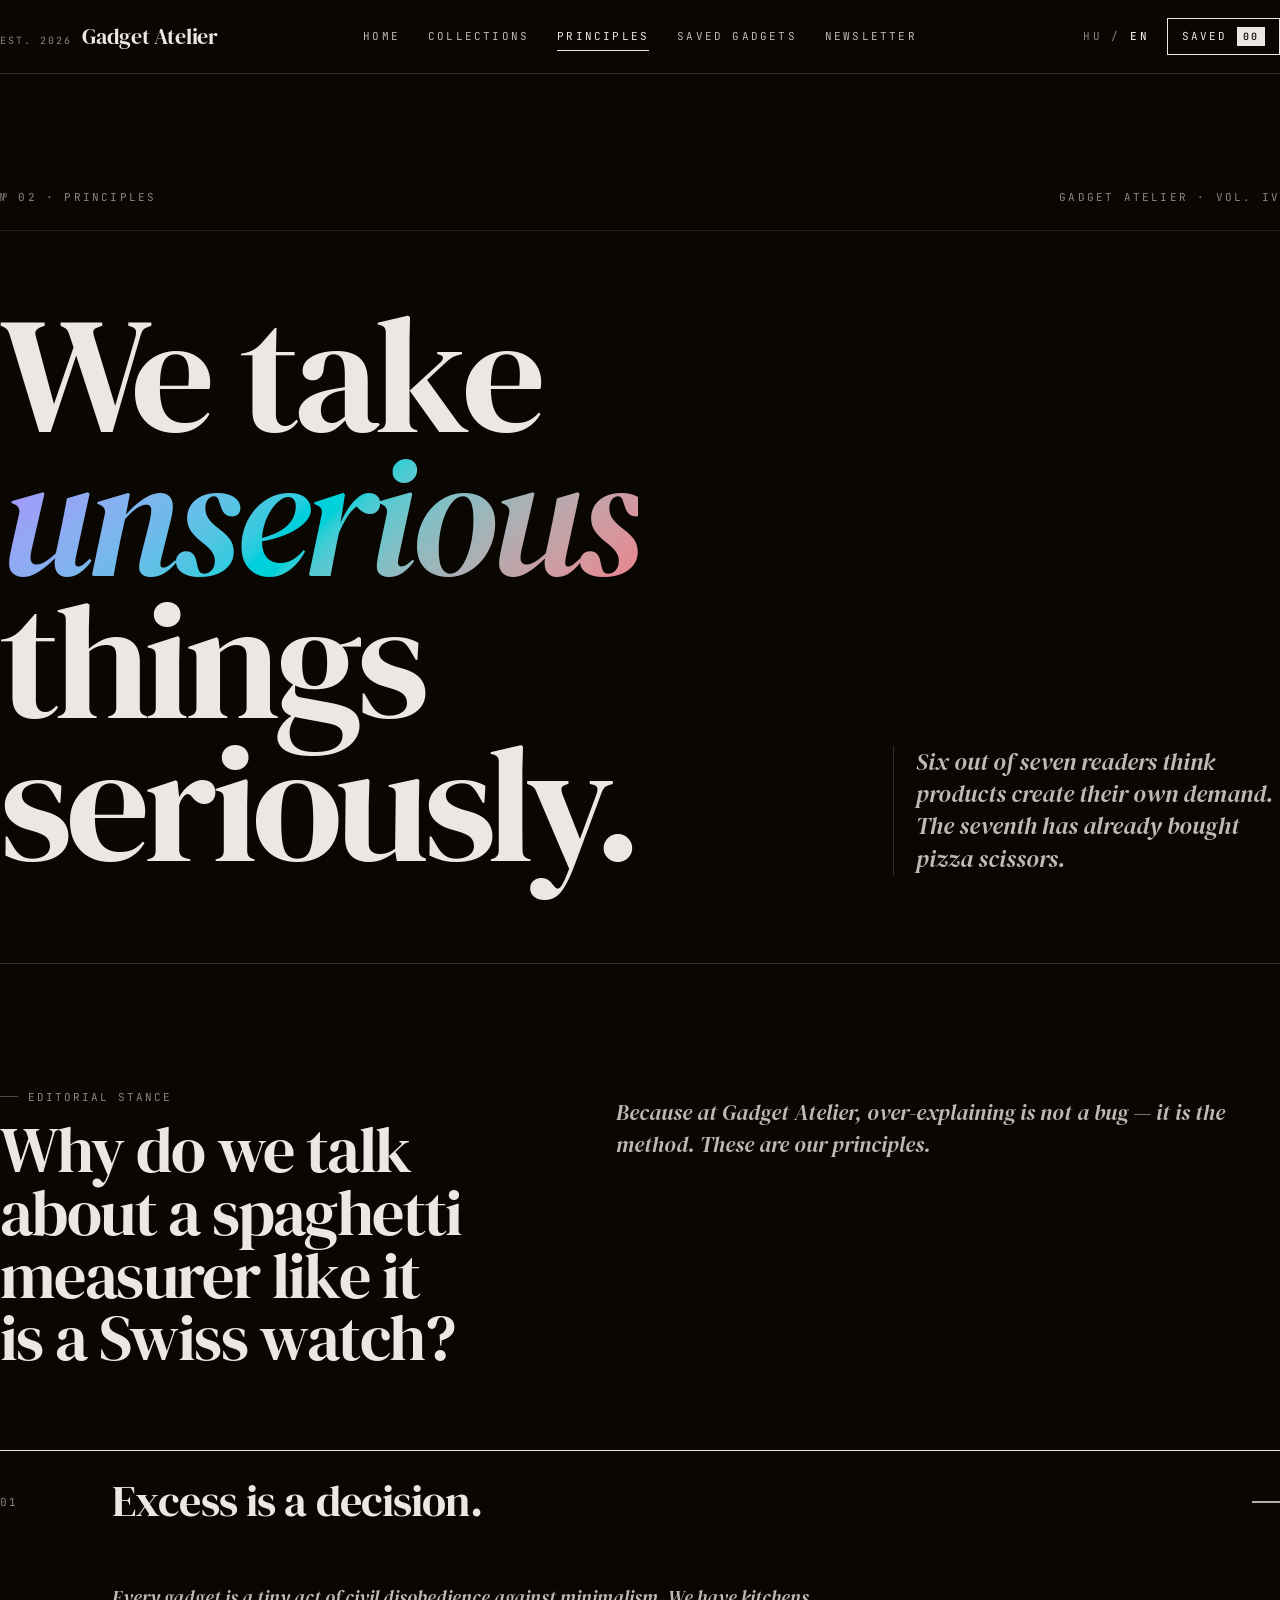
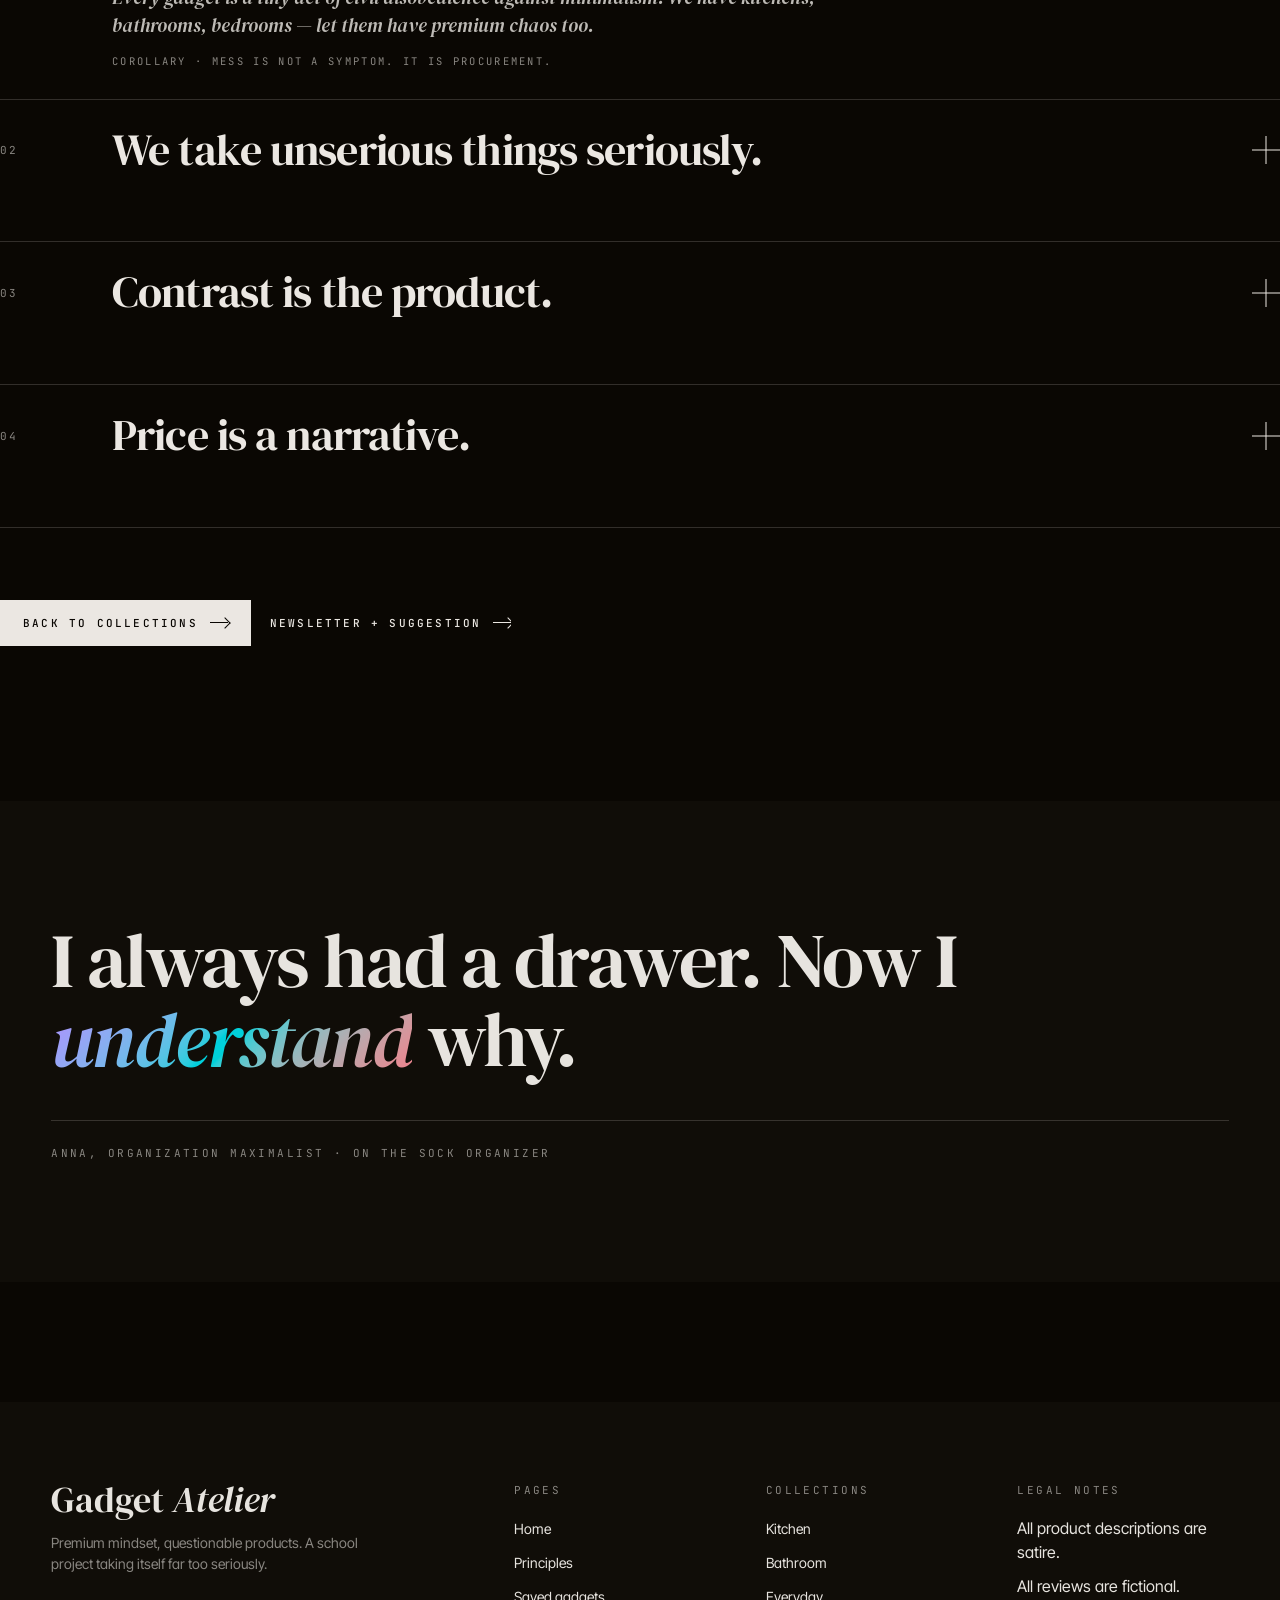
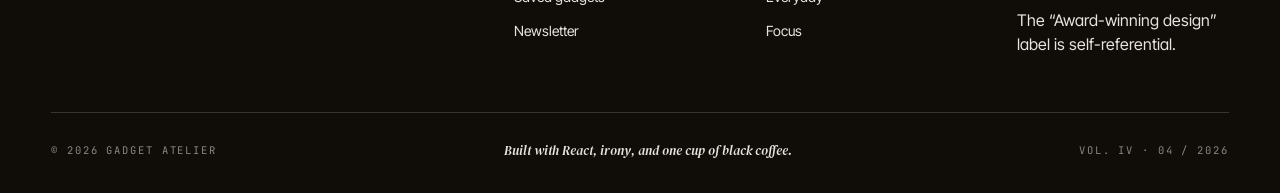
<file: alapelveink-en.html>
<!doctype html>
<html lang="en">
<head>
<meta charset="utf-8" />
<meta name="viewport" content="width=device-width, initial-scale=1" />
<title>Gadget Atelier — Principles</title>
<link rel="stylesheet" href="assets/system.css" />
<link rel="icon" href="data:image/svg+xml,%3Csvg xmlns='http://www.w3.org/2000/svg' viewBox='0 0 100 100'%3E%3Ctext y='78' font-size='80' font-family='serif'%3EK%3C/text%3E%3C/svg%3E" />
<style>
body {
  --paper: oklch(0.13 0.012 80);
  --paper-2: oklch(0.19 0.012 80);
  --ink: oklch(0.93 0.008 80);
  --ink-soft: oklch(0.79 0.008 80);
  --ink-mute: oklch(0.62 0.008 80);
  --rule: oklch(0.92 0.008 80 / 0.18);
  --rule-soft: oklch(0.92 0.008 80 / 0.10);
}

.principles-hero {
  padding: clamp(56px, 9vw, 116px) 0 clamp(48px, 7vw, 88px);
  border-bottom: 1px solid var(--rule);
}
.principles-hero__meta {
  display: flex;
  justify-content: space-between;
  align-items: baseline;
  gap: 20px;
  flex-wrap: wrap;
  padding-bottom: 24px;
  border-bottom: 1px solid var(--rule-soft);
  font-family: var(--mono);
  font-size: 11px;
  letter-spacing: 0.2em;
  text-transform: uppercase;
  color: var(--ink-mute);
}
.principles-hero__grid {
  display: grid;
  grid-template-columns: minmax(0, 1.35fr) minmax(280px, 0.65fr);
  gap: clamp(36px, 7vw, 88px);
  align-items: end;
  padding-top: clamp(36px, 6vw, 72px);
}
.principles-hero h1 {
  font-family: var(--serif);
  font-weight: 400;
  font-size: clamp(58px, 13vw, 172px);
  line-height: 0.86;
  letter-spacing: -0.035em;
  margin: 0;
  text-wrap: balance;
}
.principles-hero h1 em {
  font-style: italic;
  background: linear-gradient(135deg, var(--grad-a), var(--grad-b), var(--grad-c));
  -webkit-background-clip: text;
  background-clip: text;
  color: transparent;
}
.principles-hero__lead {
  margin: 0;
  max-width: 480px;
  font-family: var(--serif);
  font-size: clamp(18px, 2.4vw, 24px);
  line-height: 1.35;
  font-style: italic;
  color: var(--ink-soft);
  padding-left: 22px;
  border-left: 1px solid var(--rule);
}
.manifesto {
  padding: clamp(72px, 9vw, 128px) 0 40px;
}
.manifesto__intro {
  display: grid;
  grid-template-columns: minmax(260px, 0.9fr) minmax(0, 1.1fr);
  gap: clamp(32px, 6vw, 72px);
  align-items: start;
  margin-bottom: clamp(48px, 7vw, 80px);
}
.manifesto__intro h2 {
  font-family: var(--serif);
  font-weight: 400;
  font-size: clamp(34px, 5vw, 74px);
  line-height: 0.98;
  letter-spacing: -0.025em;
  margin: 14px 0 0;
  text-wrap: balance;
}
.manifesto__intro h2 em {
  font-style: italic;
  background: linear-gradient(135deg, var(--grad-a), var(--grad-b), var(--grad-c));
  -webkit-background-clip: text;
  background-clip: text;
  color: transparent;
}
.manifesto__intro p {
  font-family: var(--serif);
  font-style: italic;
  font-size: clamp(18px, 2vw, 22px);
  line-height: 1.45;
  color: var(--ink-soft);
  margin: 0;
  padding-top: 18px;
}
.manifesto__list {
  border-top: 1px solid var(--ink);
}
.principle {
  border-bottom: 1px solid var(--rule);
  padding: 28px 0;
  display: grid;
  grid-template-columns: 72px minmax(0, 1fr) 28px;
  gap: clamp(18px, 4vw, 40px);
  align-items: center;
  cursor: pointer;
}
.principle:hover .principle__title {
  color: var(--accent-ink);
}
.principle__num {
  font-family: var(--mono);
  font-size: 11px;
  letter-spacing: 0.2em;
  color: var(--ink-mute);
}
.principle__title {
  font-family: var(--serif);
  font-size: clamp(25px, 3.4vw, 44px);
  line-height: 1.05;
  letter-spacing: -0.02em;
  margin: 0;
  font-weight: 400;
  transition: color 180ms ease;
}
.principle__plus {
  width: 28px;
  height: 28px;
  position: relative;
}
.principle__plus::before,
.principle__plus::after {
  content: '';
  position: absolute;
  background: currentColor;
  transition: transform 240ms ease;
}
.principle__plus::before {
  left: 0;
  right: 0;
  top: 50%;
  height: 1px;
  transform: translateY(-50%);
}
.principle__plus::after {
  top: 0;
  bottom: 0;
  left: 50%;
  width: 1px;
  transform: translateX(-50%);
}
.principle.open .principle__plus::after {
  transform: translateX(-50%) rotate(90deg);
}
.principle__body {
  grid-column: 2 / 3;
  max-height: 0;
  overflow: hidden;
  opacity: 0;
  transition: max-height 320ms ease, opacity 220ms ease, padding 320ms ease;
}
.principle.open .principle__body {
  max-height: 340px;
  opacity: 1;
  padding-top: 18px;
}
.principle__body p {
  font-family: var(--serif);
  font-style: italic;
  font-size: 19px;
  line-height: 1.5;
  color: var(--ink-soft);
  max-width: 720px;
  margin: 0;
}
.principle__body .pull {
  font-family: var(--mono);
  font-size: 10.5px;
  letter-spacing: 0.22em;
  text-transform: uppercase;
  color: var(--ink-mute);
  margin-top: 14px;
  display: inline-block;
}
.principles-quote {
  background: var(--noir);
  color: var(--noir-text);
  margin-top: clamp(64px, 9vw, 116px);
  padding: clamp(72px, 10vw, 120px) 0;
}
.principles-quote h2 {
  font-family: var(--serif);
  font-weight: 400;
  font-size: clamp(34px, 6vw, 82px);
  line-height: 1.02;
  letter-spacing: -0.025em;
  max-width: 1040px;
  margin: 0;
}
.principles-quote h2 em {
  font-style: italic;
  background: linear-gradient(135deg, var(--grad-a), var(--grad-b), var(--grad-c));
  -webkit-background-clip: text;
  background-clip: text;
  color: transparent;
}
.principles-quote__cite {
  margin-top: 42px;
  padding-top: 24px;
  border-top: 1px solid var(--noir-rule);
  font-family: var(--mono);
  font-size: 11px;
  letter-spacing: 0.22em;
  text-transform: uppercase;
  color: var(--noir-mute);
}
.principles-actions {
  display: flex;
  flex-wrap: wrap;
  gap: 18px;
  padding-top: clamp(44px, 6vw, 72px);
}

.principles-hero__grid > * {
  animation: fade-up 620ms cubic-bezier(.2,.7,.2,1) both;
}
.principles-hero__grid > *:nth-child(2) { animation-delay: 90ms; }
.manifesto__intro {
  animation: fade-up 620ms cubic-bezier(.2,.7,.2,1) both;
  animation-delay: 120ms;
}
.manifesto__list .principle { animation: fade-up 620ms cubic-bezier(.2,.7,.2,1) both; }
.manifesto__list .principle:nth-child(2) { animation-delay: 80ms; }
.manifesto__list .principle:nth-child(3) { animation-delay: 140ms; }
.manifesto__list .principle:nth-child(4) { animation-delay: 200ms; }
.principles-quote__cite {
  animation: fade-up 620ms cubic-bezier(.2,.7,.2,1) both;
  animation-delay: 120ms;
}

@keyframes fade-up {
  from { opacity: 0; transform: translateY(22px); }
  to { opacity: 1; transform: translateY(0); }
}

@media (max-width: 840px) {
  .principles-hero__grid,
  .manifesto__intro {
    grid-template-columns: 1fr;
  }
  .principles-hero__lead {
    max-width: none;
  }
}
@media (max-width: 560px) {
  .principle {
    grid-template-columns: 48px minmax(0, 1fr) 24px;
    padding: 24px 0;
  }
  .principle__body {
    grid-column: 1 / -1;
  }
}
</style>
</head>
<body data-screen-label="02 Principles">

<header class="nav">
  <div class="shell nav__inner">
    <div class="nav__brand">
      <span class="nav__brand-mark">Est. 2026</span>
      <span>Gadget Atelier</span>
    </div>
    <nav class="nav__center" aria-label="Main menu">
      <a href="index-en.html">Home</a>
      <a href="index-en.html#kollekciok">Collections</a>
      <a href="alapelveink-en.html" aria-current="page">Principles</a>
      <a href="mentett-en.html">Saved gadgets</a>
      <a href="hirlevel-en.html">Newsletter</a>
    </nav>
    <div class="nav__right">
      <span class="nav__lang"><a href="alapelveink.html" class="nav__lang-link" lang="hu">HU</a> / <strong><a href="alapelveink-en.html" class="nav__lang-link is-active" aria-current="true" lang="en">EN</a></strong></span>
      <a href="mentett-en.html" class="nav__saved">
        Saved
        <span class="nav__saved-count" data-saved-count>00</span>
      </a>
      <button class="nav__burger" aria-label="Menu"></button>
    </div>
  </div>
</header>

<main>
  <section class="principles-hero shell">
    <div class="principles-hero__meta">
      <span>№ 02 · Principles</span>
      <span>Gadget Atelier · Vol. IV</span>
    </div>
    <div class="principles-hero__grid">
      <h1>We take <em>unserious</em> things seriously.</h1>
      <p class="principles-hero__lead">Six out of seven readers think products create their own demand. The seventh has already bought pizza scissors.</p>
    </div>
  </section>

  <section class="manifesto shell" id="alapelveink">
    <div class="manifesto__intro">
      <div>
        <span class="kicker">Editorial stance</span>
        <h2>Why do we talk about a spaghetti measurer like it is a Swiss watch?</h2>
      </div>
      <p>Because at Gadget Atelier, over-explaining is not a bug — it is the method. These are our principles.</p>
    </div>

    <div class="manifesto__list" role="list">
      <article class="principle open" role="button" tabindex="0" aria-expanded="true">
        <span class="principle__num">01</span>
        <h3 class="principle__title">Excess is a decision.</h3>
        <span class="principle__plus" aria-hidden="true"></span>
        <div class="principle__body">
          <p>Every gadget is a tiny act of civil disobedience against minimalism. We have kitchens, bathrooms, bedrooms — let them have premium chaos too.</p>
          <span class="pull">Corollary · Mess is not a symptom. It is procurement.</span>
        </div>
      </article>

      <article class="principle" role="button" tabindex="0" aria-expanded="false">
        <span class="principle__num">02</span>
        <h3 class="principle__title">We take unserious things seriously.</h3>
        <span class="principle__plus" aria-hidden="true"></span>
        <div class="principle__body">
          <p>Pizza scissors alone are ridiculous. On marble, in soft lighting, in 48pt typography, they become a body of work. Context is expensive.</p>
          <span class="pull">Corollary · Form does not follow function. It precedes it.</span>
        </div>
      </article>

      <article class="principle" role="button" tabindex="0" aria-expanded="false">
        <span class="principle__num">03</span>
        <h3 class="principle__title">Contrast is the product.</h3>
        <span class="principle__plus" aria-hidden="true"></span>
        <div class="principle__body">
          <p>We do not sell the gadget. We sell the feeling that you understood something others missed. Overdesign changes not the object, but your relationship to it.</p>
          <span class="pull">Corollary · The customer is the product. The product is the recipe.</span>
        </div>
      </article>

      <article class="principle" role="button" tabindex="0" aria-expanded="false">
        <span class="principle__num">04</span>
        <h3 class="principle__title">Price is a narrative.</h3>
        <span class="principle__plus" aria-hidden="true"></span>
        <div class="principle__body">
          <p>14,990 HUF. 24,990 HUF. The trailing nine is not math. It is mood and story. Price says in one line what the product cannot.</p>
          <span class="pull">Corollary · Expensive is what earns its story.</span>
        </div>
      </article>
    </div>

    <div class="principles-actions">
      <a href="index-en.html#kollekciok" class="btn btn--solid">Back to collections<span class="arrow"></span></a>
      <a href="hirlevel-en.html" class="btn btn--ghost">Newsletter + suggestion<span class="arrow"></span></a>
    </div>
  </section>

  <section class="principles-quote">
    <div class="shell">
      <h2 class="reveal">I always had a drawer. Now I <em>understand</em> why.</h2>
      <div class="principles-quote__cite">Anna, organization maximalist · on the sock organizer</div>
    </div>
  </section>
</main>

<footer class="foot">
  <div class="shell">
    <div class="foot__grid">
      <div class="foot__col foot__brand">
        <p class="foot__brand-name">Gadget <em>Atelier</em></p>
        <p class="foot__tag">Premium mindset, questionable products. A school project taking itself far too seriously.</p>
      </div>
      <div class="foot__col">
        <h4>Pages</h4>
        <ul>
          <li><a href="index-en.html">Home</a></li>
          <li><a href="alapelveink-en.html">Principles</a></li>
          <li><a href="mentett-en.html">Saved gadgets</a></li>
          <li><a href="hirlevel-en.html">Newsletter</a></li>
        </ul>
      </div>
      <div class="foot__col">
        <h4>Collections</h4>
        <ul>
          <li><a href="index-en.html#konyhai">Kitchen</a></li>
          <li><a href="index-en.html#furdoszobai">Bathroom</a></li>
          <li><a href="index-en.html#eletmento">Everyday</a></li>
          <li><a href="index-en.html#iroda">Focus</a></li>
        </ul>
      </div>
      <div class="foot__col">
        <h4>Legal notes</h4>
        <ul>
          <li>All product descriptions are satire.</li>
          <li>All reviews are fictional.</li>
          <li>The “Award-winning design” label is self-referential.</li>
        </ul>
      </div>
    </div>
    <div class="foot__bottom">
      <span>© 2026 Gadget Atelier</span>
      <em>Built with React, irony, and one cup of black coffee.</em>
      <span>Vol. IV · 04 / 2026</span>
    </div>
  </div>
</footer>

<script src="assets/app.js"></script>
<script>
document.querySelectorAll('.principle').forEach(item => {
  function toggle() {
    const open = !item.classList.contains('open');
    item.classList.toggle('open', open);
    item.setAttribute('aria-expanded', open ? 'true' : 'false');
  }
  item.addEventListener('click', toggle);
  item.addEventListener('keydown', (event) => {
    if (event.key !== 'Enter' && event.key !== ' ') return;
    event.preventDefault();
    toggle();
  });
});
</script>
</body>
</html>
</file>
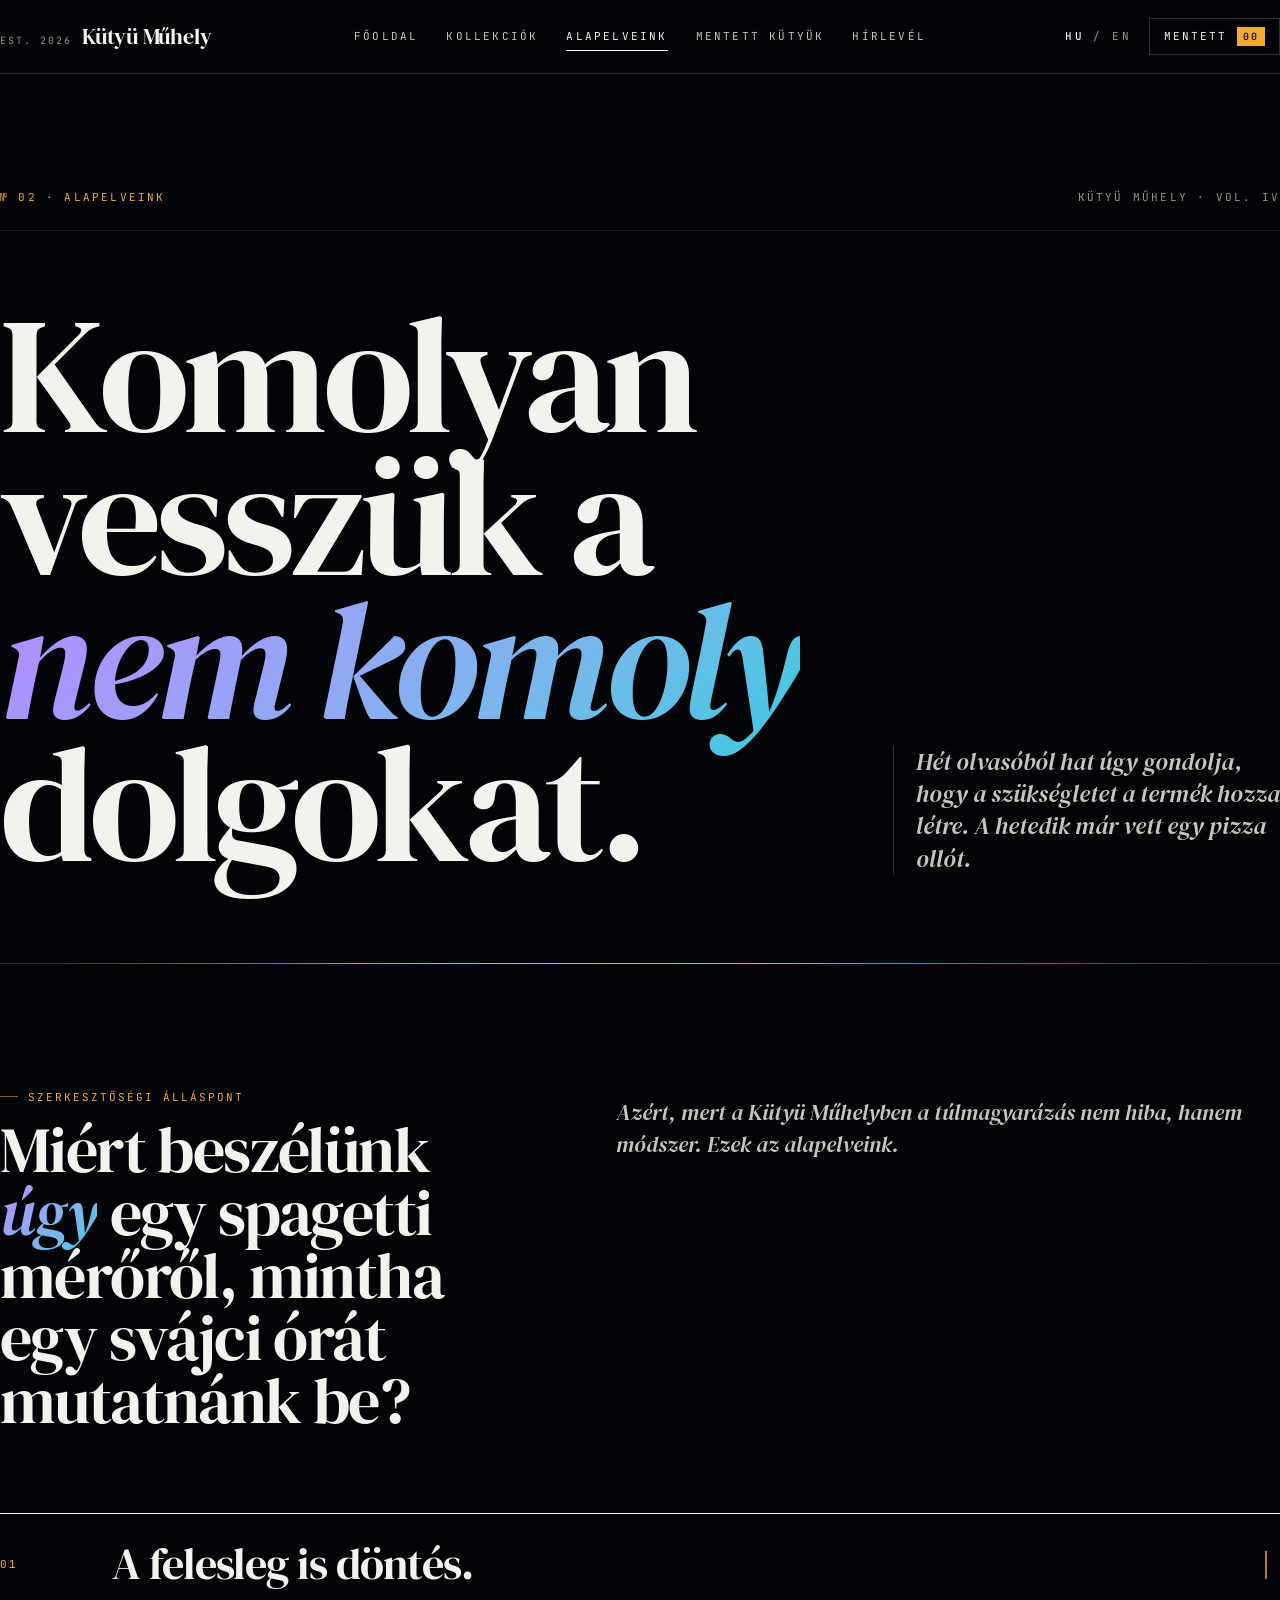
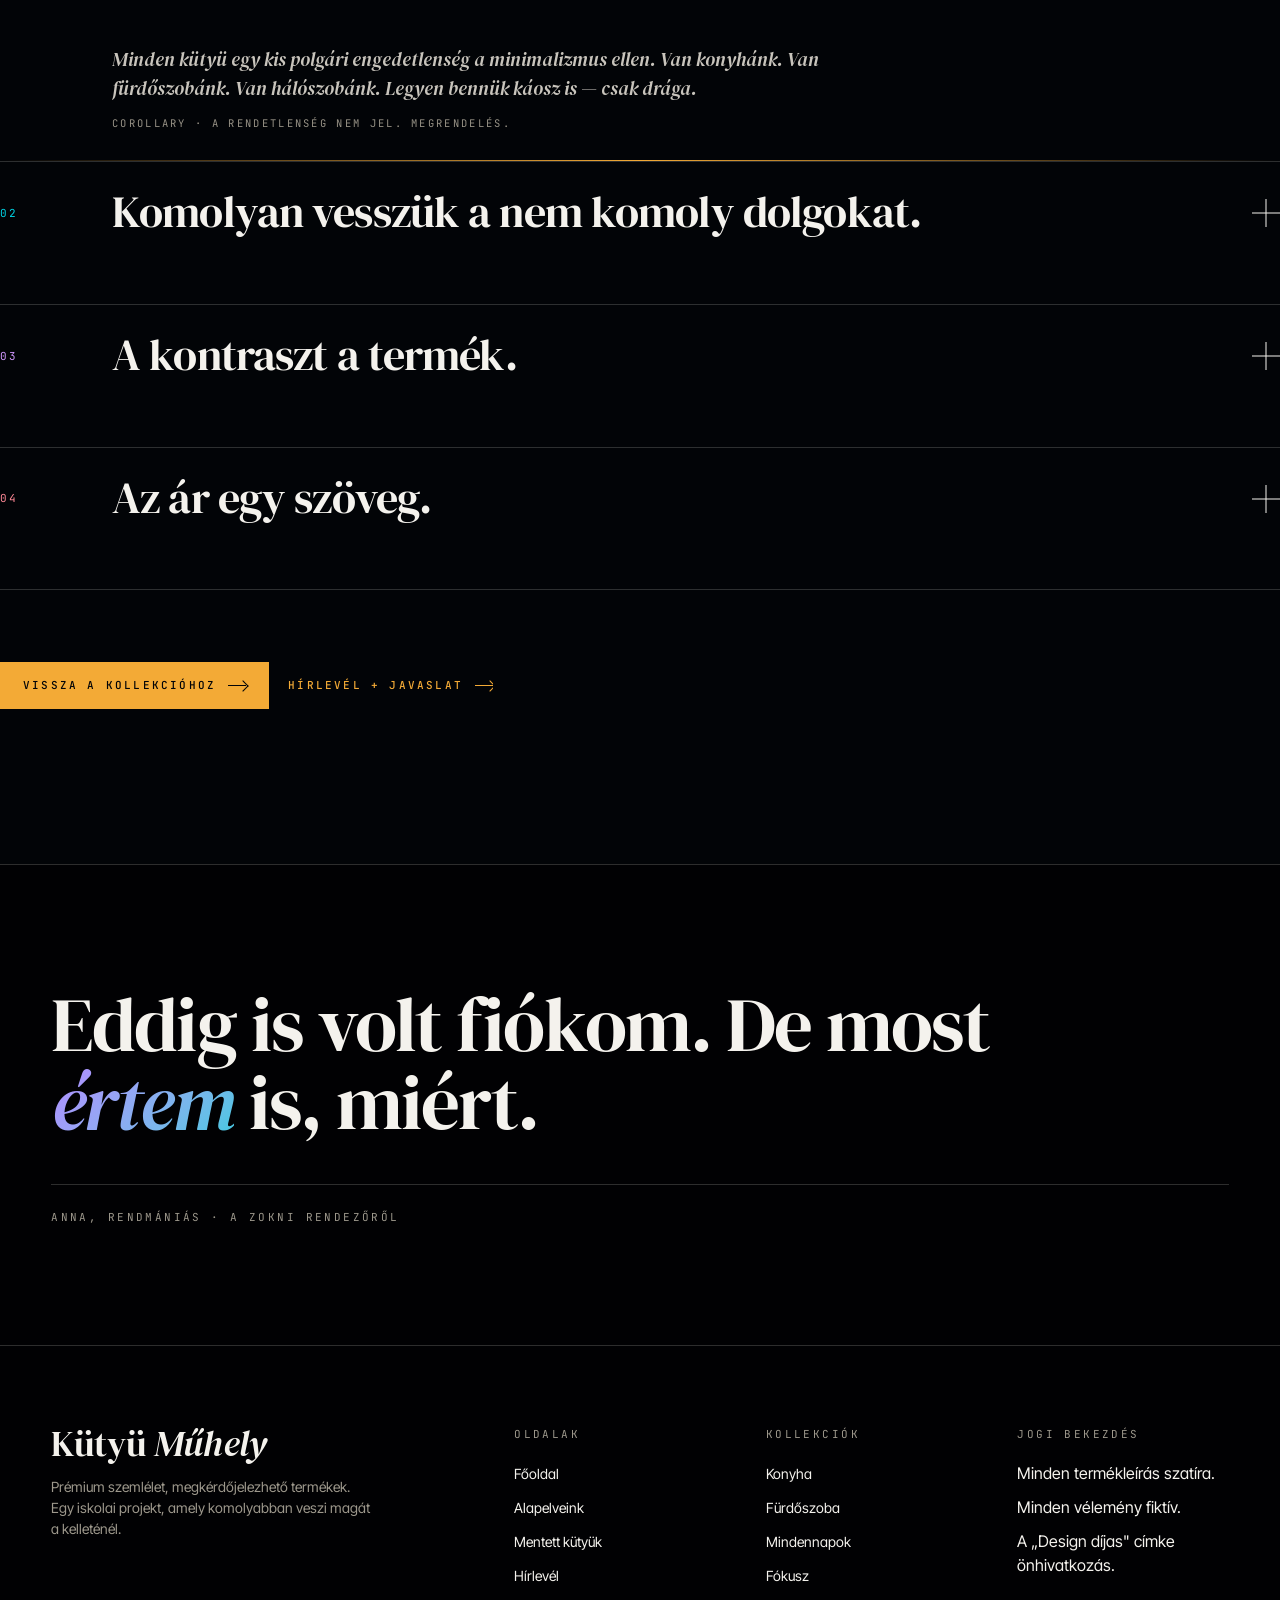
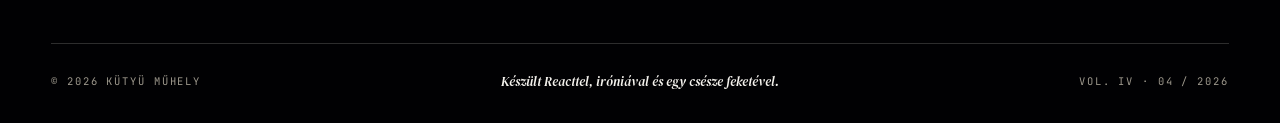
<file: alapelveink.html>
<!doctype html>
<html lang="hu">
<head>
<meta charset="utf-8" />
<meta name="viewport" content="width=device-width, initial-scale=1" />
<title>Kütyü Műhely — Alapelveink</title>
<link rel="stylesheet" href="assets/system.css" />
<link rel="icon" href="data:image/svg+xml,%3Csvg xmlns='http://www.w3.org/2000/svg' viewBox='0 0 100 100'%3E%3Ctext y='78' font-size='80' font-family='serif'%3EK%3C/text%3E%3C/svg%3E" />
<style>
.principles-hero {
  padding: clamp(56px, 9vw, 116px) 0 clamp(48px, 7vw, 88px);
  border-bottom: 1px solid var(--rule);
}
.principles-hero__meta {
  display: flex;
  justify-content: space-between;
  align-items: baseline;
  gap: 20px;
  flex-wrap: wrap;
  padding-bottom: 24px;
  border-bottom: 1px solid var(--rule-soft);
  font-family: var(--mono);
  font-size: 11px;
  letter-spacing: 0.2em;
  text-transform: uppercase;
  color: var(--ink-mute);
}
.principles-hero__grid {
  display: grid;
  grid-template-columns: minmax(0, 1.35fr) minmax(280px, 0.65fr);
  gap: clamp(36px, 7vw, 88px);
  align-items: end;
  padding-top: clamp(36px, 6vw, 72px);
}
.principles-hero h1 {
  font-family: var(--serif);
  font-weight: 400;
  font-size: clamp(58px, 13vw, 172px);
  line-height: 0.86;
  letter-spacing: -0.035em;
  margin: 0;
  text-wrap: balance;
}
.principles-hero h1 em {
  font-style: italic;
  background: linear-gradient(135deg, var(--grad-a), var(--grad-b), var(--grad-c));
  -webkit-background-clip: text;
  background-clip: text;
  color: transparent;
}
.principles-hero__lead {
  margin: 0;
  max-width: 480px;
  font-family: var(--serif);
  font-size: clamp(18px, 2.4vw, 24px);
  line-height: 1.35;
  font-style: italic;
  color: var(--ink-soft);
  padding-left: 22px;
  border-left: 1px solid var(--rule);
}
.manifesto {
  padding: clamp(72px, 9vw, 128px) 0 40px;
}
.manifesto__intro {
  display: grid;
  grid-template-columns: minmax(260px, 0.9fr) minmax(0, 1.1fr);
  gap: clamp(32px, 6vw, 72px);
  align-items: start;
  margin-bottom: clamp(48px, 7vw, 80px);
}
.manifesto__intro h2 {
  font-family: var(--serif);
  font-weight: 400;
  font-size: clamp(34px, 5vw, 74px);
  line-height: 0.98;
  letter-spacing: -0.025em;
  margin: 14px 0 0;
  text-wrap: balance;
}
.manifesto__intro h2 em {
  font-style: italic;
  background: linear-gradient(135deg, var(--grad-a), var(--grad-b), var(--grad-c));
  -webkit-background-clip: text;
  background-clip: text;
  color: transparent;
}
.manifesto__intro p {
  font-family: var(--serif);
  font-style: italic;
  font-size: clamp(18px, 2vw, 22px);
  line-height: 1.45;
  color: var(--ink-soft);
  margin: 0;
  padding-top: 18px;
}
.manifesto__list {
  border-top: 1px solid var(--ink);
}
.principle {
  border-bottom: 1px solid var(--rule);
  padding: 28px 0;
  display: grid;
  grid-template-columns: 72px minmax(0, 1fr) 28px;
  gap: clamp(18px, 4vw, 40px);
  align-items: center;
  cursor: pointer;
}
.principle:hover .principle__title {
  color: var(--accent-ink);
}
.principle__num {
  font-family: var(--mono);
  font-size: 11px;
  letter-spacing: 0.2em;
  color: var(--ink-mute);
}
.principle__title {
  font-family: var(--serif);
  font-size: clamp(25px, 3.4vw, 44px);
  line-height: 1.05;
  letter-spacing: -0.02em;
  margin: 0;
  font-weight: 400;
  transition: color 180ms ease;
}
.principle__plus {
  width: 28px;
  height: 28px;
  position: relative;
}
.principle__plus::before,
.principle__plus::after {
  content: '';
  position: absolute;
  background: currentColor;
  transition: transform 240ms ease;
}
.principle__plus::before {
  left: 0;
  right: 0;
  top: 50%;
  height: 1px;
  transform: translateY(-50%);
}
.principle__plus::after {
  top: 0;
  bottom: 0;
  left: 50%;
  width: 1px;
  transform: translateX(-50%);
}
.principle.open .principle__plus::after {
  transform: translateX(-50%) rotate(90deg);
}
.principle__body {
  grid-column: 2 / 3;
  max-height: 0;
  overflow: hidden;
  opacity: 0;
  transition: max-height 320ms ease, opacity 220ms ease, padding 320ms ease;
}
.principle.open .principle__body {
  max-height: 340px;
  opacity: 1;
  padding-top: 18px;
}
.principle__body p {
  font-family: var(--serif);
  font-style: italic;
  font-size: 19px;
  line-height: 1.5;
  color: var(--ink-soft);
  max-width: 720px;
  margin: 0;
}
.principle__body .pull {
  font-family: var(--mono);
  font-size: 10.5px;
  letter-spacing: 0.22em;
  text-transform: uppercase;
  color: var(--ink-mute);
  margin-top: 14px;
  display: inline-block;
}
.principles-quote {
  background: var(--noir);
  color: var(--noir-text);
  margin-top: clamp(64px, 9vw, 116px);
  padding: clamp(72px, 10vw, 120px) 0;
}
.principles-quote h2 {
  font-family: var(--serif);
  font-weight: 400;
  font-size: clamp(34px, 6vw, 82px);
  line-height: 1.02;
  letter-spacing: -0.025em;
  max-width: 1040px;
  margin: 0;
}
.principles-quote h2 em {
  font-style: italic;
  background: linear-gradient(135deg, var(--grad-a), var(--grad-b), var(--grad-c));
  -webkit-background-clip: text;
  background-clip: text;
  color: transparent;
}
.principles-quote__cite {
  margin-top: 42px;
  padding-top: 24px;
  border-top: 1px solid var(--noir-rule);
  font-family: var(--mono);
  font-size: 11px;
  letter-spacing: 0.22em;
  text-transform: uppercase;
  color: var(--noir-mute);
}
.principles-actions {
  display: flex;
  flex-wrap: wrap;
  gap: 18px;
  padding-top: clamp(44px, 6vw, 72px);
}
@media (max-width: 840px) {
  .principles-hero__grid,
  .manifesto__intro {
    grid-template-columns: 1fr;
  }
  .principles-hero__lead {
    max-width: none;
  }
}
@media (max-width: 560px) {
  .principle {
    grid-template-columns: 48px minmax(0, 1fr) 24px;
    padding: 24px 0;
  }
  .principle__body {
    grid-column: 1 / -1;
  }
}
</style>
</head>
<body data-screen-label="02 Alapelveink">

<header class="nav">
  <div class="shell nav__inner">
    <div class="nav__brand">
      <span class="nav__brand-mark">Est. 2026</span>
      <span>Kütyü Műhely</span>
    </div>
    <nav class="nav__center" aria-label="Főmenü">
      <a href="index.html">Főoldal</a>
      <a href="index.html#kollekciok">Kollekciók</a>
      <a href="alapelveink.html" aria-current="page">Alapelveink</a>
      <a href="mentett.html">Mentett kütyük</a>
      <a href="hirlevel.html">Hírlevél</a>
    </nav>
    <div class="nav__right">
      <span class="nav__lang"><strong>HU</strong> / EN</span>
      <a href="mentett.html" class="nav__saved">
        Mentett
        <span class="nav__saved-count" data-saved-count>00</span>
      </a>
      <button class="nav__burger" aria-label="Menü"></button>
    </div>
  </div>
</header>

<main>
  <section class="principles-hero shell">
    <div class="principles-hero__meta">
      <span>№ 02 · Alapelveink</span>
      <span>Kütyü Műhely · Vol. IV</span>
    </div>
    <div class="principles-hero__grid">
      <h1>Komolyan vesszük a <em>nem komoly</em> dolgokat.</h1>
      <p class="principles-hero__lead">Hét olvasóból hat úgy gondolja, hogy a szükségletet a termék hozza létre. A hetedik már vett egy pizza ollót.</p>
    </div>
  </section>

  <section class="manifesto shell" id="alapelveink">
    <div class="manifesto__intro">
      <div>
        <span class="kicker">Szerkesztőségi álláspont</span>
        <h2>Miért beszélünk <em>úgy</em> egy spagetti mérőről, mintha egy svájci órát mutatnánk be?</h2>
      </div>
      <p>Azért, mert a Kütyü Műhelyben a túlmagyarázás nem hiba, hanem módszer. Ezek az alapelveink.</p>
    </div>

    <div class="manifesto__list" role="list">
      <article class="principle open" role="button" tabindex="0" aria-expanded="true">
        <span class="principle__num">01</span>
        <h3 class="principle__title">A felesleg is döntés.</h3>
        <span class="principle__plus" aria-hidden="true"></span>
        <div class="principle__body">
          <p>Minden kütyü egy kis polgári engedetlenség a minimalizmus ellen. Van konyhánk. Van fürdőszobánk. Van hálószobánk. Legyen bennük káosz is — csak drága.</p>
          <span class="pull">Corollary · A rendetlenség nem jel. Megrendelés.</span>
        </div>
      </article>

      <article class="principle" role="button" tabindex="0" aria-expanded="false">
        <span class="principle__num">02</span>
        <h3 class="principle__title">Komolyan vesszük a nem komoly dolgokat.</h3>
        <span class="principle__plus" aria-hidden="true"></span>
        <div class="principle__body">
          <p>A pizza olló önmagában nevetséges. Márványpulton, tompa világításban, 48 pontos tipográfiával viszont már egy életmű. A kontextus nem olcsó.</p>
          <span class="pull">Corollary · A forma nem követi a funkciót. Megelőzi.</span>
        </div>
      </article>

      <article class="principle" role="button" tabindex="0" aria-expanded="false">
        <span class="principle__num">03</span>
        <h3 class="principle__title">A kontraszt a termék.</h3>
        <span class="principle__plus" aria-hidden="true"></span>
        <div class="principle__body">
          <p>Nem a kütyüt adjuk el. Azt az érzést adjuk el, hogy te most valami olyat értettél meg, amit más nem. Ez a túldizájn lényege: nem a tárgy változik meg, hanem a viszonyod hozzá.</p>
          <span class="pull">Corollary · A vásárló a termék. A termék csak a recept.</span>
        </div>
      </article>

      <article class="principle" role="button" tabindex="0" aria-expanded="false">
        <span class="principle__num">04</span>
        <h3 class="principle__title">Az ár egy szöveg.</h3>
        <span class="principle__plus" aria-hidden="true"></span>
        <div class="principle__body">
          <p>14 990 forint. 24 990 forint. A kilences nem matematika. Hangulat. Történet. Az ár olyan üzenet, amit a termék nem tudna ilyen tömören elmondani.</p>
          <span class="pull">Corollary · Drága az, aminek a története megéri.</span>
        </div>
      </article>
    </div>

    <div class="principles-actions">
      <a href="index.html#kollekciok" class="btn btn--solid">Vissza a kollekcióhoz<span class="arrow"></span></a>
      <a href="hirlevel.html" class="btn btn--ghost">Hírlevél + javaslat<span class="arrow"></span></a>
    </div>
  </section>

  <section class="principles-quote">
    <div class="shell">
      <h2 class="reveal">Eddig is volt fiókom. De most <em>értem</em> is, miért.</h2>
      <div class="principles-quote__cite">Anna, rendmániás · a Zokni rendezőről</div>
    </div>
  </section>
</main>

<footer class="foot">
  <div class="shell">
    <div class="foot__grid">
      <div class="foot__col foot__brand">
        <p class="foot__brand-name">Kütyü <em>Műhely</em></p>
        <p class="foot__tag">Prémium szemlélet, megkérdőjelezhető termékek. Egy iskolai projekt, amely komolyabban veszi magát a kelleténél.</p>
      </div>
      <div class="foot__col">
        <h4>Oldalak</h4>
        <ul>
          <li><a href="index.html">Főoldal</a></li>
          <li><a href="alapelveink.html">Alapelveink</a></li>
          <li><a href="mentett.html">Mentett kütyük</a></li>
          <li><a href="hirlevel.html">Hírlevél</a></li>
        </ul>
      </div>
      <div class="foot__col">
        <h4>Kollekciók</h4>
        <ul>
          <li><a href="index.html#konyhai">Konyha</a></li>
          <li><a href="index.html#furdoszobai">Fürdőszoba</a></li>
          <li><a href="index.html#eletmento">Mindennapok</a></li>
          <li><a href="index.html#iroda">Fókusz</a></li>
        </ul>
      </div>
      <div class="foot__col">
        <h4>Jogi bekezdés</h4>
        <ul>
          <li>Minden termékleírás szatíra.</li>
          <li>Minden vélemény fiktív.</li>
          <li>A „Design díjas" címke önhivatkozás.</li>
        </ul>
      </div>
    </div>
    <div class="foot__bottom">
      <span>© 2026 Kütyü Műhely</span>
      <em>Készült Reacttel, iróniával és egy csésze feketével.</em>
      <span>Vol. IV · 04 / 2026</span>
    </div>
  </div>
</footer>

<script src="assets/app.js"></script>
<script>
document.querySelectorAll('.principle').forEach(item => {
  function toggle() {
    const open = !item.classList.contains('open');
    item.classList.toggle('open', open);
    item.setAttribute('aria-expanded', open ? 'true' : 'false');
  }
  item.addEventListener('click', toggle);
  item.addEventListener('keydown', (event) => {
    if (event.key !== 'Enter' && event.key !== ' ') return;
    event.preventDefault();
    toggle();
  });
});
</script>
</body>
</html>
</file>
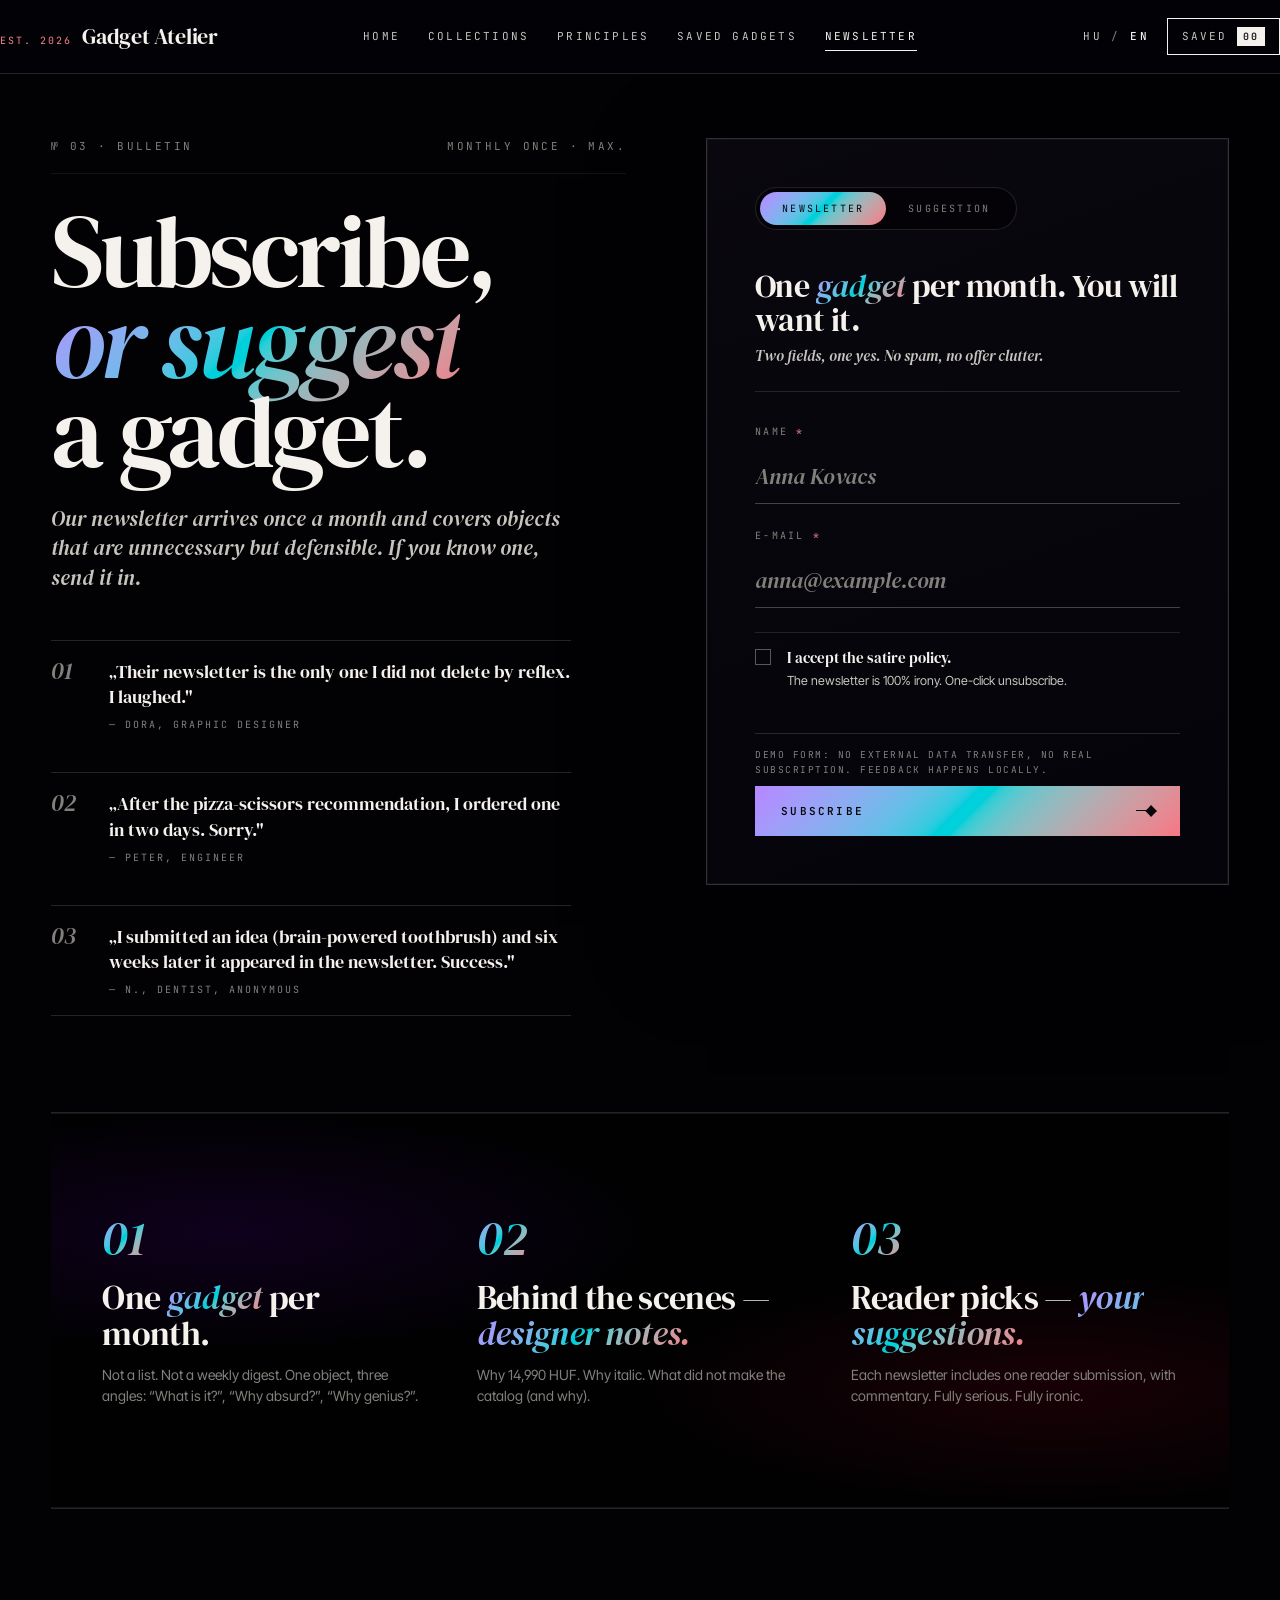
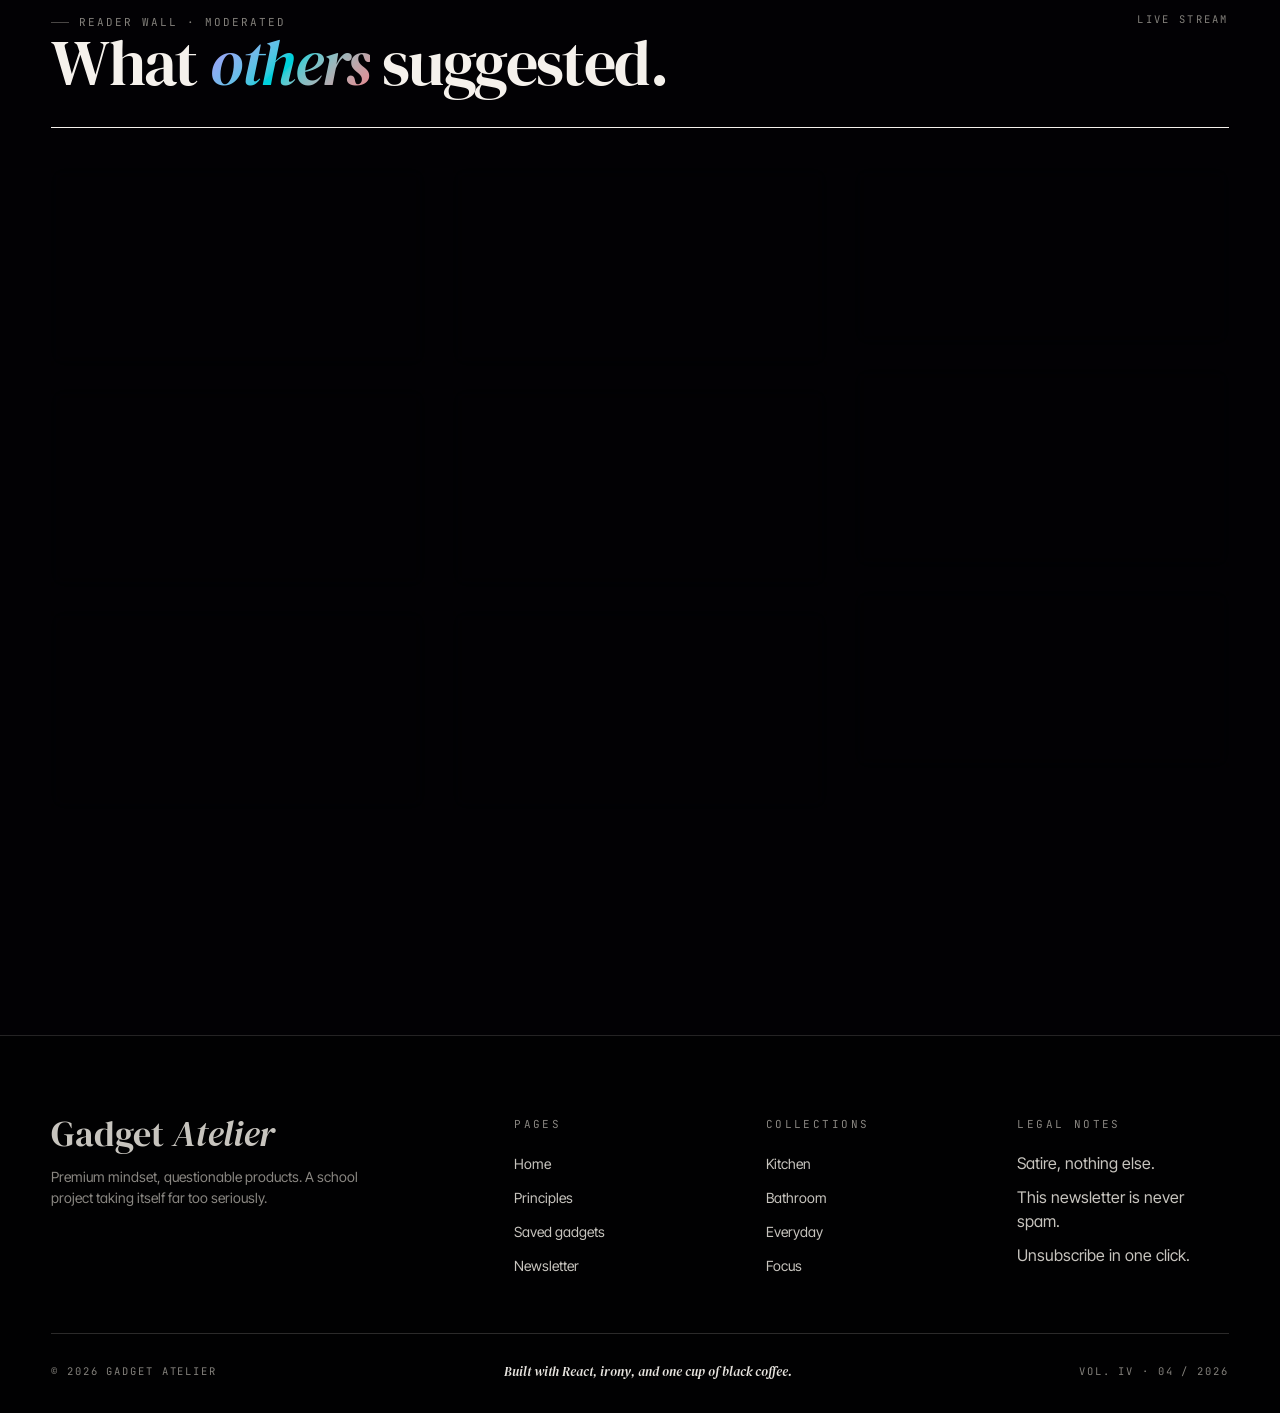
<file: hirlevel-en.html>
<!doctype html>
<html lang="en">
<head>
<meta charset="utf-8" />
<meta name="viewport" content="width=device-width, initial-scale=1" />
<title>Gadget Atelier — Newsletter & Suggestion</title>
<link rel="stylesheet" href="assets/system.css" />
<link rel="icon" href="data:image/svg+xml,%3Csvg xmlns='http://www.w3.org/2000/svg' viewBox='0 0 100 100'%3E%3Ctext y='78' font-size='80' font-family='serif'%3EK%3C/text%3E%3C/svg%3E" />
<style>
/* ========= NOIR PREMIUM THEME OVERRIDE ========= */
:root {
  --paper:   oklch(0.12 0.015 285);
  --paper-2: oklch(0.16 0.018 285);
  --paper-3: oklch(0.20 0.020 285);
  --ink:     oklch(0.96 0.008 80);
  --ink-soft: oklch(0.82 0.008 80);
  --ink-mute: oklch(0.60 0.008 80);
  --rule:      oklch(0.96 0.008 80 / 0.14);
  --rule-soft: oklch(0.96 0.008 80 / 0.07);
  --accent: oklch(0.74 0.14 15);
  --accent-ink: oklch(0.82 0.14 15);
}
html, body { background: oklch(0.08 0.015 285); color: var(--ink); }
body::before {
  content: ''; position: fixed; inset: 0; z-index: -1; pointer-events: none;
  background:
    radial-gradient(ellipse 80% 60% at 85% 0%,   oklch(0.30 0.14 15  / 0.40) 0%, transparent 60%),
    radial-gradient(ellipse 70% 50% at 0% 100%,  oklch(0.28 0.12 300 / 0.40) 0%, transparent 55%),
    radial-gradient(ellipse 60% 50% at 50% 50%,  oklch(0.22 0.08 200 / 0.20) 0%, transparent 70%),
    linear-gradient(180deg, oklch(0.08 0.015 285) 0%, oklch(0.10 0.020 300) 50%, oklch(0.08 0.018 285) 100%);
}
body::after {
  content: ''; position: fixed; inset: 0; z-index: -1; pointer-events: none;
  background-image:
    radial-gradient(circle at 25% 25%, oklch(0.96 0.008 80 / 0.03) 1px, transparent 1px);
  background-size: 3px 3px;
  opacity: 0.4;
}
.nav { background: oklch(0.10 0.018 285 / 0.85); backdrop-filter: blur(14px); -webkit-backdrop-filter: blur(14px); border-bottom-color: var(--rule); }
.nav__brand-mark { color: var(--accent); }
.nav a { color: var(--ink-soft); }
.nav a:hover { color: var(--ink); }
.btn { border-color: var(--ink); color: var(--ink); }
.btn--solid { background: var(--ink); color: oklch(0.12 0.015 285); }
.btn--ghost { background: transparent; color: var(--ink-soft); border-color: var(--rule); }
.btn--ghost:hover { border-color: var(--ink); color: var(--ink); }
.ph {
  background:
    repeating-linear-gradient(135deg, oklch(0.96 0.008 80 / 0.05) 0 6px, transparent 6px 12px),
    linear-gradient(135deg, oklch(0.20 0.04 300) 0%, oklch(0.18 0.04 15) 100%);
  border: 1px solid oklch(0.96 0.008 80 / 0.12);
}
.ph__label { color: oklch(0.80 0.008 80 / 0.7); }
.foot { background: oklch(0.06 0.015 285); border-top: 1px solid var(--rule); color: var(--ink-soft); }
.foot a { color: var(--ink-soft); }
.foot a:hover { color: var(--ink); }
.foot__bottom { border-top-color: var(--rule); color: var(--ink-mute); }
.toast { background: oklch(0.18 0.02 285); color: var(--ink); border: 1px solid var(--rule); }

/* Split masthead: left copy / right form */
.split {
  display: grid;
  grid-template-columns: 1.1fr 1fr;
  gap: 80px;
  padding: 64px 0 96px;
  align-items: start;
  border-bottom: 1px solid var(--rule);
}
.split__meta {
  display: flex; justify-content: space-between;
  padding-bottom: 18px; border-bottom: 1px solid var(--rule-soft);
  font-family: var(--mono); font-size: 11px; letter-spacing: 0.22em;
  text-transform: uppercase; color: var(--ink-mute);
}
.split__title {
  font-family: var(--serif); font-weight: 400;
  font-size: clamp(52px, 8vw, 140px);
  line-height: 0.88; letter-spacing: -0.035em;
  margin: 32px 0 0;
}
.split__title em { font-style: italic; background: linear-gradient(135deg, var(--grad-a), var(--grad-b), var(--grad-c)); -webkit-background-clip: text; background-clip: text; color: transparent; }

.split__lead {
  margin-top: 28px; font-family: var(--serif); font-style: italic;
  font-size: 21px; line-height: 1.4; color: var(--ink-soft); max-width: 520px;
}
.split__quotes {
  margin-top: 48px; display: grid; gap: 22px;
  max-width: 520px;
}
.q-item {
  padding: 18px 0; border-top: 1px solid var(--rule);
  display: grid; grid-template-columns: 40px 1fr; gap: 18px;
}
.q-item:last-child { border-bottom: 1px solid var(--rule); }
.q-item .num {
  font-family: var(--serif); font-style: italic; font-size: 24px;
  color: var(--ink-mute); line-height: 1;
}
.q-item q {
  font-family: var(--serif); font-size: 18px; line-height: 1.4;
  quotes: '„' '"'; color: var(--ink);
}
.q-item footer {
  font-family: var(--mono); font-size: 10px; letter-spacing: 0.2em;
  text-transform: uppercase; color: var(--ink-mute); margin-top: 8px;
}

@media (max-width: 980px) { .split { grid-template-columns: 1fr; gap: 56px; } }

/* Form card — premium minimal */
.form-card {
  border: 1px solid oklch(0.96 0.008 80 / 0.18);
  background:
    linear-gradient(160deg, oklch(0.18 0.02 300 / 0.5) 0%, oklch(0.12 0.018 285 / 0.8) 100%);
  backdrop-filter: blur(16px);
  -webkit-backdrop-filter: blur(16px);
  padding: 48px;
  position: sticky;
  top: 96px;
  box-shadow:
    0 40px 100px oklch(0.04 0.01 285 / 0.5),
    0 0 0 1px oklch(0.96 0.008 80 / 0.04) inset;
}
.form-card__tabs {
  display: inline-flex;
  gap: 0;
  margin: 0 0 40px;
  padding: 4px;
  background: oklch(0.08 0.015 285 / 0.6);
  border: 1px solid oklch(0.96 0.008 80 / 0.12);
  border-radius: 999px;
}
.form-card__tabs button {
  padding: 10px 22px;
  background: transparent;
  border: none;
  font-family: var(--mono); font-size: 10px; letter-spacing: 0.22em;
  text-transform: uppercase; color: var(--ink-mute); cursor: pointer;
  transition: background 260ms, color 260ms;
  border-radius: 999px;
  text-align: center;
}
.form-card__tabs button.on {
  background: linear-gradient(135deg, var(--grad-a), var(--grad-b), var(--grad-c));
  color: oklch(0.12 0.015 285);
}
.form-card__tabs button .tab-num { display: none; }

.form-panel__intro {
  margin: 0 0 32px;
  padding-bottom: 24px;
  border-bottom: 1px solid oklch(0.96 0.008 80 / 0.12);
}
.form-panel__intro h3 {
  font-family: var(--serif); font-weight: 400; font-size: 32px;
  line-height: 1.05; letter-spacing: -0.02em; margin: 0 0 8px;
}
.form-panel__intro h3 em {
  font-style: italic;
  background: linear-gradient(135deg, var(--grad-a), var(--grad-b), var(--grad-c));
  -webkit-background-clip: text; background-clip: text; color: transparent;
}
.form-panel__intro p {
  font-family: var(--serif); font-style: italic; font-size: 15px;
  color: var(--ink-soft); margin: 0; line-height: 1.45;
}

.field { margin-bottom: 24px; }
.field label {
  font-family: var(--mono); font-size: 10px; letter-spacing: 0.22em;
  text-transform: uppercase; color: var(--ink-mute);
  display: block; margin-bottom: 10px;
}
.field label .req { color: var(--accent); }
.field input, .field textarea, .field select {
  width: 100%;
  background: transparent;
  border: none;
  border-bottom: 1px solid oklch(0.96 0.008 80 / 0.25);
  padding: 12px 0;
  font-family: var(--serif); font-size: 22px; letter-spacing: -0.005em;
  color: var(--ink);
  border-radius: 0;
  outline: none;
  transition: border-color 300ms;
  font-style: normal;
}
.field input::placeholder, .field textarea::placeholder { color: oklch(0.50 0.008 80); font-style: italic; }
.field input:focus, .field textarea:focus, .field select:focus {
  border-color: transparent;
  border-image: linear-gradient(90deg, var(--grad-a), var(--grad-b), var(--grad-c)) 1;
  border-bottom: 1px solid;
}
.field textarea { resize: vertical; min-height: 80px; font-size: 16px; font-family: var(--sans); line-height: 1.5; }
.field input::placeholder, .field textarea::placeholder { color: var(--ink-mute); font-style: italic; }
.field input:focus, .field textarea:focus, .field select:focus { border-color: var(--accent-ink); }
.field textarea { resize: vertical; min-height: 90px; font-size: 17px; font-family: var(--sans); font-weight: 400; }
.field--inline { display: grid; grid-template-columns: 1fr 1fr; gap: 20px; }
.field--hint {
  font-family: var(--mono); font-size: 9.5px; letter-spacing: 0.16em;
  text-transform: uppercase; color: var(--ink-mute); margin-top: 6px; display: block;
}

.checks {
  display: grid;
  padding: 0;
  margin: 20px 0 28px;
}
.check {
  display: grid; grid-template-columns: 18px 1fr; gap: 14px; cursor: pointer;
  font-size: 12.5px; color: var(--ink-soft); line-height: 1.5;
  padding: 14px 0;
  border-top: 1px solid oklch(0.96 0.008 80 / 0.12);
  align-items: start;
}
.check input { opacity: 0; position: absolute; }
.check .box {
  width: 16px; height: 16px;
  border: 1px solid oklch(0.96 0.008 80 / 0.35);
  display: inline-block;
  position: relative;
  margin-top: 2px;
  transition: background 180ms, border-color 180ms;
}
.check input:checked + .box {
  background: linear-gradient(135deg, var(--grad-a), var(--grad-b), var(--grad-c));
  border-color: transparent;
}
.check input:checked + .box::after {
  content: ''; position: absolute;
  left: 4px; top: 1px; width: 5px; height: 9px;
  border-right: 1.5px solid oklch(0.12 0.015 285);
  border-bottom: 1.5px solid oklch(0.12 0.015 285);
  transform: rotate(45deg);
}
.check strong { color: var(--ink); font-family: var(--serif); font-weight: 400; font-size: 15px; display: block; margin-bottom: 3px; }
.checks { margin-bottom: 28px; }

.submit {
  display: flex; gap: 12px; align-items: center;
  margin-top: 8px;
}
.submit button[type=submit] {
  flex: 1;
  justify-content: space-between;
  padding: 18px 26px;
  background: linear-gradient(135deg, var(--grad-a), var(--grad-b), var(--grad-c));
  color: oklch(0.12 0.015 285);
  border: none;
  font-weight: 600;
  transition: transform 260ms, filter 260ms;
}
.submit button[type=submit]:hover { transform: translateY(-2px); filter: brightness(1.08); }
.submit button[type=submit] .arrow { background: oklch(0.12 0.015 285); }
.submit button[type=submit] .arrow::before, .submit button[type=submit] .arrow::after { background: oklch(0.12 0.015 285); }

/* Success state */
.thankyou {
  display: none;
  padding: 40px 0;
  text-align: left;
}
.thankyou.show { display: block; animation: fadeUp 600ms cubic-bezier(.2,.8,.2,1) both; }
.thankyou h3 {
  font-family: var(--serif); font-weight: 400;
  font-size: 42px; line-height: 0.98; letter-spacing: -0.02em;
  margin: 14px 0 20px;
}
.thankyou h3 em { font-style: italic; color: var(--accent-ink); }
.thankyou p {
  font-family: var(--serif); font-style: italic;
  font-size: 18px; color: var(--ink-soft); margin: 0 0 24px; line-height: 1.45;
}
.thankyou__code {
  font-family: var(--mono); font-size: 13px; letter-spacing: 0.18em;
  text-transform: uppercase;
  padding: 18px;
  border: 1px solid oklch(0.96 0.008 80 / 0.18);
  background: oklch(0.08 0.015 285 / 0.5);
  display: flex; justify-content: space-between; gap: 16px;
}
.thankyou__code strong { background: linear-gradient(135deg, var(--grad-a), var(--grad-b), var(--grad-c)); -webkit-background-clip: text; background-clip: text; color: transparent; font-family: var(--serif); font-size: 20px; letter-spacing: 0; text-transform: none; font-weight: 400; }

@keyframes fadeUp {
  from { opacity: 0; transform: translateY(20px); }
  to { opacity: 1; transform: translateY(0); }
}

/* Suggestion-specific fields */
.tag-picker { display: flex; flex-wrap: wrap; gap: 8px; margin-top: 10px; }
.tag-picker button {
  font-family: var(--mono); font-size: 10px; letter-spacing: 0.2em;
  text-transform: uppercase; padding: 7px 12px;
  border: 1px solid var(--rule); background: transparent; cursor: pointer;
  transition: all 180ms;
}
.tag-picker button.on { background: var(--ink); color: var(--paper); border-color: var(--ink); }
.tag-picker button:hover { border-color: var(--ink); }

.slider-field { padding: 10px 0 4px; }
.slider-field input[type=range] {
  width: 100%; accent-color: var(--accent-ink);
  border: none; padding: 0; background: transparent;
}
.slider-labels {
  display: flex; justify-content: space-between;
  font-family: var(--mono); font-size: 10px; letter-spacing: 0.2em;
  text-transform: uppercase; color: var(--ink-mute);
  margin-top: 6px;
}
.slider-value {
  font-family: var(--serif); font-size: 28px; line-height: 1; margin-top: 4px;
  color: var(--accent-ink);
}

/* Past submissions wall */
.wall {
  padding: 96px 0;
  border-top: 1px solid var(--rule);
}
.wall__head {
  display: flex; justify-content: space-between; align-items: baseline;
  padding-bottom: 32px; border-bottom: 1px solid var(--ink); margin-bottom: 40px;
  flex-wrap: wrap; gap: 16px;
}
.wall__head h3 {
  font-family: var(--serif); font-weight: 400;
  font-size: clamp(32px, 5vw, 64px); line-height: 1; letter-spacing: -0.025em;
  margin: 0;
}
.wall__head h3 em { font-style: italic; background: linear-gradient(135deg, var(--grad-a), var(--grad-b), var(--grad-c)); -webkit-background-clip: text; background-clip: text; color: transparent; }
.wall__grid {
  column-count: 3; column-gap: 28px;
}
@media (max-width: 900px) { .wall__grid { column-count: 2; } }
@media (max-width: 600px) { .wall__grid { column-count: 1; } }

.submission {
  break-inside: avoid;
  padding: 24px;
  border: 1px solid oklch(0.96 0.008 80 / 0.14);
  background:
    linear-gradient(160deg, oklch(0.16 0.02 300 / 0.4) 0%, oklch(0.12 0.018 285 / 0.6) 100%);
  backdrop-filter: blur(8px);
  -webkit-backdrop-filter: blur(8px);
  margin-bottom: 24px;
  display: grid; gap: 14px;
  transition: border-color 300ms, transform 300ms, background 300ms;
}
.submission:hover { border-color: oklch(0.96 0.008 80 / 0.35); transform: translateY(-3px); }
.submission__head {
  display: flex; justify-content: space-between; align-items: baseline;
  font-family: var(--mono); font-size: 10px; letter-spacing: 0.2em;
  text-transform: uppercase; color: var(--ink-mute);
}
.submission h4 {
  font-family: var(--serif); font-weight: 400;
  font-size: 22px; line-height: 1.1; letter-spacing: -0.015em;
  margin: 0;
}
.submission h4 em { font-style: italic; background: linear-gradient(135deg, var(--grad-a), var(--grad-b), var(--grad-c)); -webkit-background-clip: text; background-clip: text; color: transparent; }
.submission p {
  font-size: 13.5px; color: var(--ink-soft); line-height: 1.5; margin: 0;
}
.submission__foot {
  padding-top: 10px; border-top: 1px solid var(--rule);
  display: flex; justify-content: space-between;
  font-family: var(--mono); font-size: 10px; letter-spacing: 0.2em;
  text-transform: uppercase; color: var(--ink-mute);
}
.submission__foot .votes { background: linear-gradient(135deg, var(--grad-a), var(--grad-b), var(--grad-c)); -webkit-background-clip: text; background-clip: text; color: transparent; }

/* Newsletter pitch strip */
.strip {
  background: oklch(0.06 0.015 285);
  color: var(--ink-soft);
  padding: 100px 0;
  margin: 0 0 0;
  border-top: 1px solid oklch(0.96 0.008 80 / 0.08);
  border-bottom: 1px solid oklch(0.96 0.008 80 / 0.08);
  position: relative;
  overflow: hidden;
}
.strip::before {
  content: ''; position: absolute; inset: 0; pointer-events: none;
  background:
    radial-gradient(ellipse 60% 50% at 15% 30%, oklch(0.26 0.14 300 / 0.3) 0%, transparent 60%),
    radial-gradient(ellipse 60% 50% at 85% 70%, oklch(0.26 0.12 15 / 0.3) 0%, transparent 60%);
}
.strip__inner { position: relative; z-index: 1; }
.strip__inner {
  display: grid; grid-template-columns: 1fr 1fr 1fr; gap: 48px;
}
.strip__item h4 {}
.strip__item h4 em { font-style: italic; background: linear-gradient(135deg, var(--grad-a), var(--grad-b), var(--grad-c)); -webkit-background-clip: text; background-clip: text; color: transparent; }
.strip__item p {
  color: var(--ink-mute); font-size: 14px; line-height: 1.55; margin: 0;
}
.strip__item h4 {
  font-family: var(--serif); font-size: 34px; line-height: 1.05;
  letter-spacing: -0.02em; margin: 18px 0 12px; font-weight: 400; color: var(--ink);
}
.strip__item .num {
  font-family: var(--serif); font-style: italic; font-size: 48px;
  background: linear-gradient(135deg, var(--grad-a), var(--grad-b), var(--grad-c));
  -webkit-background-clip: text; background-clip: text; color: transparent;
  line-height: 1;
}
@media (max-width: 820px) { .strip__inner { grid-template-columns: 1fr; gap: 40px; } }
</style>
</head>
<body data-screen-label="03 Newsletter & Suggestion">

<header class="nav">
  <div class="shell nav__inner">
    <div class="nav__brand">
      <span class="nav__brand-mark">Est. 2026</span>
      <span>Gadget Atelier</span>
    </div>
    <nav class="nav__center" aria-label="Main menu">
      <a href="index-en.html">Home</a>
      <a href="index-en.html#kollekciok">Collections</a>
      <a href="index-en.html#manifesto">Manifesto</a>
      <a href="mentett-en.html">Saved gadgets</a>
      <a href="hirlevel-en.html" aria-current="page">Newsletter</a>
    </nav>
    <div class="nav__right">
      <span class="nav__lang"><a href="hirlevel.html" class="nav__lang-link" lang="hu">HU</a> / <strong><a href="hirlevel-en.html" class="nav__lang-link is-active" aria-current="true" lang="en">EN</a></strong></span>
      <a href="mentett-en.html" class="nav__saved">
        Saved
        <span class="nav__saved-count" data-saved-count>00</span>
      </a>
      <button class="nav__burger" aria-label="Menu"></button>
    </div>
  </div>
</header>

<main class="shell">
<section class="split">
  <div>
    <div class="split__meta">
      <span>№ 03 · Bulletin</span>
      <span>Monthly once · max.</span>
    </div>
    <h1 class="split__title">Subscribe, <em>or suggest</em> a gadget.</h1>
    <p class="split__lead">Our newsletter arrives once a month and covers objects that are <em>unnecessary but defensible.</em> If you know one, send it in.</p>

    <div class="split__quotes">
      <div class="q-item">
        <span class="num">01</span>
        <div>
          <q>Their newsletter is the only one I did not delete by reflex. I laughed.</q>
          <footer>— Dora, graphic designer</footer>
        </div>
      </div>
      <div class="q-item">
        <span class="num">02</span>
        <div>
          <q>After the pizza-scissors recommendation, I ordered one in two days. Sorry.</q>
          <footer>— Peter, engineer</footer>
        </div>
      </div>
      <div class="q-item">
        <span class="num">03</span>
        <div>
          <q>I submitted an idea (brain-powered toothbrush) and six weeks later it appeared in the newsletter. Success.</q>
          <footer>— N., dentist, anonymous</footer>
        </div>
      </div>
    </div>
  </div>

  <aside>
    <div class="form-card">
      <div class="form-card__tabs" role="tablist">
        <button class="on" data-tab="newsletter" role="tab" aria-selected="true">
          <span class="tab-num">i.</span> Newsletter
        </button>
        <button data-tab="suggest" role="tab" aria-selected="false">
          <span class="tab-num">ii.</span> Suggestion
        </button>
      </div>

      <!-- Newsletter form -->
      <form id="newsletter-form" class="form-panel" data-panel="newsletter" novalidate>
        <div class="form-panel__intro">
          <h3>One <em>gadget</em> per month. You will want it.</h3>
          <p>Two fields, one yes. No spam, no offer clutter.</p>
        </div>
        <div class="field">
          <label for="nl-name">Name <span class="req">*</span></label>
          <input id="nl-name" name="name" type="text" placeholder="Anna Kovacs" required />
        </div>
        <div class="field">
          <label for="nl-email">E-mail <span class="req">*</span></label>
          <input id="nl-email" name="email" type="email" placeholder="anna@example.com" required />
        </div>
        <div class="checks">
          <label class="check">
            <input type="checkbox" id="nl-terms" required />
            <span class="box"></span>
            <span><strong>I accept the satire policy.</strong>The newsletter is 100% irony. One-click unsubscribe.</span>
          </label>
        </div>
        <div class="submit">
          <button type="submit" class="btn btn--solid">Subscribe<span class="arrow"></span></button>
        </div>
      </form>

      <!-- Suggestion form -->
      <form id="suggest-form" class="form-panel" data-panel="suggest" style="display:none" novalidate>
        <div class="form-panel__intro">
          <h3>The next <em>gadget</em> could be yours.</h3>
          <p>One name, one sentence. The editorial team replies within two weeks.</p>
        </div>
        <div class="field">
          <label for="sg-name">Gadget name <span class="req">*</span></label>
          <input id="sg-name" type="text" placeholder="Smart salt shaker" required />
        </div>
        <div class="field">
          <label for="sg-what">What is it in one sentence? <span class="req">*</span></label>
          <textarea id="sg-what" placeholder="A salt dispenser that measures how much you added to food." required></textarea>
        </div>
        <div class="field">
          <label for="sg-email">Email <span style="opacity:.5">(optional)</span></label>
          <input id="sg-email" type="email" placeholder="anna@example.com" />
        </div>
        <div class="checks">
          <label class="check">
            <input type="checkbox" id="sg-serious" required />
            <span class="box"></span>
            <span><strong>I wrote this seriously, intended as a joke.</strong>If selected, the editorial team will make it right.</span>
          </label>
        </div>
        <div class="submit">
          <button type="submit" class="btn btn--solid">Send suggestion<span class="arrow"></span></button>
        </div>
      </form>

      <!-- Thank you -->
      <div class="thankyou" id="thankyou">
        <span class="kicker">Received</span>
        <h3 id="ty-title"><em>Thank you.</em><br/>We are counting on you.</h3>
        <p id="ty-body">The confirmation email should arrive in moments. Allegedly. The editorial team proofread it twice.</p>
        <div class="thankyou__code">
          <span>Reference number</span>
          <strong id="ty-ref">KM-2026-00123</strong>
        </div>
        <div style="margin-top: 24px; display: flex; gap: 12px; flex-wrap: wrap;">
          <button class="btn btn--ghost" id="ty-again">New submission<span class="arrow"></span></button>
          <a href="index-en.html" class="btn">Back to home<span class="arrow"></span></a>
        </div>
      </div>
    </div>
  </aside>
</section>

<!-- Strip: what you get -->
<section class="strip">
  <div class="shell strip__inner">
    <div class="strip__item">
      <span class="num">01</span>
      <h4>One <em>gadget</em> per month.</h4>
      <p>Not a list. Not a weekly digest. One object, three angles: “What is it?”, “Why absurd?”, “Why genius?”.</p>
    </div>
    <div class="strip__item">
      <span class="num">02</span>
      <h4>Behind the scenes — <em>designer notes.</em></h4>
      <p>Why 14,990 HUF. Why italic. What did not make the catalog (and why).</p>
    </div>
    <div class="strip__item">
      <span class="num">03</span>
      <h4>Reader picks — <em>your suggestions.</em></h4>
      <p>Each newsletter includes one reader submission, with commentary. Fully serious. Fully ironic.</p>
    </div>
  </div>
</section>

<!-- Submissions wall -->
<section class="wall">
  <div class="wall__head">
    <div>
      <span class="kicker">Reader wall · moderated</span>
      <h3>What <em>others</em> suggested.</h3>
    </div>
    <span class="eyebrow">Live stream</span>
  </div>
  <div class="wall__grid" id="wall-grid"></div>
</section>

</main>

<footer class="foot">
  <div class="shell">
    <div class="foot__grid">
      <div class="foot__col foot__brand">
        <p class="foot__brand-name">Gadget <em>Atelier</em></p>
        <p class="foot__tag">Premium mindset, questionable products. A school project taking itself far too seriously.</p>
      </div>
      <div class="foot__col">
        <h4>Pages</h4>
        <ul>
          <li><a href="index-en.html">Home</a></li>
          <li><a href="mentett-en.html">Saved gadgets</a></li>
          <li><a href="hirlevel-en.html">Newsletter</a></li>
        </ul>
      </div>
      <div class="foot__col">
        <h4>Collections</h4>
        <ul>
          <li><a href="index-en.html#konyhai">Kitchen</a></li>
          <li><a href="index-en.html#furdoszobai">Bathroom</a></li>
          <li><a href="index-en.html#eletmento">Everyday</a></li>
          <li><a href="index-en.html#iroda">Focus</a></li>
        </ul>
      </div>
      <div class="foot__col">
        <h4>Legal notes</h4>
        <ul>
          <li>Satire, nothing else.</li>
          <li>This newsletter is never spam.</li>
          <li>Unsubscribe in one click.</li>
        </ul>
      </div>
    </div>
    <div class="foot__bottom">
      <span>© 2026 Gadget Atelier</span>
      <em>Built with React, irony, and one cup of black coffee.</em>
      <span>Vol. IV · 04 / 2026</span>
    </div>
  </div>
</footer>

<script src="assets/data.js"></script>
<script src="assets/app.js"></script>
<script>
// Tab toggle
const tabs = document.querySelectorAll('.form-card__tabs button');
const panels = document.querySelectorAll('.form-panel');
const ty = document.getElementById('thankyou');
tabs.forEach(t => {
  t.addEventListener('click', () => {
    tabs.forEach(x => { x.classList.remove('on'); x.setAttribute('aria-selected', 'false'); });
    t.classList.add('on');
    t.setAttribute('aria-selected', 'true');
    ty.classList.remove('show');
    panels.forEach(p => p.style.display = p.dataset.panel === t.dataset.tab ? '' : 'none');
  });
});

// (tag pickers and slider removed for a cleaner form)

// Submit helpers
function showThanks(kind, refBase) {
  const ref = `KM-2026-${String(refBase).padStart(5, '0')}`;
  document.getElementById('ty-ref').textContent = ref;
  if (kind === 'newsletter') {
    document.getElementById('ty-title').innerHTML = '<em>Thank you.</em><br/>We are counting on you from now on.';
    document.getElementById('ty-body').textContent = 'The confirmation email should arrive in moments. Allegedly. The editorial team proofread it twice.';
  } else {
    document.getElementById('ty-title').innerHTML = '<em>Received.</em><br/>The editorial team is reading.';
    document.getElementById('ty-body').textContent = 'Review takes about two weeks. If approved, it goes into the next newsletter — with your name or anonymously.';
  }
  panels.forEach(p => p.style.display = 'none');
  ty.classList.add('show');
}

document.getElementById('ty-again').addEventListener('click', () => {
  ty.classList.remove('show');
  const active = document.querySelector('.form-card__tabs button.on');
  const t = active ? active.dataset.tab : 'newsletter';
  panels.forEach(p => p.style.display = p.dataset.panel === t ? '' : 'none');
});

// Newsletter submit
document.getElementById('newsletter-form').addEventListener('submit', (e) => {
  e.preventDefault();
  const name = document.getElementById('nl-name').value.trim();
  const email = document.getElementById('nl-email').value.trim();
  const terms = document.getElementById('nl-terms').checked;
  if (!name || !email || !terms) {
    toast('Something is missing · name, email, policy');
    return;
  }
  const ref = 12340 + Math.floor(Math.random() * 400);
  showThanks('newsletter', ref);
  toast('Subscription saved');
});

// Suggestion submit — add to wall
const WALL_KEY = 'kutyu.submissions.v1';
const seedSubmissions = [
  { name: 'Smart coaster', text: 'Tracks how many coffees you had today. After the fourth, it messages your therapist.', author: 'Orsi', cat: 'Office', votes: 42, daysAgo: 2 },
  { name: 'Bluetooth broom', text: 'Syncs with your vacuum. Together they decide when cleaning starts.', author: 'Réka', cat: 'Everyday', votes: 31, daysAgo: 5 },
  { name: 'Dish soap perfume', text: 'Choose from three scents. Dishwashing, now spa-adjacent.', author: 'Dávid', cat: 'Kitchen', votes: 28, daysAgo: 7 },
  { name: 'Toothbrushing timer hourglass', text: 'Two minutes, glass, heavy, wood-backed. Better than a smartwatch — more meaningful.', author: 'N. Anna', cat: 'Bath', votes: 19, daysAgo: 9 },
  { name: 'Desk hat holder', text: 'Magnetic, made of brass. Your cap is now a home design object.', author: 'Zsombor', cat: 'Everyday', votes: 17, daysAgo: 11 },
  { name: 'Sock labeling kit', text: 'Monday–Sunday labels, or names. Printable. Socks finally become the most organized thing in your closet.', author: 'Gergő', cat: 'Everyday', votes: 14, daysAgo: 14 },
  { name: 'Coffee machine silencer', text: 'Same noise level, different emotional acoustics.', author: 'Luca', cat: 'Kitchen', votes: 12, daysAgo: 16 },
  { name: 'Bookmark motor', text: 'Automatically shifts the bookmark sideways. You just read.', author: 'P. T.', cat: 'Office', votes: 9, daysAgo: 18 },
  { name: 'Heated towel shelf', text: '42°C. Hotel feeling. At home. Heating bill separate.', author: 'Borka', cat: 'Bath', votes: 7, daysAgo: 22 },
];

function loadWall() {
  try { return JSON.parse(localStorage.getItem(WALL_KEY) || 'null') || seedSubmissions; }
  catch { return seedSubmissions; }
}
function saveWall(arr) { localStorage.setItem(WALL_KEY, JSON.stringify(arr)); }

function renderWall() {
  const grid = document.getElementById('wall-grid');
  const items = loadWall();
  grid.innerHTML = items.map((s, i) => `
    <article class="submission">
      <div class="submission__head">
        <span>№ ${String(i + 1).padStart(3, '0')}</span>
        <span>${s.cat}</span>
      </div>
      <h4><em>„</em>${s.name}<em>"</em></h4>
      <p>${s.text}</p>
      <div class="submission__foot">
        <span>— ${s.author} · ${s.daysAgo}d</span>
        <span class="votes">♥ ${s.votes}</span>
      </div>
    </article>
  `).join('');
}
renderWall();

document.getElementById('suggest-form').addEventListener('submit', (e) => {
  e.preventDefault();
  const name = document.getElementById('sg-name').value.trim();
  const what = document.getElementById('sg-what').value.trim();
  const serious = document.getElementById('sg-serious').checked;
  if (!name || !what || !serious) {
    toast('Something is missing · name, description, policy');
    return;
  }
  const cat = 'New';
  const list = loadWall();
  list.unshift({ name, text: what, author: 'You · now', cat, votes: 1, daysAgo: 0 });
  saveWall(list);
  renderWall();
  const ref = 12340 + Math.floor(Math.random() * 400);
  showThanks('suggest', ref);
  toast('Suggestion saved');
  // reset form
  document.getElementById('suggest-form').reset();
});
</script>
</body>
</html>
</file>
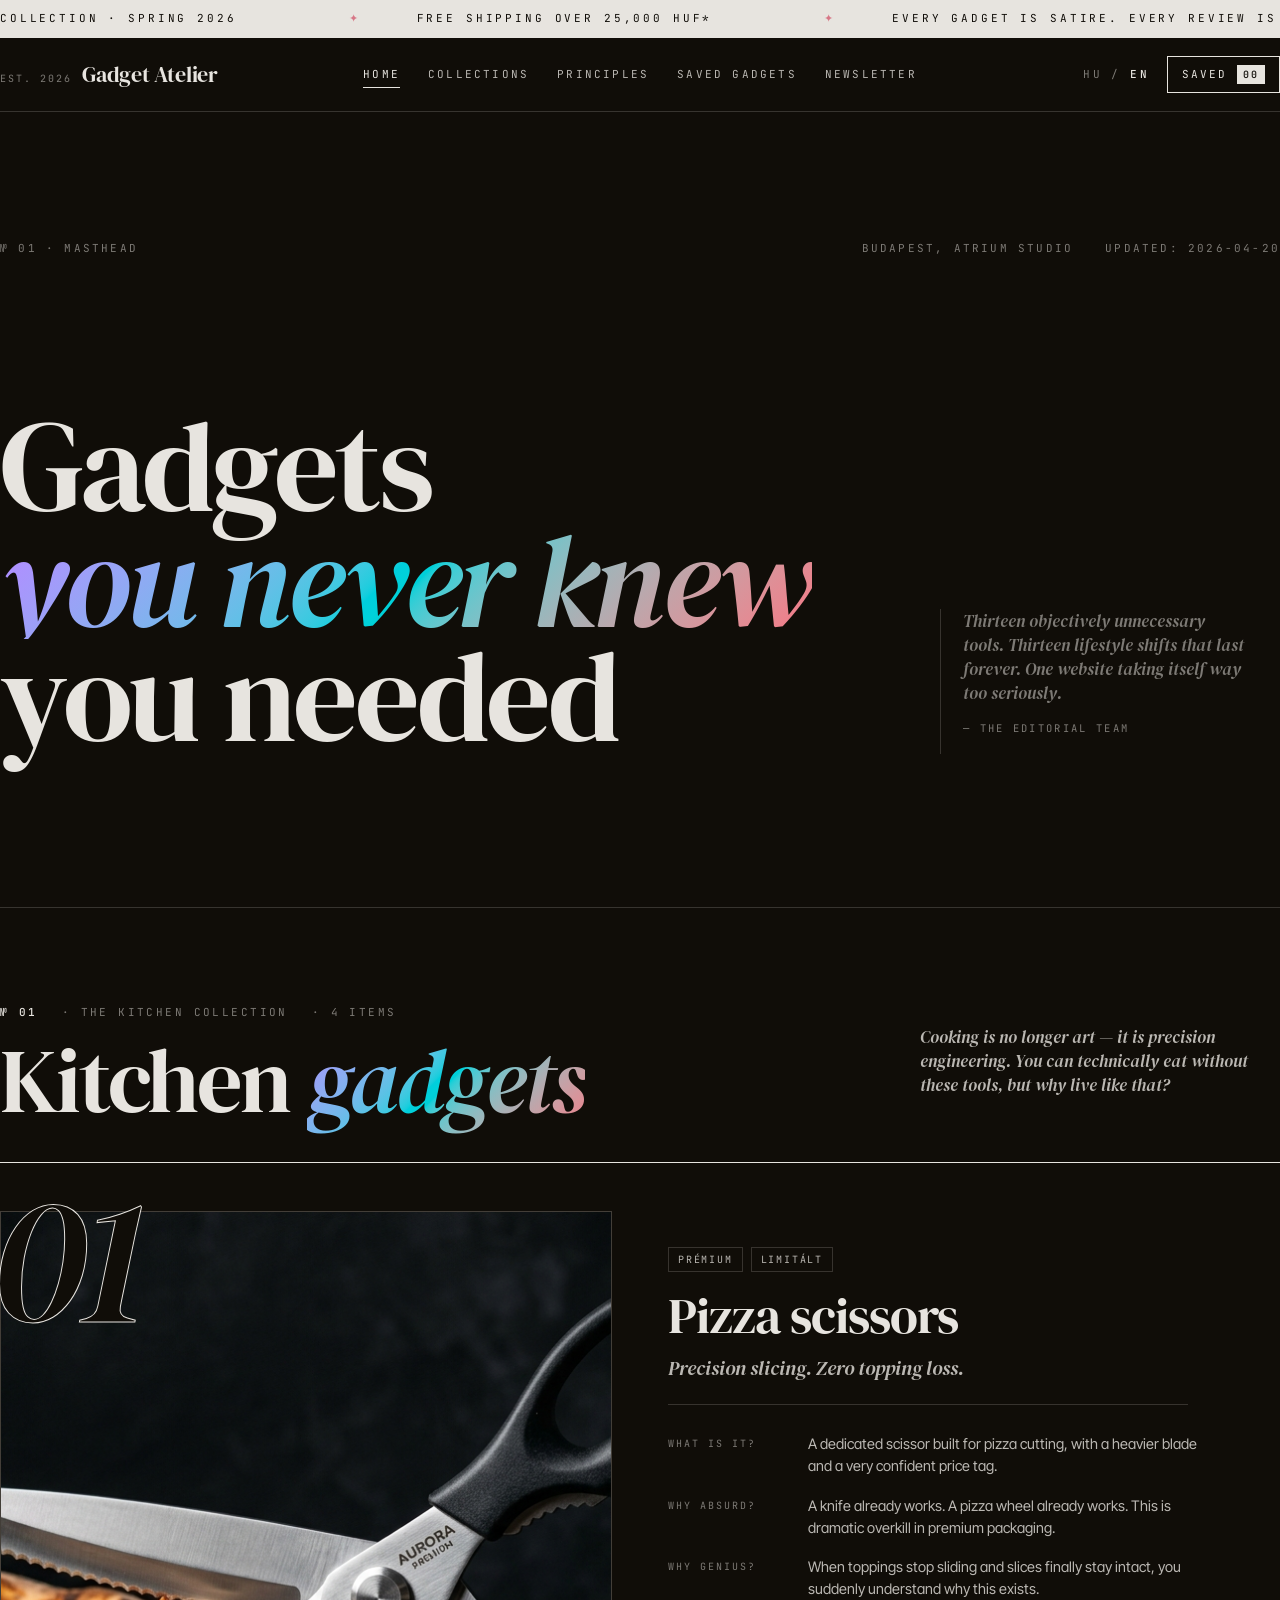
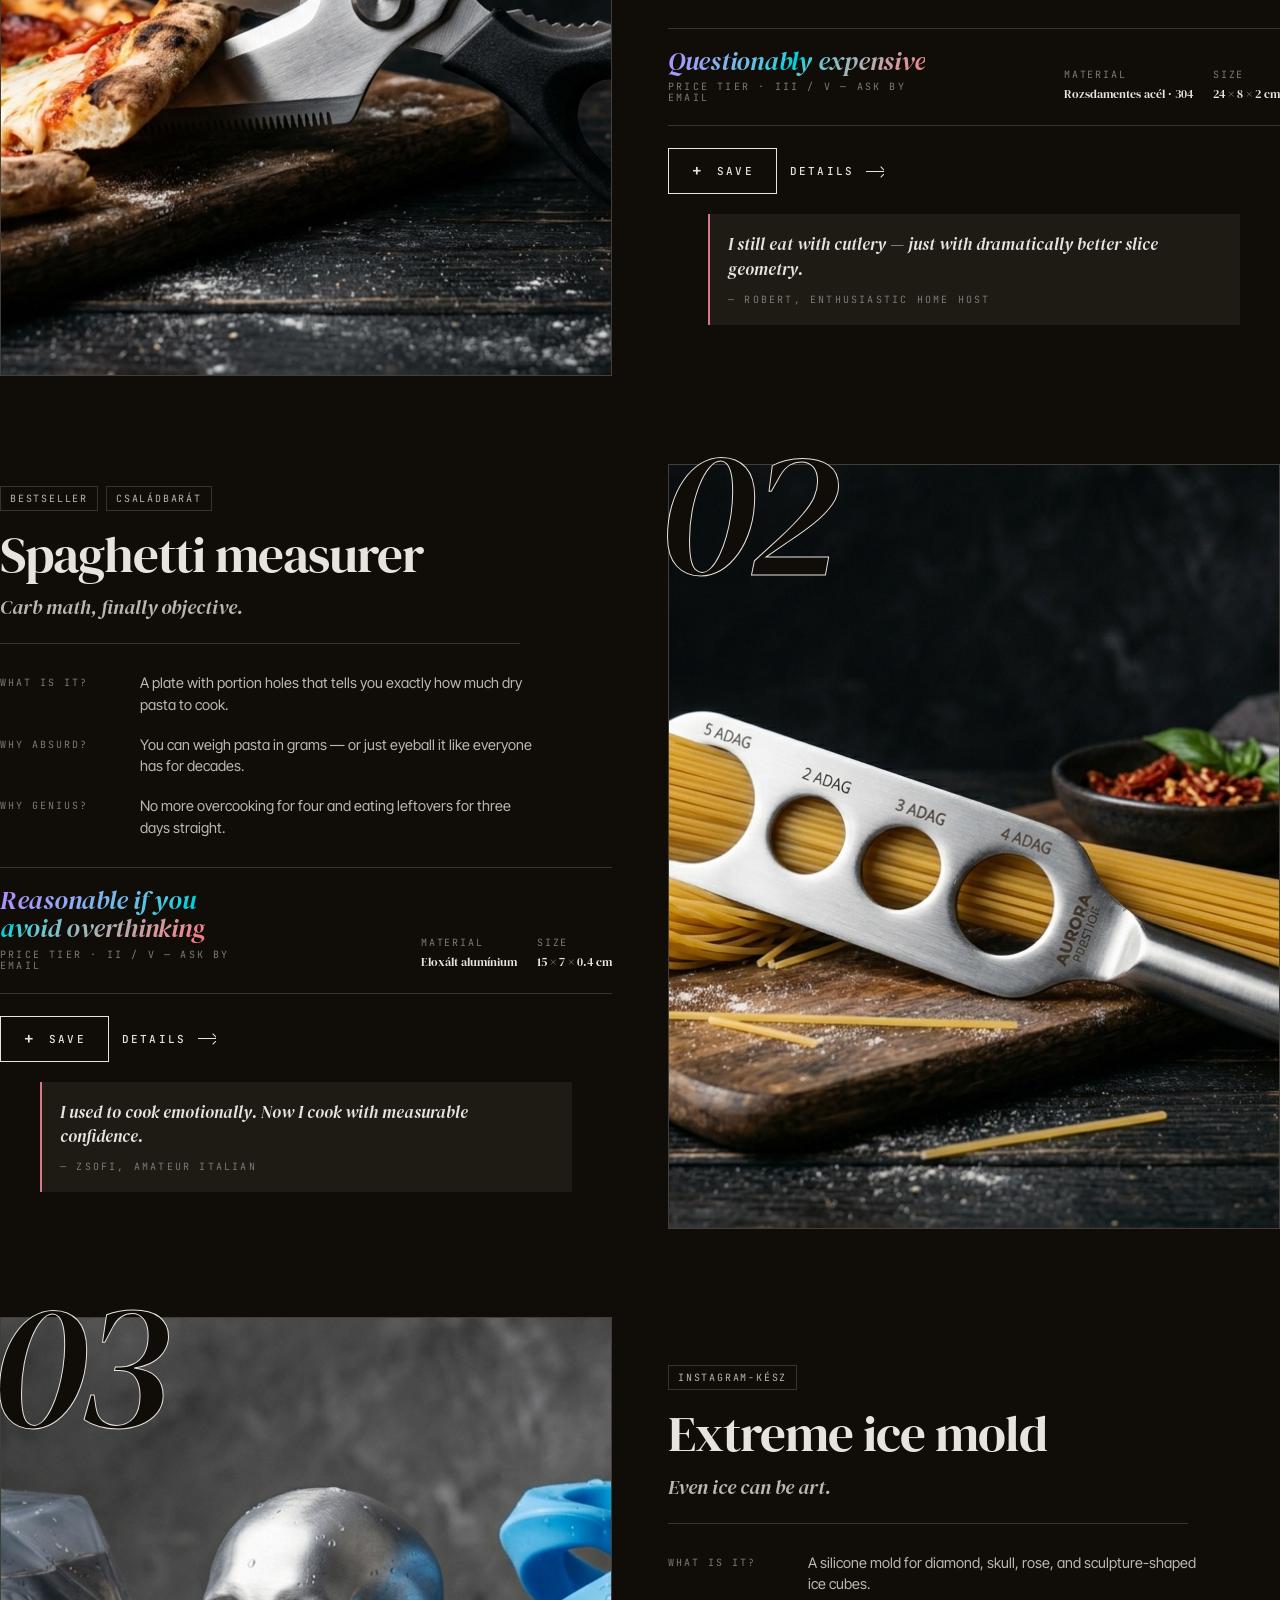
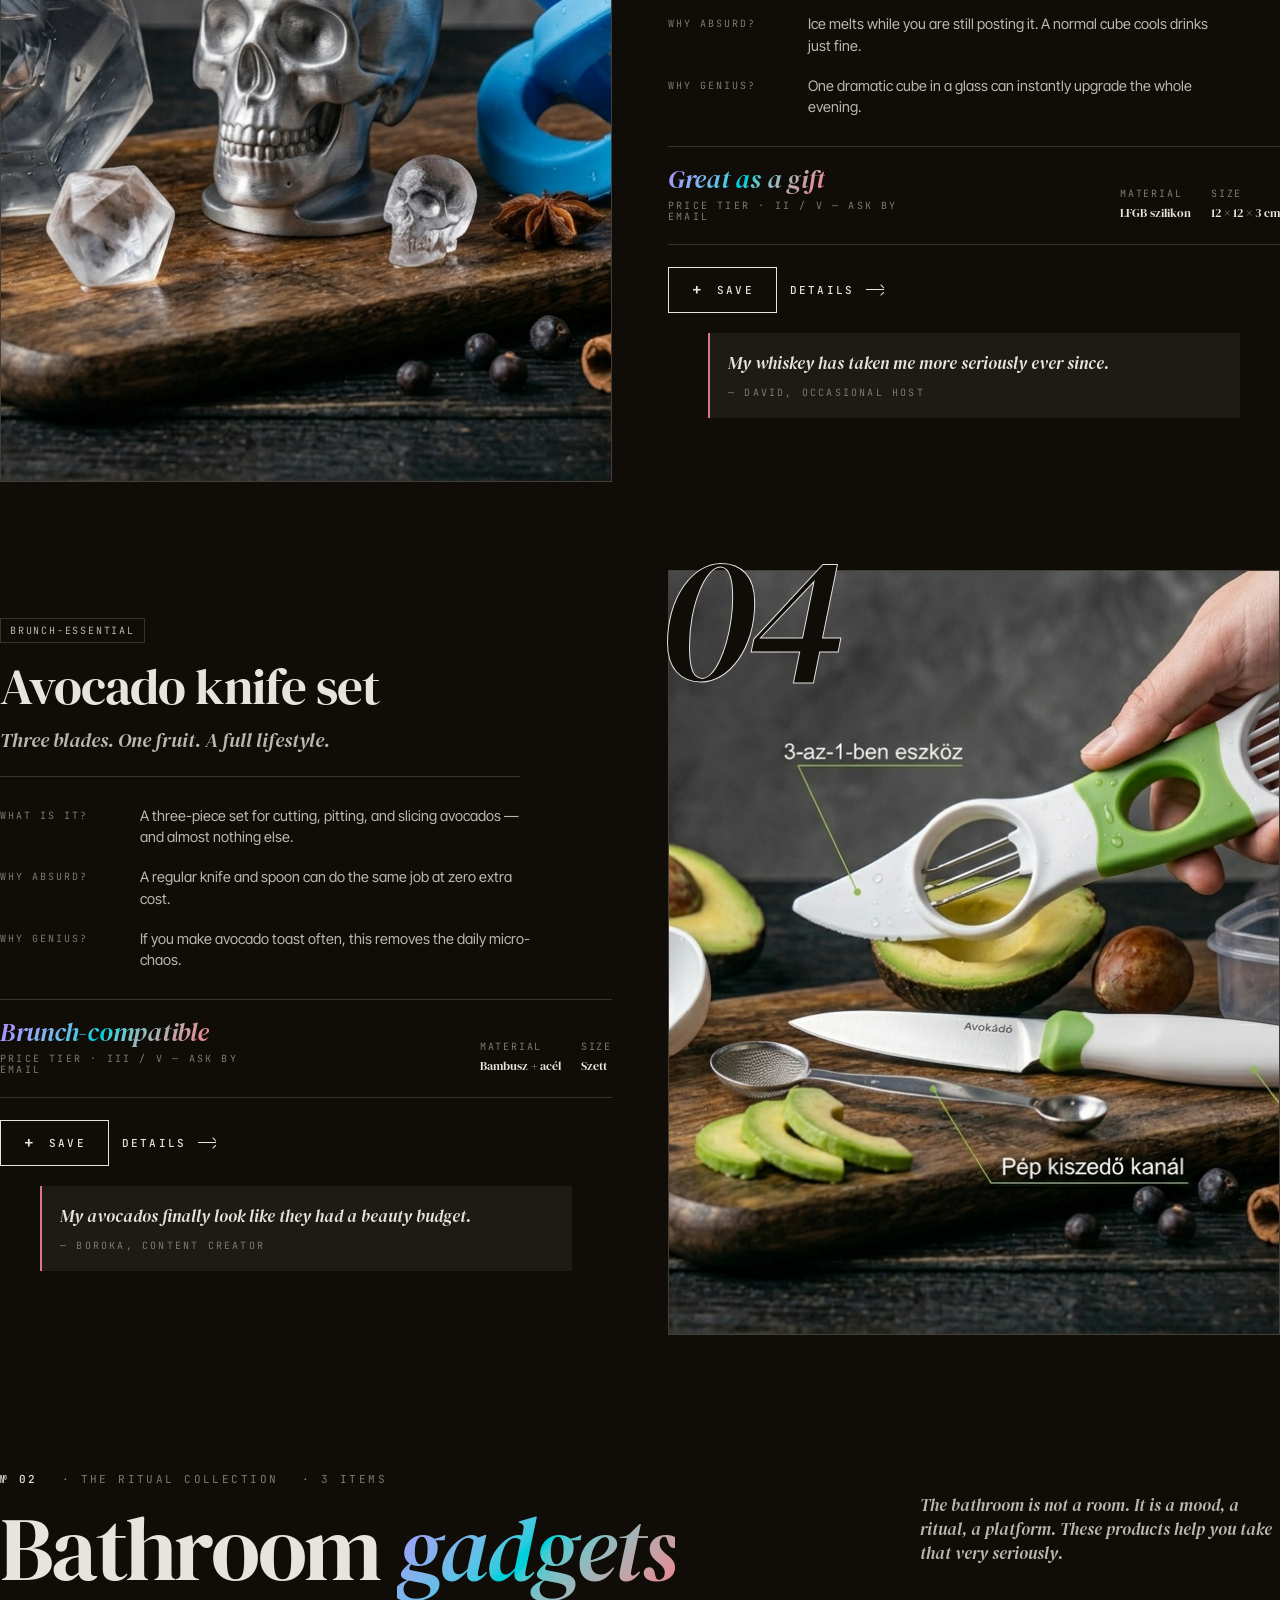
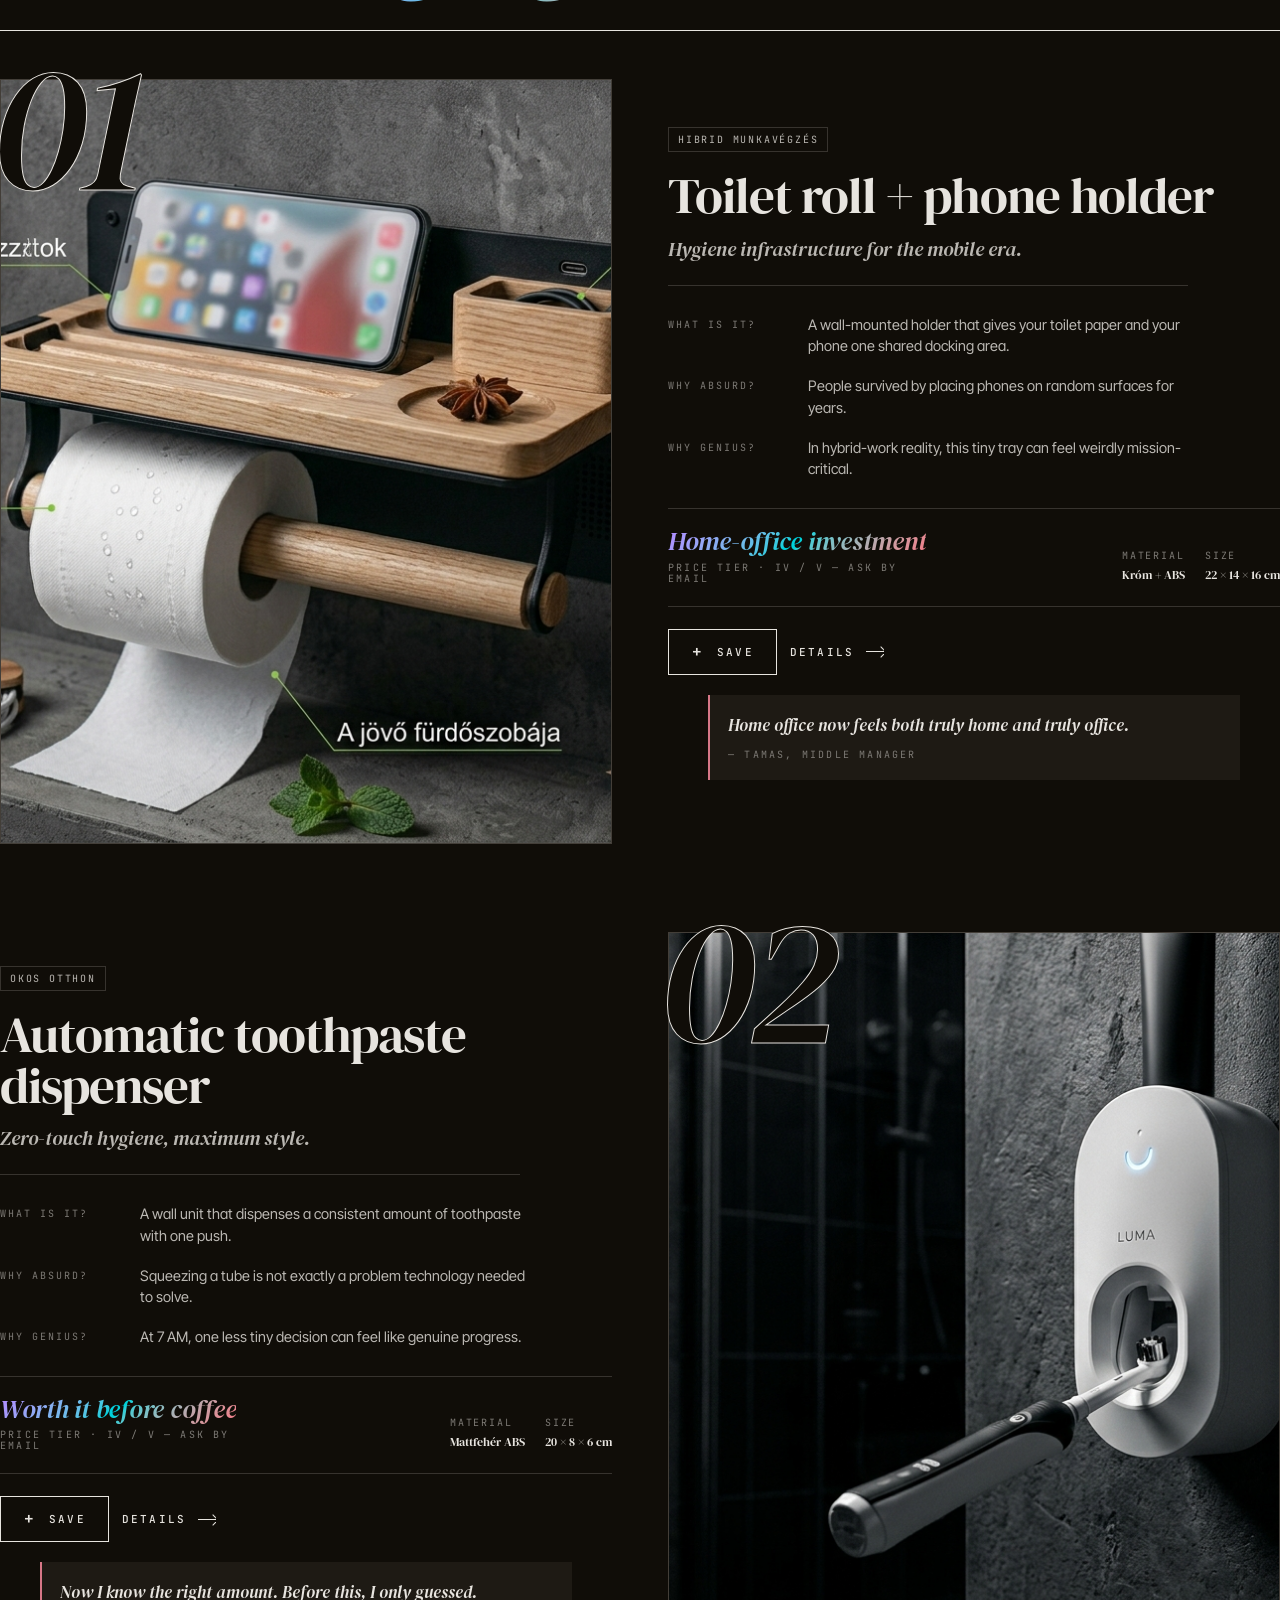
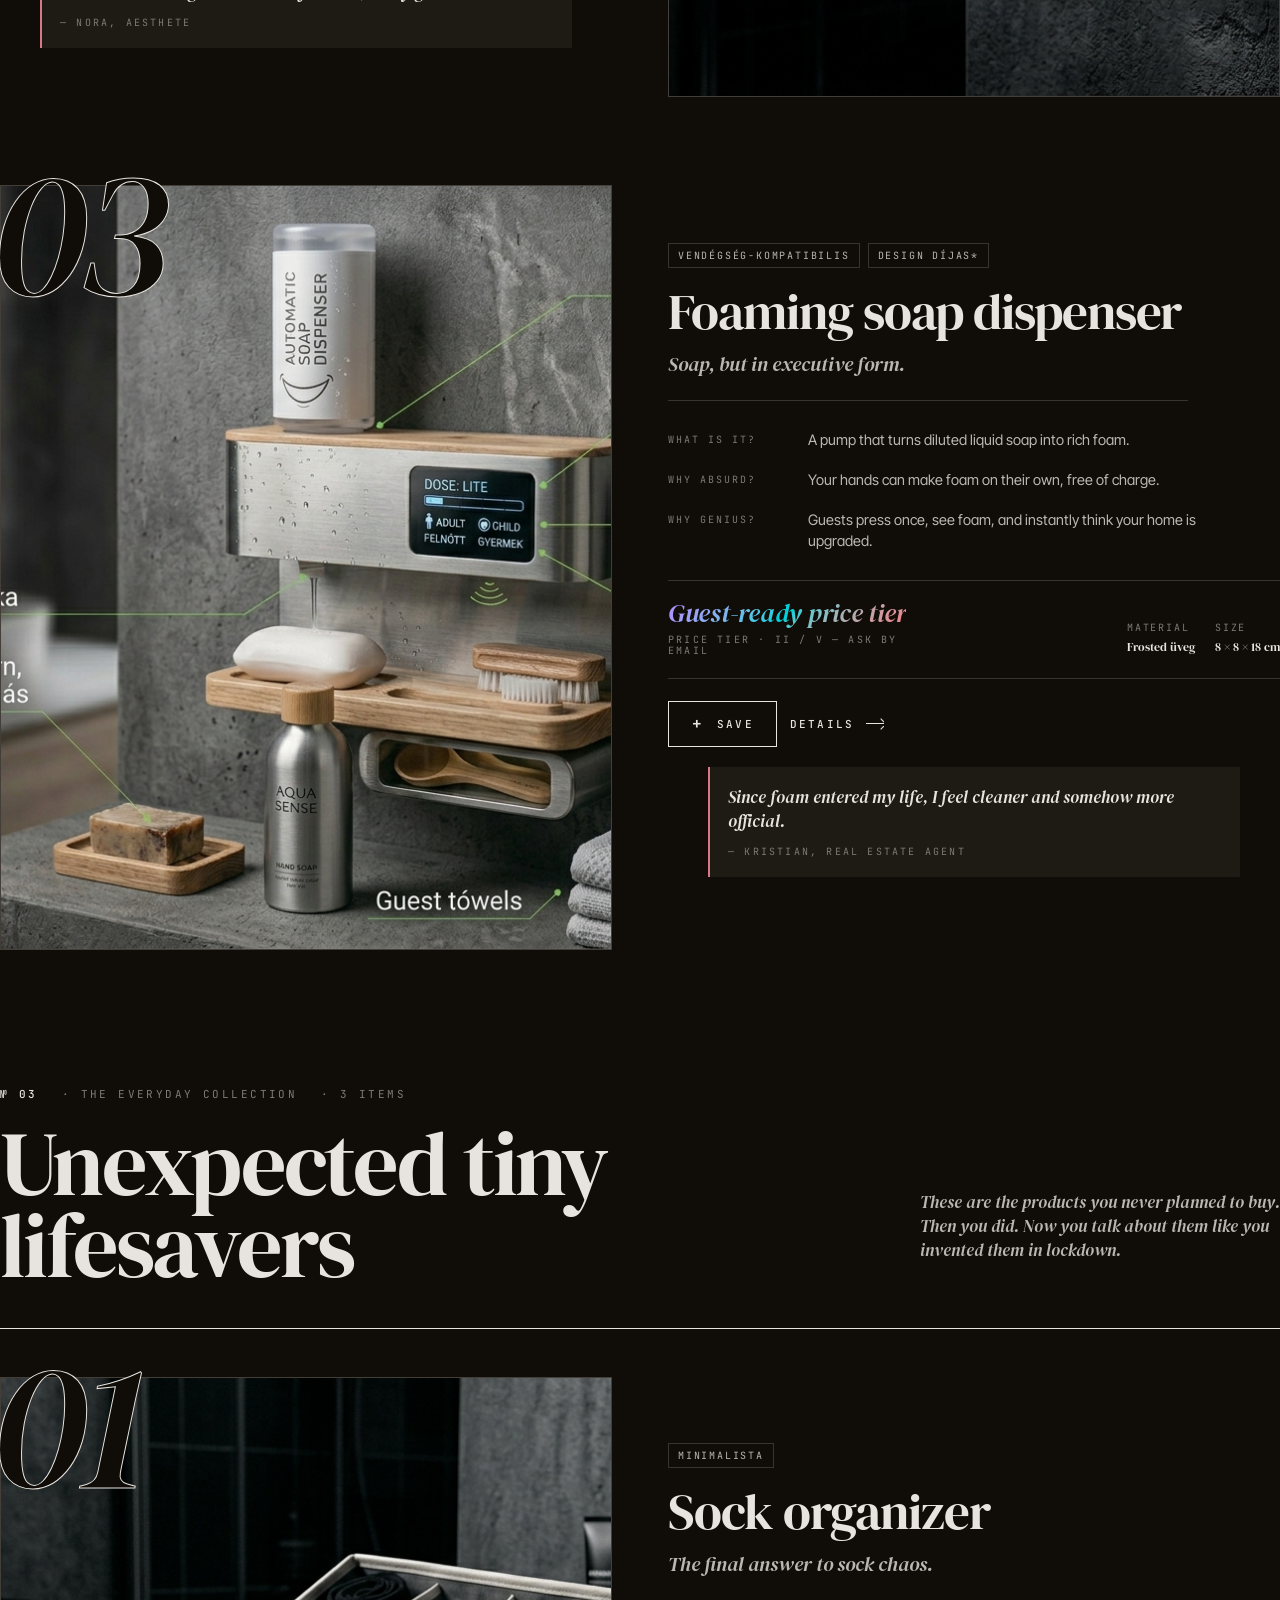
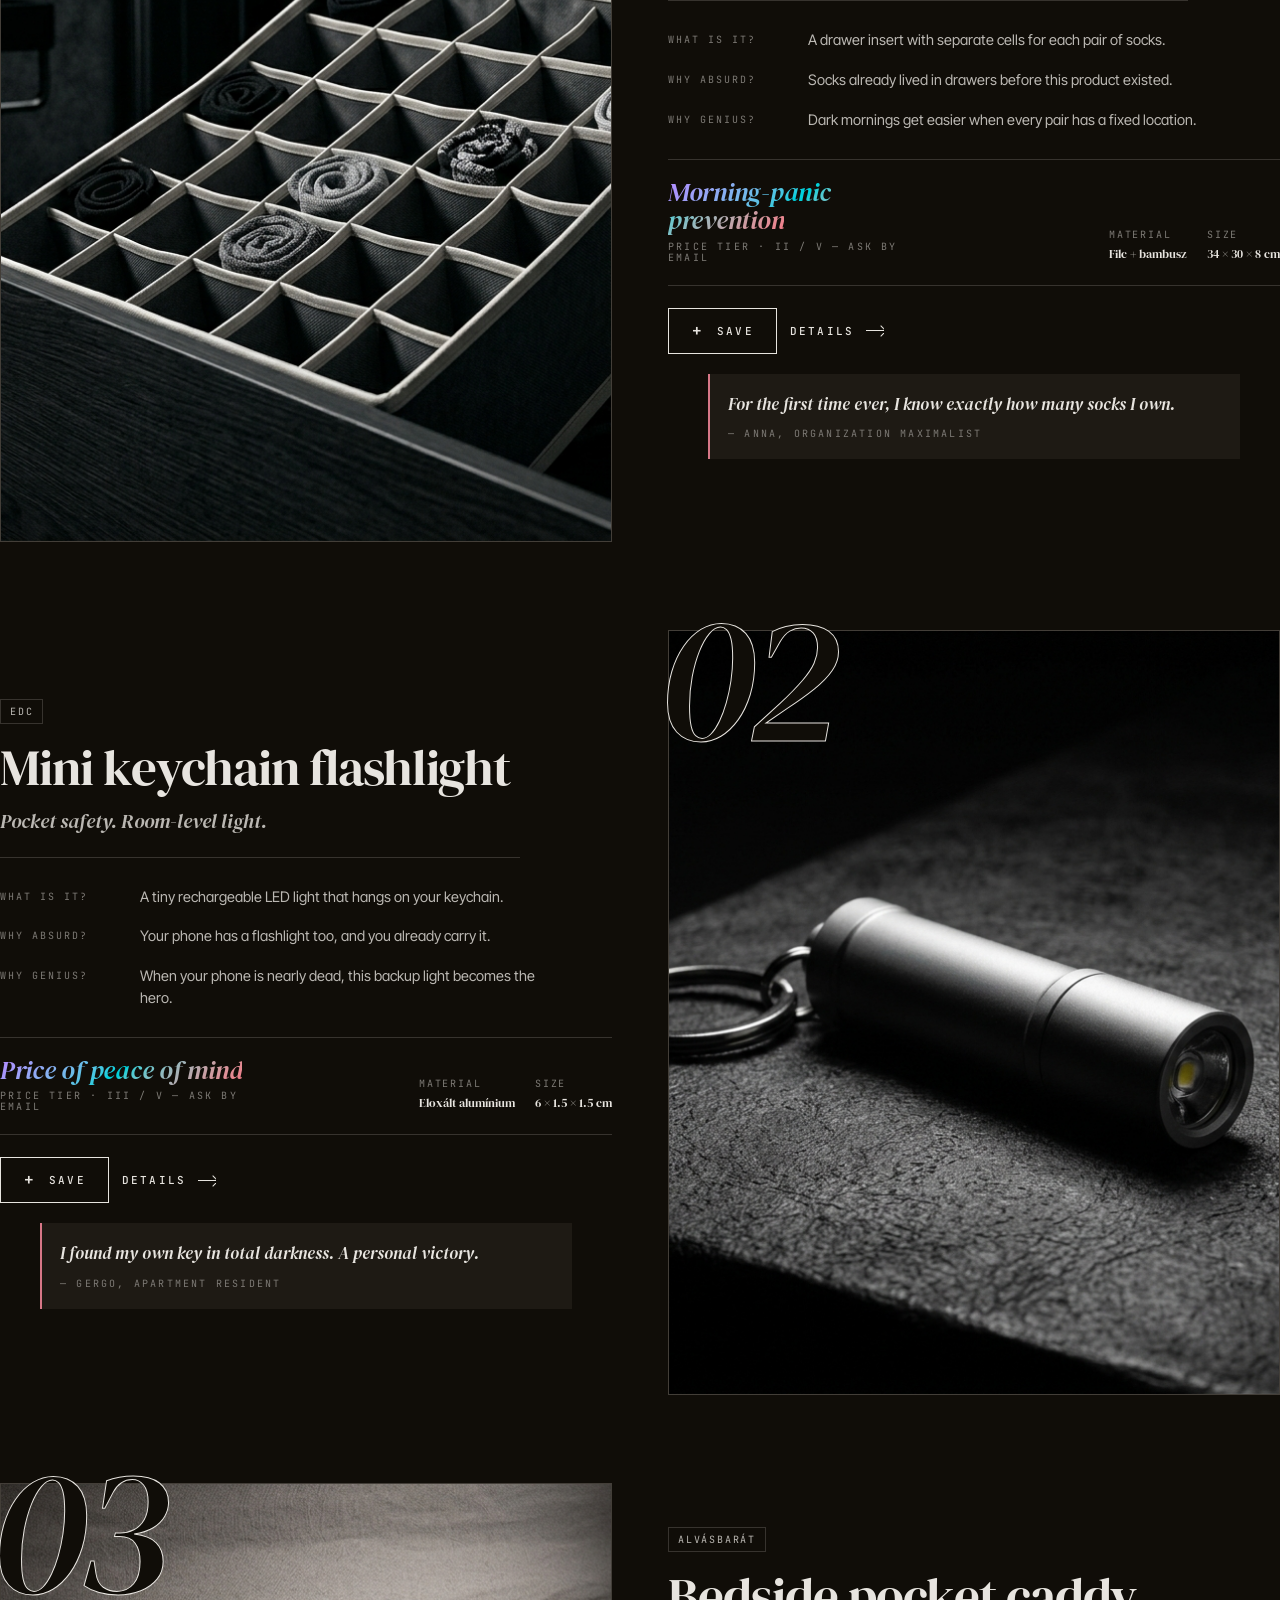
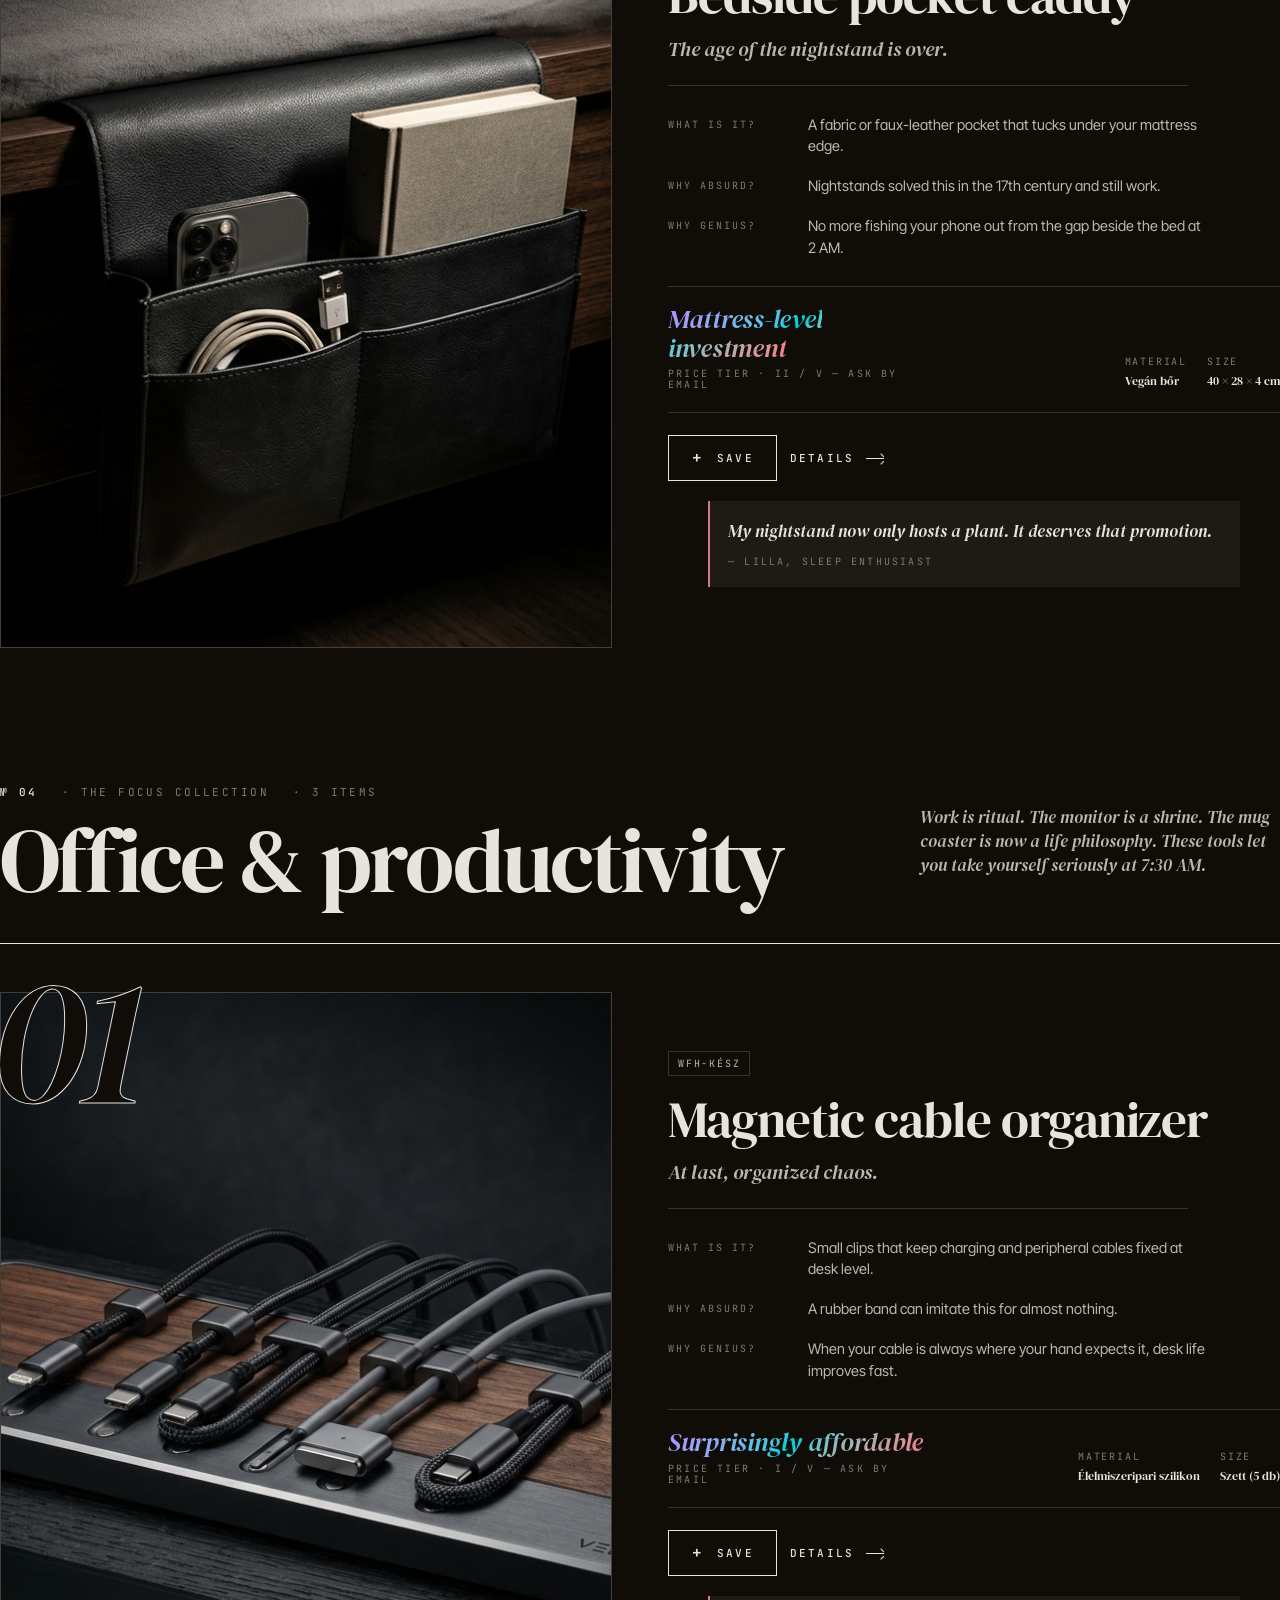
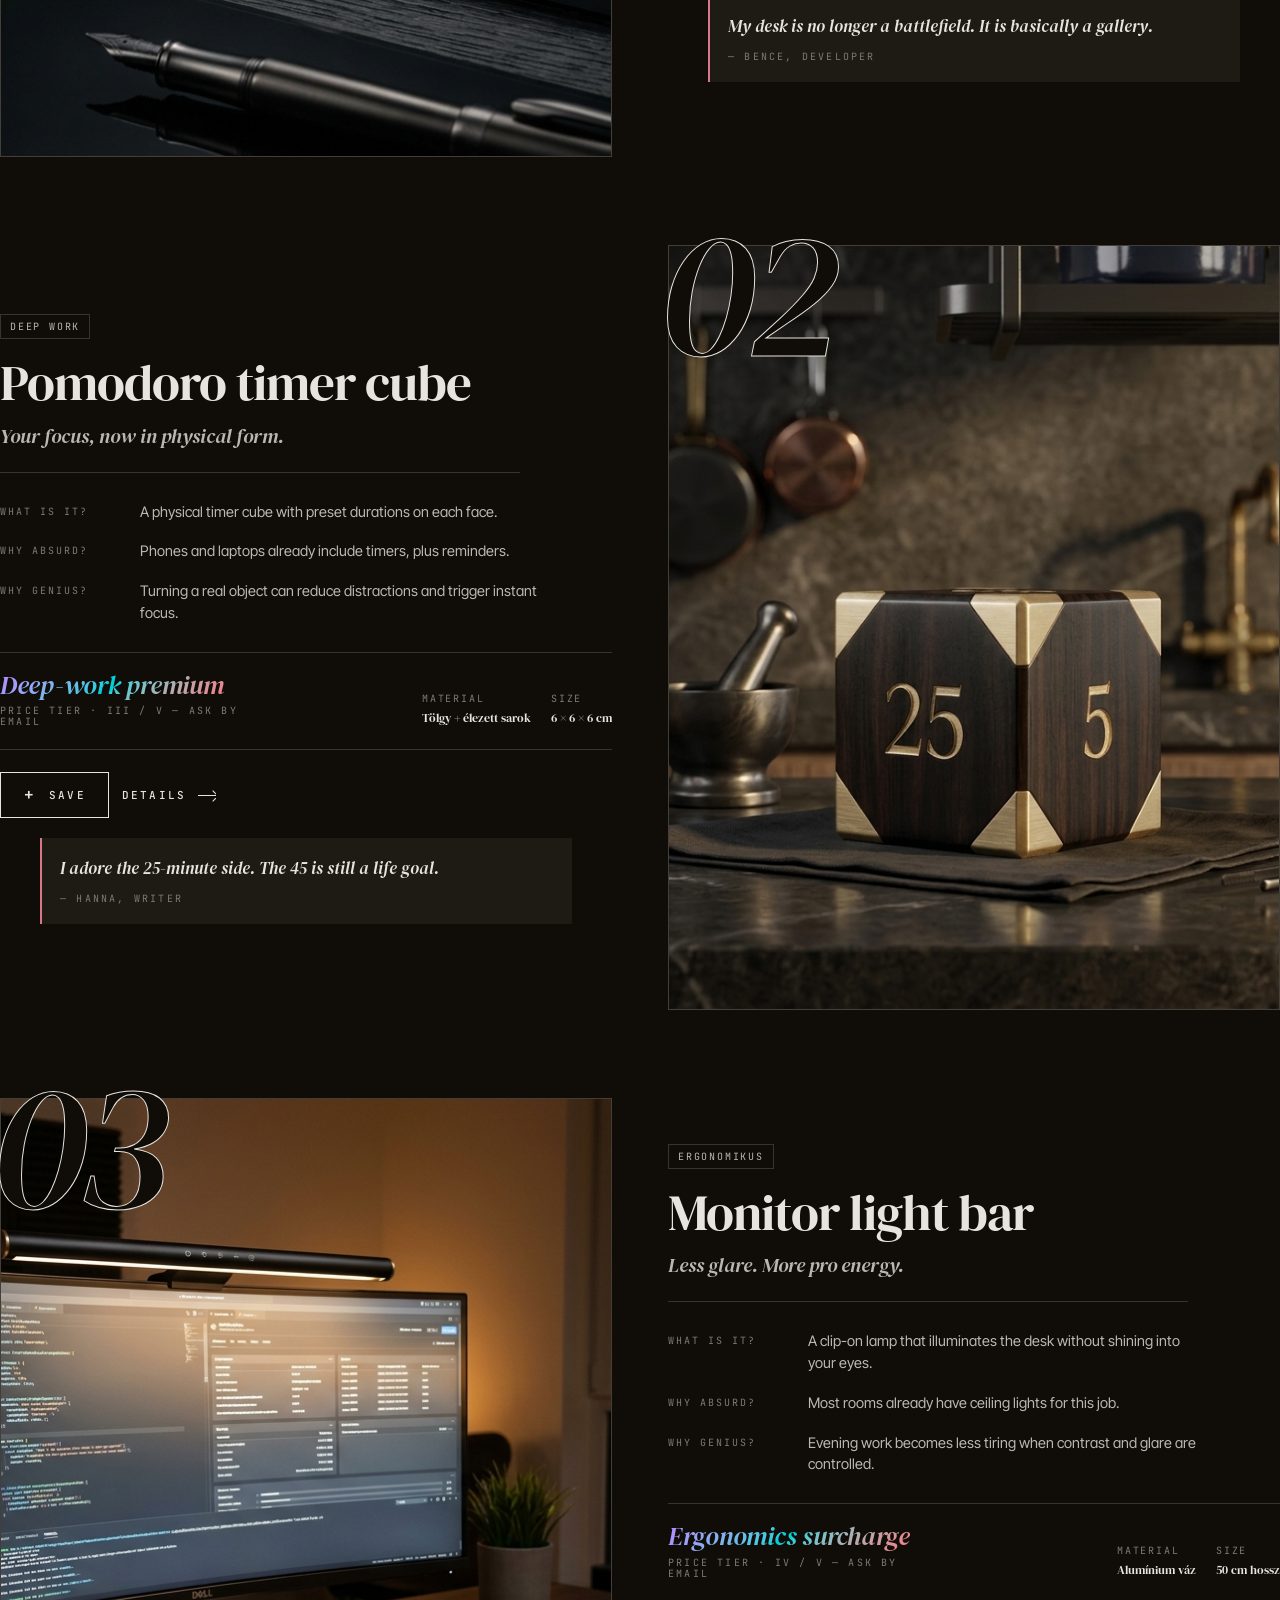
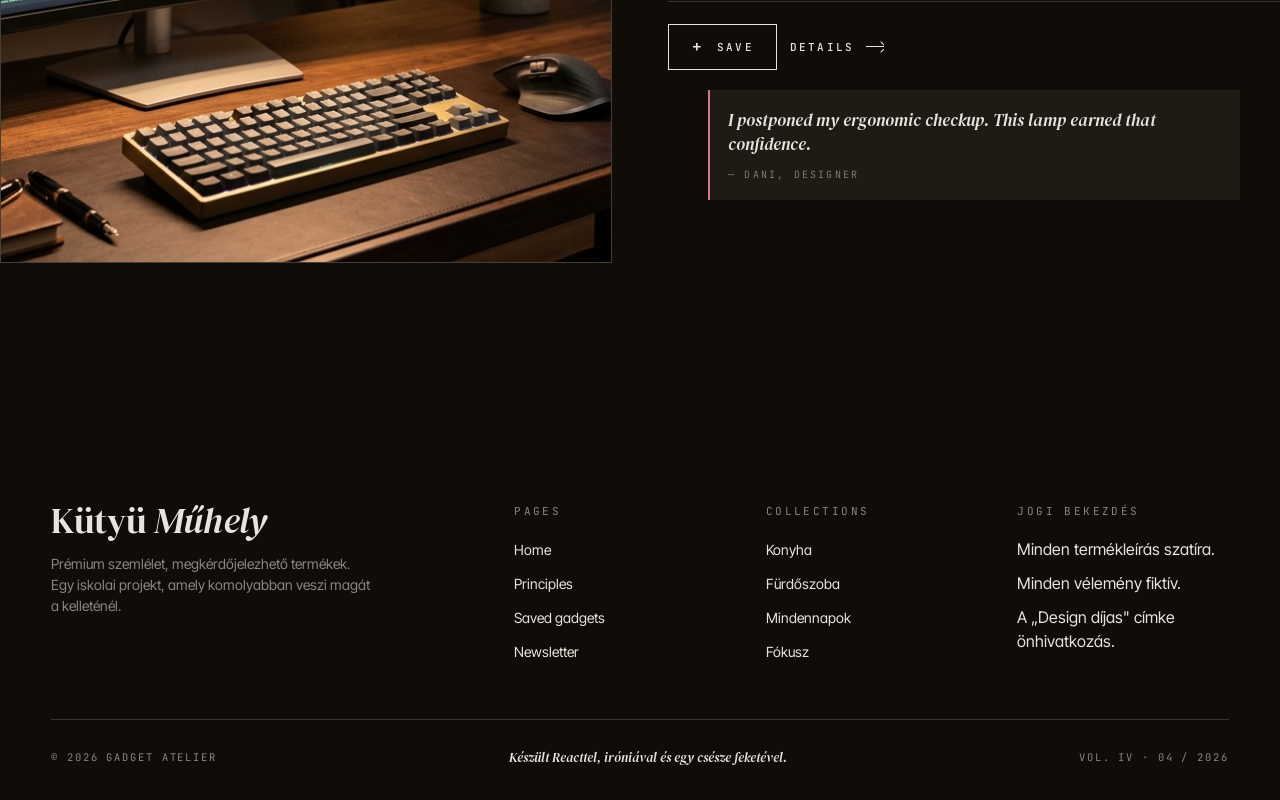
<file: index-en.html>
<!doctype html>
<html lang="en">
<head>
<meta charset="utf-8" />
<meta name="viewport" content="width=device-width, initial-scale=1" />
<title>Gadget Atelier — Collection 2026</title>
<link rel="stylesheet" href="assets/system.css" />
<link rel="icon" href="data:image/svg+xml,%3Csvg xmlns='http://www.w3.org/2000/svg' viewBox='0 0 100 100'%3E%3Ctext y='78' font-size='80' font-family='serif'%3EK%3C/text%3E%3C/svg%3E" />
<style>
/* ========== Page-specific ========== */

/* Ticker strip */
.ticker {
  background: var(--ink);
  color: var(--paper);
  padding: 10px 0;
  overflow: hidden;
  font-family: var(--mono);
  font-size: 11px;
  letter-spacing: 0.26em;
  text-transform: uppercase;
  border-bottom: 1px solid var(--ink);
}
.ticker__track {
  display: flex;
  gap: 56px;
  animation: tickerScroll 48s linear infinite;
  white-space: nowrap;
  width: max-content;
}
.ticker__item { display: inline-flex; align-items: center; gap: 56px; }
.ticker__item::after {
  content: '✦';
  color: var(--accent);
  margin-left: 56px;
}
@keyframes tickerScroll {
  from { transform: translateX(0); }
  to   { transform: translateX(-50%); }
}

/* Hero — editorial masthead */
.hero {
  padding: 64px 0 80px;
  position: relative;
  border-bottom: 1px solid var(--rule);
}
.hero__meta {
  display: flex;
  justify-content: space-between;
  align-items: baseline;
  padding-bottom: 40px;
  font-family: var(--mono);
  font-size: 11px;
  letter-spacing: 0.2em;
  text-transform: uppercase;
  color: var(--ink-mute);
  flex-wrap: wrap;
  gap: 16px;
}
.hero__meta-right { display: flex; gap: 32px; }

.hero__grid {
  display: grid;
  grid-template-columns: 1fr;
  gap: 48px;
  align-items: end;
}
.hero__head {
  display: grid;
  grid-template-columns: 1fr auto;
  align-items: end;
  gap: 48px;
}
.hero__title {
  font-family: var(--serif);
  font-weight: 400;
  font-size: clamp(56px, 11vw, 180px);
  line-height: 0.88;
  letter-spacing: -0.035em;
  margin: 0;
}
.hero__title-word {
  display: block;
  overflow: hidden;
}
.hero__title-word span {
  display: inline-block;
  transform: translateY(110%);
  animation: riseIn 1.1s cubic-bezier(.2,.8,.2,1) both;
}
.hero__title-word:nth-child(2) span { animation-delay: .15s; }
.hero__title-word:nth-child(3) span { animation-delay: .30s; }
.hero__title-word.italic span {
  font-style: italic;
  background: linear-gradient(135deg, var(--grad-a) 0%, var(--grad-b) 50%, var(--grad-c) 100%);
  -webkit-background-clip: text;
  background-clip: text;
  color: transparent;
}
@keyframes riseIn {
  from { transform: translateY(110%); }
  to   { transform: translateY(0); }
}

.hero__pull {
  max-width: 340px;
  padding-bottom: 18px;
  border-left: 1px solid var(--rule);
  padding-left: 22px;
}
.hero__pull p {
  font-family: var(--serif);
  font-style: italic;
  font-size: 18px;
  line-height: 1.38;
  margin: 0;
  color: var(--ink-soft);
}
.hero__pull em {
  display: block;
  font-family: var(--mono);
  font-style: normal;
  font-size: 10.5px;
  letter-spacing: 0.2em;
  text-transform: uppercase;
  color: var(--ink-mute);
  margin-top: 16px;
}

.hero__foot {
  display: grid;
  grid-template-columns: 1fr auto 1fr;
  align-items: end;
  gap: 48px;
  margin-top: 64px;
  padding-top: 28px;
  border-top: 1px solid var(--rule);
}
.hero__stats {
  display: flex;
  gap: 40px;
}
.hero__stat .n {
  font-family: var(--serif);
  font-size: 52px;
  line-height: 1;
  letter-spacing: -0.02em;
  display: block;
}
.hero__stat .l {
  font-family: var(--mono);
  font-size: 10px;
  letter-spacing: 0.22em;
  text-transform: uppercase;
  color: var(--ink-mute);
  margin-top: 6px;
  display: block;
}
.hero__issue {
  justify-self: center;
  text-align: center;
  font-family: var(--mono);
  font-size: 10.5px;
  letter-spacing: 0.22em;
  text-transform: uppercase;
  color: var(--ink-mute);
}
.hero__issue strong { display: block; font-family: var(--serif); font-style: italic; font-weight: 400; font-size: 18px; color: var(--ink); letter-spacing: 0; text-transform: none; margin-top: 4px; }
.hero__actions {
  display: flex;
  gap: 16px;
  justify-content: flex-end;
  flex-wrap: wrap;
}

@media (max-width: 820px) {
  .hero__head { grid-template-columns: 1fr; gap: 32px; }
  .hero__pull { max-width: none; }
  .hero__foot { grid-template-columns: 1fr; gap: 28px; }
  .hero__issue { justify-self: start; text-align: left; }
  .hero__actions { justify-content: flex-start; }
  .hero__stats { flex-wrap: wrap; gap: 28px; }
  .hero__stat .n { font-size: 40px; }
}

/* Manifesto — interactive expand */
.manifesto {
  padding: 120px 0;
  position: relative;
}
.manifesto__intro {
  display: grid;
  grid-template-columns: 1fr 2fr;
  gap: 56px;
  margin-bottom: 80px;
  align-items: start;
}
.manifesto__intro h2 {
  font-family: var(--serif);
  font-weight: 400;
  font-size: clamp(36px, 5vw, 72px);
  line-height: 0.98;
  letter-spacing: -0.025em;
  margin: 14px 0 0;
}
.manifesto__intro h2 em {
  font-style: italic;
  background: linear-gradient(135deg, var(--grad-a), var(--grad-b), var(--grad-c));
  -webkit-background-clip: text;
  background-clip: text;
  color: transparent;
}
.manifesto__intro p {
  font-family: var(--serif);
  font-style: italic;
  font-size: 20px;
  line-height: 1.4;
  color: var(--ink-soft);
  margin: 0;
  padding-top: 20px;
}

.manifesto__list {
  border-top: 1px solid var(--ink);
}
.principle {
  border-bottom: 1px solid var(--rule);
  padding: 28px 0;
  display: grid;
  grid-template-columns: 80px 1fr auto;
  gap: 40px;
  align-items: center;
  cursor: pointer;
  transition: padding 300ms cubic-bezier(.2,.6,.2,1);
  position: relative;
}
.principle:hover .principle__title { color: var(--accent-ink); }
.principle__num {
  font-family: var(--mono);
  font-size: 11px;
  letter-spacing: 0.2em;
  color: var(--ink-mute);
}
.principle__title {
  font-family: var(--serif);
  font-size: clamp(24px, 3vw, 40px);
  line-height: 1.05;
  letter-spacing: -0.02em;
  margin: 0;
  font-weight: 400;
  transition: color 220ms ease;
}
.principle__plus {
  width: 28px; height: 28px;
  position: relative;
  flex-shrink: 0;
}
.principle__plus::before, .principle__plus::after {
  content: '';
  position: absolute;
  background: currentColor;
  transition: transform 320ms cubic-bezier(.2,.8,.2,1);
}
.principle__plus::before { left: 0; right: 0; top: 50%; height: 1px; transform: translateY(-50%); }
.principle__plus::after  { top: 0; bottom: 0; left: 50%; width: 1px; transform: translateX(-50%); }
.principle.open .principle__plus::after { transform: translateX(-50%) rotate(90deg); }
.principle__body {
  grid-column: 2 / 3;
  max-height: 0;
  overflow: hidden;
  transition: max-height 420ms cubic-bezier(.2,.6,.2,1), padding 420ms ease;
  opacity: 0;
}
.principle.open .principle__body {
  max-height: 400px;
  padding-top: 18px;
  opacity: 1;
}
.principle__body p {
  font-family: var(--serif);
  font-style: italic;
  font-size: 19px;
  line-height: 1.5;
  color: var(--ink-soft);
  max-width: 640px;
  margin: 0;
}
.principle__body .pull {
  font-family: var(--mono);
  font-size: 10.5px;
  letter-spacing: 0.22em;
  text-transform: uppercase;
  color: var(--ink-mute);
  margin-top: 14px;
  display: inline-block;
}

@media (max-width: 720px) {
  .manifesto__intro { grid-template-columns: 1fr; gap: 24px; }
  .principle { grid-template-columns: 56px 1fr auto; gap: 20px; }
  .principle__body { grid-column: 2 / 4; }
}

/* Collection — editorial spreads */
.collection {
  padding: 96px 0 40px;
  position: relative;
}
.collection__masthead {
  display: grid;
  grid-template-columns: 1fr auto;
  gap: 48px;
  align-items: end;
  padding-bottom: 40px;
  border-bottom: 1px solid var(--ink);
  margin-bottom: 48px;
}
.collection__eyebrow {
  display: flex;
  gap: 24px;
  align-items: baseline;
  font-family: var(--mono);
  font-size: 11px;
  letter-spacing: 0.22em;
  text-transform: uppercase;
  color: var(--ink-mute);
}
.collection__eyebrow strong { color: var(--ink); font-weight: 500; }
.collection__title {
  font-family: var(--serif);
  font-weight: 400;
  font-size: clamp(48px, 7vw, 108px);
  line-height: 0.92;
  letter-spacing: -0.03em;
  margin: 20px 0 0;
}
.collection__title em {
  font-style: italic;
  background: linear-gradient(135deg, var(--grad-a), var(--grad-b), var(--grad-c));
  -webkit-background-clip: text;
  background-clip: text;
  color: transparent;
}
.collection__lead {
  max-width: 360px;
  font-family: var(--serif);
  font-style: italic;
  font-size: 17px;
  line-height: 1.4;
  color: var(--ink-soft);
  padding-bottom: 8px;
}

.spreads { display: grid; gap: 88px; }

.spread {
  display: grid;
  grid-template-columns: 1fr 1fr;
  gap: 56px;
  align-items: center;
}
.spread:nth-child(even) { direction: rtl; }
.spread:nth-child(even) > * { direction: ltr; }

.spread__media {
  position: relative;
  aspect-ratio: 4 / 5;
}
.spread__ph {
  width: 100%;
  height: 100%;
  border-radius: 0;
}
.spread__num {
  position: absolute;
  top: -24px; left: -8px;
  font-family: var(--serif);
  font-style: italic;
  font-size: clamp(96px, 14vw, 220px);
  line-height: 0.8;
  color: var(--paper);
  -webkit-text-stroke: 1px var(--ink);
  text-stroke: 1px var(--ink);
  pointer-events: none;
  letter-spacing: -0.04em;
  z-index: 2;
}
.spread:hover .spread__num { color: var(--accent); -webkit-text-stroke-color: var(--accent-ink); }

.spread__tag {
  position: absolute;
  bottom: 18px; left: 18px;
  background: var(--paper);
  border: 1px solid var(--ink);
  padding: 8px 12px;
  font-family: var(--mono);
  font-size: 10px;
  letter-spacing: 0.2em;
  text-transform: uppercase;
  display: inline-flex;
  gap: 10px;
  align-items: center;
}
.spread__tag::before {
  content: '';
  width: 6px; height: 6px;
  background: var(--accent);
  border-radius: 50%;
}

.spread__body { padding: 8px 0; }
.spread__badges {
  display: flex;
  gap: 8px;
  flex-wrap: wrap;
  margin-bottom: 18px;
}
.spread__badge {
  font-family: var(--mono);
  font-size: 10px;
  letter-spacing: 0.18em;
  text-transform: uppercase;
  padding: 4px 9px;
  border: 1px solid var(--rule);
  color: var(--ink-soft);
}
.spread__name {
  font-family: var(--serif);
  font-weight: 400;
  font-size: clamp(32px, 4vw, 56px);
  line-height: 1;
  letter-spacing: -0.02em;
  margin: 0 0 14px;
}
.spread__slogan {
  font-family: var(--serif);
  font-style: italic;
  font-size: 20px;
  line-height: 1.35;
  color: var(--ink-soft);
  margin: 0 0 28px;
  padding-bottom: 22px;
  border-bottom: 1px solid var(--rule);
  max-width: 520px;
}
.spread__facts { display: grid; gap: 18px; margin-bottom: 28px; max-width: 540px; }
.spread__fact { display: grid; grid-template-columns: 120px 1fr; gap: 20px; font-size: 14.5px; line-height: 1.5; }
.spread__fact dt {
  font-family: var(--mono);
  font-size: 10px;
  letter-spacing: 0.2em;
  text-transform: uppercase;
  color: var(--ink-mute);
  padding-top: 3px;
}
.spread__fact dd { margin: 0; color: var(--ink-soft); }
.spread__meta {
  display: flex;
  justify-content: space-between;
  align-items: flex-end;
  gap: 24px;
  padding: 18px 0 22px;
  border-top: 1px solid var(--rule);
  border-bottom: 1px solid var(--rule);
  margin-bottom: 22px;
  flex-wrap: wrap;
}
.spread__price { font-family: var(--serif); font-size: 26px; letter-spacing: -0.01em; line-height: 1.1; max-width: 260px; }
.spread__price em { background: linear-gradient(135deg, var(--grad-a) 0%, var(--grad-b) 50%, var(--grad-c) 100%); -webkit-background-clip: text; background-clip: text; color: transparent; font-style: italic; }
.spread__price small { font-family: var(--mono); font-size: 10px; letter-spacing: 0.2em; text-transform: uppercase; color: var(--ink-mute); display: block; margin-top: 6px; letter-spacing: 0.22em; }
.spread__specs { display: flex; gap: 20px; font-family: var(--mono); font-size: 10px; letter-spacing: 0.18em; text-transform: uppercase; color: var(--ink-mute); }
.spread__specs span strong { color: var(--ink); display: block; font-weight: 500; margin-top: 3px; font-family: var(--serif); font-size: 12px; letter-spacing: 0; text-transform: none; }

.spread__actions { display: flex; gap: 12px; flex-wrap: wrap; }
.save-btn {
  display: inline-flex;
  align-items: center;
  gap: 12px;
  padding: 14px 22px;
  border: 1px solid var(--ink);
  background: transparent;
  color: var(--ink);
  font-family: var(--mono);
  font-size: 11px;
  font-weight: 500;
  letter-spacing: 0.2em;
  text-transform: uppercase;
  transition: background 220ms ease, color 220ms ease;
}
.save-btn:hover { background: var(--ink); color: var(--paper); }
.save-btn.saved { background: var(--accent); color: var(--ink); border-color: var(--accent-ink); }
.save-btn.saved .plus::before { content: '✓'; font-family: var(--serif); font-size: 14px; }
.save-btn .plus { display: inline-flex; align-items: center; justify-content: center; width: 14px; }
.save-btn .plus::before { content: '+'; font-size: 16px; line-height: 1; }

.review-pill {
  margin-top: 20px;
  padding: 18px;
  border-left: 2px solid var(--accent);
  background: var(--paper-2);
}
.review-pill q {
  font-family: var(--serif);
  font-style: italic;
  font-size: 17px;
  line-height: 1.45;
  color: var(--ink);
  quotes: none;
}
.review-pill q::before, .review-pill q::after { content: ''; }
.review-pill footer {
  margin-top: 10px;
  font-family: var(--mono);
  font-size: 10px;
  letter-spacing: 0.22em;
  text-transform: uppercase;
  color: var(--ink-mute);
}

/* ============ Details modal — flip card ============ */
.details-modal {
  position: fixed; inset: 0; z-index: 2000;
  display: none;
  align-items: center; justify-content: center;
  padding: 24px;
}
.details-modal.open { display: flex; animation: dm-fade 200ms ease; }
.details-modal__scrim {
  position: absolute; inset: 0;
  background: radial-gradient(ellipse at center, oklch(0.12 0.02 280 / 0.82) 0%, oklch(0.08 0.02 280 / 0.96) 80%);
  backdrop-filter: blur(14px);
  -webkit-backdrop-filter: blur(14px);
}
@keyframes dm-fade { from { opacity: 0; } to { opacity: 1; } }

.details-card {
  position: relative;
  width: min(720px, 94vw);
  height: min(780px, 90vh);
  perspective: 2400px;
  animation: dm-rise 520ms cubic-bezier(.22,.8,.2,1) both;
}
@keyframes dm-rise {
  from { opacity: 0; transform: translateY(40px) scale(0.96); }
  to   { opacity: 1; transform: translateY(0) scale(1); }
}
.details-card__face {
  position: absolute; inset: 0;
  padding: 56px;
  border-radius: 4px;
  background:
    radial-gradient(ellipse at 20% 0%, oklch(0.28 0.05 300 / 0.35) 0%, transparent 60%),
    radial-gradient(ellipse at 80% 100%, oklch(0.28 0.05 15 / 0.30) 0%, transparent 55%),
    linear-gradient(160deg, oklch(0.16 0.01 280) 0%, oklch(0.10 0.015 280) 100%);
  color: oklch(0.95 0.008 80);
  border: 1px solid oklch(0.95 0.008 80 / 0.12);
  box-shadow:
    0 40px 120px oklch(0.06 0.02 280 / 0.7),
    0 0 0 1px oklch(0.95 0.008 80 / 0.04) inset,
    0 80px 80px -40px oklch(0.06 0.02 280 / 0.8);
  backface-visibility: hidden;
  -webkit-backface-visibility: hidden;
  transition: transform 900ms cubic-bezier(.25,.8,.2,1);
  overflow: auto;
  display: grid;
  align-content: start;
  gap: 18px;
}
.details-card__face--front { transform: rotateY(0deg); }
.details-card__face--back {
  transform: rotateY(180deg);
  background:
    radial-gradient(ellipse at 80% 0%, oklch(0.30 0.10 15 / 0.35) 0%, transparent 60%),
    radial-gradient(ellipse at 0% 80%, oklch(0.24 0.08 300 / 0.35) 0%, transparent 60%),
    linear-gradient(160deg, oklch(0.12 0.015 300) 0%, oklch(0.08 0.015 300) 100%);
}
.details-card.flipped .details-card__face--front { transform: rotateY(-180deg); }
.details-card.flipped .details-card__face--back  { transform: rotateY(0deg); }

.details-card__close {
  position: absolute; top: 16px; right: 16px;
  width: 36px; height: 36px; border-radius: 50%;
  border: 1px solid oklch(0.95 0.008 80 / 0.3);
  background: oklch(0.95 0.008 80 / 0.04);
  color: oklch(0.95 0.008 80);
  font-size: 22px; line-height: 1; cursor: pointer;
  z-index: 3;
  transition: background 200ms, transform 200ms;
}
.details-card__close:hover { background: oklch(0.95 0.008 80 / 0.16); transform: rotate(90deg); }

.details-card__eyebrow {
  font-family: var(--mono); font-size: 10.5px; letter-spacing: 0.24em;
  text-transform: uppercase; color: oklch(0.72 0.008 80);
  display: block; padding-bottom: 12px;
  border-bottom: 1px solid oklch(0.95 0.008 80 / 0.15);
}
.details-card__title {
  font-family: var(--serif); font-weight: 400;
  font-size: clamp(38px, 5vw, 60px);
  line-height: 0.98; letter-spacing: -0.02em;
  margin: 0;
}
.details-card__slogan {
  font-family: var(--serif); font-style: italic;
  font-size: 22px; line-height: 1.35; margin: 0;
  color: oklch(0.88 0.008 80);
  background: linear-gradient(135deg, var(--grad-a), var(--grad-b), var(--grad-c));
  -webkit-background-clip: text;
  background-clip: text;
  color: transparent;
}
.details-card__ph {
  aspect-ratio: 16/7;
  background:
    repeating-linear-gradient(135deg, oklch(0.95 0.008 80 / 0.06) 0 8px, transparent 8px 16px),
    linear-gradient(135deg, oklch(0.22 0.02 300) 0%, oklch(0.18 0.02 15) 100%);
  border: 1px solid oklch(0.95 0.008 80 / 0.14);
  display: grid; place-items: center;
  color: oklch(0.85 0.008 80 / 0.6);
}
.details-card__ph .ph__label {
  font-family: var(--mono); font-size: 11px; letter-spacing: 0.2em;
  text-transform: uppercase; text-align: center; line-height: 1.6;
}
.details-card__flip-hint {
  margin-top: auto; padding-top: 24px;
  display: flex; justify-content: space-between; align-items: center;
  border-top: 1px solid oklch(0.95 0.008 80 / 0.15);
  gap: 16px; flex-wrap: wrap;
}
.details-card__flip-hint > span {
  font-family: var(--mono); font-size: 10px; letter-spacing: 0.24em;
  text-transform: uppercase; color: oklch(0.60 0.008 80);
}
.details-card__flip-btn {
  display: inline-flex; align-items: center; gap: 14px;
  padding: 16px 24px;
  background: linear-gradient(135deg, var(--grad-a), var(--grad-b), var(--grad-c));
  border: none;
  color: oklch(0.12 0.01 280);
  font-family: var(--mono); font-size: 11px; font-weight: 600;
  letter-spacing: 0.22em; text-transform: uppercase;
  cursor: pointer;
  transition: transform 240ms ease, filter 240ms ease;
}
.details-card__flip-btn:hover { transform: translateY(-2px); filter: brightness(1.1); }
.details-card__flip-btn em {
  font-family: var(--serif); font-style: italic; font-weight: 400;
  letter-spacing: 0; text-transform: none; font-size: 14px;
}
.details-card__flip-btn .arrow { background: oklch(0.12 0.01 280); }
.details-card__flip-btn .arrow::before, .details-card__flip-btn .arrow::after { background: oklch(0.12 0.01 280); }

.details-card__story-title {
  font-family: var(--serif); font-weight: 400; font-style: italic;
  font-size: clamp(28px, 3.6vw, 46px);
  line-height: 1.05; letter-spacing: -0.015em;
  margin: 0;
  background: linear-gradient(135deg, var(--grad-a), var(--grad-b), var(--grad-c));
  -webkit-background-clip: text;
  background-clip: text;
  color: transparent;
}
.details-card__story {
  font-family: var(--serif); font-size: 18px; line-height: 1.55;
  color: oklch(0.90 0.008 80);
}
.details-card__story p { margin: 0 0 14px; }
.details-card__story p:last-child { margin-bottom: 0; }
.details-card__story em { font-style: italic; color: oklch(0.96 0.008 80); }
.details-card__story strong { font-weight: 500; color: oklch(0.96 0.008 80); }
.details-card__story-sig {
  padding-top: 16px;
  border-top: 1px solid oklch(0.95 0.008 80 / 0.15);
  font-family: var(--mono); font-size: 10.5px; letter-spacing: 0.22em;
  text-transform: uppercase; color: oklch(0.68 0.008 80);
}
.details-card__flip-back {
  margin-top: auto; align-self: start;
  background: transparent; border: 1px solid oklch(0.95 0.008 80 / 0.3);
  color: oklch(0.95 0.008 80);
  font-family: var(--mono); font-size: 10.5px; letter-spacing: 0.22em;
  text-transform: uppercase;
  padding: 12px 18px; cursor: pointer;
  transition: background 200ms;
}
.details-card__flip-back:hover { background: oklch(0.95 0.008 80 / 0.08); }

@media (max-width: 640px) {
  .details-card { height: min(88vh, 740px); }
  .details-card__face { padding: 32px 24px; }
  .details-card__title { font-size: 34px; }
}


@media (max-width: 820px) {
  .collection__masthead { grid-template-columns: 1fr; align-items: start; }
  .spread { grid-template-columns: 1fr; gap: 32px; }
  .spread:nth-child(even) { direction: ltr; }
  .spread__fact { grid-template-columns: 100px 1fr; gap: 14px; }
}

/* Section divider — noir breaker with quote */
.breaker {
  background: var(--noir);
  color: var(--noir-text);
  padding: 120px 0;
  position: relative;
  margin: 120px 0;
  overflow: hidden;
}
.breaker__quote {
  font-family: var(--serif);
  font-weight: 400;
  font-size: clamp(32px, 5.5vw, 80px);
  line-height: 1.02;
  letter-spacing: -0.025em;
  max-width: 1100px;
  margin: 0;
}
.breaker__quote em {
  font-style: italic;
  background: linear-gradient(135deg, var(--grad-a), var(--grad-b), var(--grad-c));
  -webkit-background-clip: text;
  background-clip: text;
  color: transparent;
}
.breaker__quote .mark {
  font-family: var(--serif);
  font-style: italic;
  color: var(--accent);
  display: block;
  font-size: 0.6em;
  line-height: 1;
  margin-bottom: 16px;
}
.breaker__cite {
  margin-top: 56px;
  display: flex;
  justify-content: space-between;
  align-items: baseline;
  gap: 24px;
  padding-top: 28px;
  border-top: 1px solid var(--noir-rule);
  font-family: var(--mono);
  font-size: 11px;
  letter-spacing: 0.22em;
  text-transform: uppercase;
  color: var(--noir-mute);
  flex-wrap: wrap;
}
.breaker__cite strong { color: var(--noir-text); font-weight: 500; }

/* Final CTA */
.final-cta {
  padding: 140px 0 120px;
  text-align: left;
  position: relative;
}
.final-cta h2 {
  font-family: var(--serif);
  font-weight: 400;
  font-size: clamp(48px, 7vw, 120px);
  line-height: 0.95;
  letter-spacing: -0.03em;
  margin: 0 0 40px;
  max-width: 1100px;
}
.final-cta h2 em {
  font-style: italic;
  background: linear-gradient(135deg, var(--grad-a), var(--grad-b), var(--grad-c));
  -webkit-background-clip: text;
  background-clip: text;
  color: transparent;
}
.final-cta__actions { display: flex; gap: 20px; flex-wrap: wrap; align-items: center; }
.final-cta__meta {
  margin-top: 64px;
  padding-top: 28px;
  border-top: 1px solid var(--rule);
  display: flex;
  justify-content: space-between;
  gap: 24px;
  font-family: var(--mono);
  font-size: 10.5px;
  letter-spacing: 0.2em;
  text-transform: uppercase;
  color: var(--ink-mute);
  flex-wrap: wrap;
}

/* Easter egg — found gadget modal */
.egg-hint {
  position: fixed;
  left: 24px; bottom: 24px;
  font-family: var(--mono);
  font-size: 10px;
  letter-spacing: 0.2em;
  text-transform: uppercase;
  color: var(--ink-mute);
  z-index: 30;
  opacity: 0;
  transition: opacity 400ms ease;
}
.egg-hint.show { opacity: 1; }

.egg-modal {
  position: fixed;
  inset: 0;
  background: oklch(0.18 0.01 80 / 0.82);
  display: grid;
  place-items: center;
  padding: 32px;
  z-index: 300;
  opacity: 0;
  pointer-events: none;
  transition: opacity 300ms ease;
}
.egg-modal.open { opacity: 1; pointer-events: auto; }
.egg-modal__inner {
  background: var(--paper);
  border: 1px solid var(--ink);
  padding: 48px;
  max-width: 520px;
  width: 100%;
  transform: translateY(20px);
  transition: transform 400ms cubic-bezier(.2,.8,.2,1);
}
.egg-modal.open .egg-modal__inner { transform: translateY(0); }
.egg-modal h3 { font-family: var(--serif); font-size: 36px; margin: 0 0 12px; line-height: 1; letter-spacing: -0.02em; }
.egg-modal h3 em { font-style: italic; color: var(--accent-ink); }
.egg-modal p { font-family: var(--serif); font-style: italic; font-size: 18px; line-height: 1.5; color: var(--ink-soft); margin: 0 0 24px; }
.egg-modal .kicker { margin-bottom: 16px; }
.egg-modal button { margin-top: 8px; }

/* Tweaks panel */
.tweaks {
  position: fixed;
  right: 24px;
  bottom: 24px;
  background: var(--paper);
  border: 1px solid var(--ink);
  padding: 18px;
  z-index: 120;
  width: 280px;
  display: none;
  box-shadow: 0 20px 60px -20px oklch(0.18 0.01 80 / 0.4);
}
.tweaks.open { display: block; }
.tweaks h4 {
  font-family: var(--mono);
  font-size: 10.5px;
  letter-spacing: 0.22em;
  text-transform: uppercase;
  margin: 0 0 14px;
  padding-bottom: 10px;
  border-bottom: 1px solid var(--rule);
  display: flex; justify-content: space-between; align-items: center;
}
.tweaks h4 button {
  background: none; border: none; padding: 0; font: inherit;
  color: var(--ink-mute); cursor: pointer; letter-spacing: 0.2em;
}
.tweak-row { margin-bottom: 14px; }
.tweak-row > label {
  font-family: var(--mono);
  font-size: 10px;
  letter-spacing: 0.2em;
  text-transform: uppercase;
  color: var(--ink-mute);
  display: block;
  margin-bottom: 8px;
}
.tweak-swatches { display: flex; gap: 8px; }
.tweak-swatch {
  width: 26px; height: 26px; border-radius: 50%;
  border: 1px solid var(--rule);
  cursor: pointer;
  padding: 0;
  transition: transform 180ms ease, border-color 180ms ease;
}
.tweak-swatch:hover { transform: scale(1.1); }
.tweak-swatch.on { border: 2px solid var(--ink); }
.tweak-pills { display: flex; gap: 6px; flex-wrap: wrap; }
.tweak-pill {
  font-family: var(--mono); font-size: 10px;
  padding: 6px 10px;
  border: 1px solid var(--rule);
  background: transparent;
  letter-spacing: 0.18em;
  text-transform: uppercase;
  cursor: pointer;
}
.tweak-pill.on { background: var(--ink); color: var(--paper); border-color: var(--ink); }
</style>
</head>
<body data-screen-label="01 Home">

<!-- Ticker -->
<div class="ticker" aria-hidden="true">
  <div class="ticker__track">
    <span class="ticker__item">Collection · Spring 2026</span>
    <span class="ticker__item">Free shipping over 25,000 HUF*</span>
    <span class="ticker__item">Every gadget is satire. Every review is fictional.</span>
    <span class="ticker__item">School project — technically</span>
    <span class="ticker__item">№ 04 / new collection: Focus</span>
    <!-- duplicated for loop -->
    <span class="ticker__item">Collection · Spring 2026</span>
    <span class="ticker__item">Free shipping over 25,000 HUF*</span>
    <span class="ticker__item">Every gadget is satire. Every review is fictional.</span>
    <span class="ticker__item">School project — technically</span>
    <span class="ticker__item">№ 04 / new collection: Focus</span>
  </div>
</div>

<!-- Nav -->
<header class="nav">
  <div class="shell nav__inner">
    <div class="nav__brand">
      <span class="nav__brand-mark">Est. 2026</span>
      <span>Gadget Atelier</span>
    </div>
    <nav class="nav__center" aria-label="Main menu">
      <a href="index-en.html" aria-current="page">Home</a>
      <a href="#kollekciok">Collections</a>
      <a href="#manifesto">Manifesto</a>
      <a href="mentett-en.html">Saved gadgets</a>
      <a href="hirlevel-en.html">Newsletter</a>
    </nav>
    <div class="nav__right">
      <span class="nav__lang"><a href="index.html" class="nav__lang-link" lang="hu">HU</a> / <strong><a href="index-en.html" class="nav__lang-link is-active" aria-current="true" lang="en">EN</a></strong></span>
      <a href="mentett-en.html" class="nav__saved">
        Saved
        <span class="nav__saved-count" data-saved-count>00</span>
      </a>
      <button class="nav__burger" aria-label="Menu"></button>
    </div>
  </div>
</header>

<!-- HERO -->
<section class="hero shell" id="kezdolap">
  <div class="hero__meta">
    <span>№ 01 · Masthead</span>
    <div class="hero__meta-right">
      <span>Volume <strong style="color:var(--ink);font-weight:500">IV</strong></span>
      <span>Budapest · Atrium studio</span>
      <span>Updated · 2026. 04. 20.</span>
    </div>
  </div>

  <div class="hero__head">
    <h1 class="hero__title">
      <span class="hero__title-word"><span>Kütyűk,</span></span>
      <span class="hero__title-word italic"><span>amikről nem tudtad,</span></span>
      <span class="hero__title-word"><span>hogy kellenek.</span></span>
    </h1>
    <div class="hero__pull reveal">
      <p>Tizenhárom objektíven felesleges eszköz. Tizenhárom életen át tartó életmódváltás. Egy weboldal, amely kétségbeesetten komolyan veszi önmagát.</p>
      <em>— A szerkesztőség</em>
    </div>
  </div>

  <div class="hero__foot">
    <div class="hero__stats">
      <div class="hero__stat"><span class="n">13</span><span class="l">Curated objects</span></div>
      <div class="hero__stat"><span class="n">04</span><span class="l">Collections</span></div>
      <div class="hero__stat"><span class="n">00</span><span class="l">Real necessity</span></div>
    </div>
    <div class="hero__issue">
      Issue<strong>Vol. IV — 2026/Spring</strong>
    </div>
    <div class="hero__actions">
      <a href="#kollekciok" class="btn btn--solid">Enter collections<span class="arrow"></span></a>
      <a href="#manifesto" class="btn btn--ghost">The philosophy<span class="arrow"></span></a>
    </div>
  </div>
</section>

<!-- MANIFESTO -->
<section class="manifesto shell" id="manifesto">
  <div class="manifesto__intro">
    <div>
      <span class="kicker">№ 02 · Manifesto</span>
      <h2>Miért beszélünk <em>úgy</em> egy spagetti mérőről, mintha egy svájci órát mutatnánk be?</h2>
    </div>
    <p>Hét olvasóból hat úgy gondolja, hogy a szükségletet a termék hozza létre. A hetedik már vett egy pizza ollót. Ezek a mi alapelveink.</p>
  </div>

  <div class="manifesto__list" role="list">
    <article class="principle" role="listitem">
      <span class="principle__num">01</span>
      <h3 class="principle__title">A felesleg is döntés.</h3>
      <span class="principle__plus" aria-hidden="true"></span>
      <div class="principle__body">
        <p>Minden kütyü egy kis polgári engedetlenség a minimalizmus ellen. Van konyhánk. Van fürdőszobánk. Van hálószobánk. Legyen bennük káosz is — csak drága.</p>
        <span class="pull">Corollary · A rendetlenség nem jel. Megrendelés.</span>
      </div>
    </article>
    <article class="principle" role="listitem">
      <span class="principle__num">02</span>
      <h3 class="principle__title">Komolyan vesszük a nem komoly dolgokat.</h3>
      <span class="principle__plus" aria-hidden="true"></span>
      <div class="principle__body">
        <p>A pizza olló önmagában nevetséges. Márványpulton, tompa világításban, 48 pontos tipográfiával viszont már egy életmű. A kontextus nem olcsó.</p>
        <span class="pull">Corollary · A forma nem követi a funkciót. Megelőzi.</span>
      </div>
    </article>
    <article class="principle" role="listitem">
      <span class="principle__num">03</span>
      <h3 class="principle__title">A kontraszt a termék.</h3>
      <span class="principle__plus" aria-hidden="true"></span>
      <div class="principle__body">
        <p>Nem a kütyüt adjuk el. Azt az érzést adjuk el, hogy te most valami olyat értettél meg, amit más nem. Ez a túldizájn lényege: nem a tárgy változik meg, hanem a viszonyod hozzá.</p>
        <span class="pull">Corollary · A vásárló a termék. A termék csak a recept.</span>
      </div>
    </article>
    <article class="principle" role="listitem">
      <span class="principle__num">04</span>
      <h3 class="principle__title">Az ár egy szöveg.</h3>
      <span class="principle__plus" aria-hidden="true"></span>
      <div class="principle__body">
        <p>14 990 forint. 24 990 forint. A kilences nem matematika. Hangulat. Történet. Az ár olyan üzenet, amit a termék nem tudna ilyen tömören elmondani.</p>
        <span class="pull">Corollary · Drága az, aminek a története megéri.</span>
      </div>
    </article>
  </div>
</section>

<!-- NOIR BREAKER -->
<section class="breaker">
  <div class="shell">
    <h2 class="breaker__quote reveal">
      <span class="mark">„</span>
      Eddig is volt fiókom. De most <em>értem</em> is, miért.
    </h2>
    <div class="breaker__cite">
      <span><strong>Anna, rendmániás</strong> · a Zokni rendezőről</span>
      <span>Idézet № 07</span>
    </div>
  </div>
</section>

<!-- COLLECTIONS -->
<div id="kollekciok"></div>
<main id="collections-root"></main>

<!-- FINAL CTA -->
<section class="final-cta shell">
  <span class="kicker">№ 05 · Záró jegyzet</span>
  <h2 class="reveal">Nem kell megvenned. De már <em>érted</em> a rendszert.</h2>
  <div class="final-cta__actions">
    <a href="hirlevel-en.html" class="btn btn--solid">Newsletter + termékjavaslat<span class="arrow"></span></a>
    <a href="mentett-en.html" class="btn btn--ghost">Open saved gadgets<span class="arrow"></span></a>
  </div>
  <div class="final-cta__meta">
    <span>Gadget Atelier · Vol. IV · Budapest</span>
    <span>Next drop — 2026/Nyár</span>
  </div>
</section>

<!-- FOOTER -->
<footer class="foot">
  <div class="shell">
    <div class="foot__grid">
      <div class="foot__col foot__brand">
        <p class="foot__brand-name">Kütyű <em style="font-style:italic">Műhely</em></p>
        <p class="foot__tag">Prémium szemlélet, megkérdőjelezhető termékek. Egy iskolai projekt, amely komolyabban veszi magát a kelleténél.</p>
      </div>
      <div class="foot__col">
        <h4>Pages</h4>
        <ul>
          <li><a href="index-en.html">Home</a></li>
          <li><a href="mentett-en.html">Saved gadgets</a></li>
          <li><a href="hirlevel-en.html">Newsletter</a></li>
        </ul>
      </div>
      <div class="foot__col">
        <h4>Collections</h4>
        <ul>
          <li><a href="#konyhai">Konyha</a></li>
          <li><a href="#furdoszobai">Fürdőszoba</a></li>
          <li><a href="#eletmento">Mindennapok</a></li>
          <li><a href="#iroda">Fókusz</a></li>
        </ul>
      </div>
      <div class="foot__col">
        <h4>Jogi bekezdés</h4>
        <ul>
          <li>Minden termékleírás szatíra.</li>
          <li>Minden vélemény fiktív.</li>
          <li>A „Design díjas" címke önhivatkozás.</li>
        </ul>
      </div>
    </div>
    <div class="foot__bottom">
      <span>© 2026 Gadget Atelier</span>
      <em>Készült Reacttel, iróniával és egy csésze feketével.</em>
      <span>Vol. IV · 04 / 2026</span>
    </div>
  </div>
</footer>

<!-- Details modal (life-changing story) -->
<div class="details-modal" id="details-modal" role="dialog" aria-modal="true" aria-hidden="true">
  <div class="details-modal__scrim" data-close></div>
  <article class="details-card" id="details-card">
    <button class="details-card__close" data-close aria-label="Close">×</button>
    <div class="details-card__face details-card__face--front">
      <span class="details-card__eyebrow" id="d-eyebrow">№ — · Collection</span>
      <h3 class="details-card__title" id="d-title">—</h3>
      <p class="details-card__slogan" id="d-slogan">—</p>
      <div class="details-card__ph ph"><img id="d-img" alt="" loading="lazy" onerror="tryNextExt(this)"><div class="ph__label" id="d-phlabel">Product photo</div></div>
      <div class="details-card__flip-hint">
        <span>Flip the card</span>
        <button class="details-card__flip-btn" id="d-flip">The <em>life-changing</em> story<span class="arrow"></span></button>
      </div>
    </div>
    <div class="details-card__face details-card__face--back">
      <span class="details-card__eyebrow">Testimony · collected by the editorial team</span>
      <h4 class="details-card__story-title" id="d-story-title">—</h4>
      <div class="details-card__story" id="d-story"></div>
      <div class="details-card__story-sig" id="d-story-sig">— A satisfied user, March 2026</div>
      <button class="details-card__flip-back" data-flip-back>← Back to product</button>
    </div>
  </article>
</div>

<!-- Easter egg hint + modal -->
<div class="egg-hint" id="egg-hint">Tipp · nyomj 3-szor a „№" számra</div>
<div class="egg-modal" id="egg-modal" role="dialog" aria-modal="true">
  <div class="egg-modal__inner">
    <span class="kicker">№ 14 · Rejtett darab</span>
    <h3>A <em>nem-létező</em> kütyü.</h3>
    <p>Egy termék, aminek csak a neve létezik. Nincs funkció, nincs ár, nincs szállítási határidő. De megvan a szlogenje: <em>„Pont annyit tud, amennyire szükséged van."</em> Azóta eladta magát nyolcvanezer forintért.</p>
    <button class="btn" onclick="closeEgg()">Rendben<span class="arrow"></span></button>
  </div>
</div>

<!-- Tweaks (hidden until toolbar toggle) -->
<div class="tweaks" id="tweaks">
  <h4>Tweaks <button id="tw-close">bezár</button></h4>
  <div class="tweak-row">
    <label>Akcent</label>
    <div class="tweak-swatches" data-tw="accent">
      <button class="tweak-swatch on" data-val="gold" style="background:oklch(0.72 0.10 75)"></button>
      <button class="tweak-swatch" data-val="olive" style="background:oklch(0.55 0.08 110)"></button>
      <button class="tweak-swatch" data-val="cobalt" style="background:oklch(0.55 0.12 255)"></button>
      <button class="tweak-swatch" data-val="rose" style="background:oklch(0.68 0.12 10)"></button>
    </div>
  </div>
  <div class="tweak-row">
    <label>Háttér</label>
    <div class="tweak-pills" data-tw="theme">
      <button class="tweak-pill on" data-val="paper">Papír</button>
      <button class="tweak-pill" data-val="ivory">Elefántcsont</button>
      <button class="tweak-pill" data-val="noir">Éjszaka</button>
    </div>
  </div>
  <div class="tweak-row">
    <label>Főcím</label>
    <div class="tweak-pills" data-tw="serif">
      <button class="tweak-pill on" data-val="dm">DM Serif</button>
      <button class="tweak-pill" data-val="fraunces">Fraunces</button>
    </div>
  </div>
</div>

<script src="assets/data.js"></script>
<script src="assets/app.js"></script>
<script>
// ========== Principle accordion ==========
document.querySelectorAll('.principle').forEach(p => {
  p.addEventListener('click', () => p.classList.toggle('open'));
});

// Open first by default
const firstP = document.querySelector('.principle');
if (firstP) firstP.classList.add('open');

// ========== Build collections ==========
const root = document.getElementById('collections-root');
GADGETS.collections.forEach((col, ci) => {
  const sec = document.createElement('section');
  sec.className = 'collection shell';
  sec.id = col.id;
  sec.setAttribute('data-screen-label', `${col.number} ${col.title}`);

  sec.innerHTML = `
    <div class="collection__masthead">
      <div class="reveal">
        <div class="collection__eyebrow">
          <strong>${col.number}</strong>
          <span>· ${col.subtitle}</span>
          <span>· ${col.gadgets.length} items</span>
        </div>
        <h2 class="collection__title">${col.title.replace(/gadgets/i, '<em>gadgets</em>')}</h2>
      </div>
      <p class="collection__lead reveal">${col.lead}</p>
    </div>
    <div class="spreads"></div>
  `;
  const container = sec.querySelector('.spreads');

  col.gadgets.forEach((g, gi) => {
    const art = document.createElement('article');
    art.className = 'spread reveal';
    art.innerHTML = `
      <div class="spread__media">
        <div class="spread__num">${String(gi + 1).padStart(2, '0')}</div>
        <div class="spread__ph ph">
          ${g.image
            ? `<img src="${g.image}" alt="${g.name}" loading="lazy" onerror="this.remove()">`
            : `<img src="assets/images/${g.slug}.png" data-slug="${g.slug}" alt="${g.name}" loading="lazy" onerror="tryNextExt(this)">`}
          <div class="ph__label">Product photo<br>${g.name}</div>
        </div>
        <div class="spread__tag">${col.number.replace('№ ', 'Collection ')}</div>
      </div>
      <div class="spread__body">
        <div class="spread__badges">
          ${(g.badges || []).map(b => `<span class="spread__badge">${b}</span>`).join('')}
        </div>
        <h3 class="spread__name">${g.name}</h3>
        <p class="spread__slogan">${g.slogan}</p>
        <dl class="spread__facts">
          <div class="spread__fact"><dt>What is it?</dt><dd>${g.what}</dd></div>
          <div class="spread__fact"><dt>Why absurd?</dt><dd>${g.silly}</dd></div>
          <div class="spread__fact"><dt>Why genius?</dt><dd>${g.genius}</dd></div>
        </dl>
        <div class="spread__meta">
          <div class="spread__price"><em style="font-style:italic">${g.price}</em><small>Price tier · ${g.priceTier || 'II'} / V — ask by email</small></div>
          <div class="spread__specs">
            <span>Material<strong>${g.material}</strong></span>
            <span>Size<strong>${g.dim}</strong></span>
          </div>
        </div>
        <div class="spread__actions">
          <button class="save-btn" data-slug="${g.slug}" data-name="${g.name}">
            <span class="plus"></span>
            <span class="label">Save</span>
          </button>
          <button type="button" class="btn btn--ghost details-btn" data-slug="${g.slug}">Details<span class="arrow"></span></button>
        </div>
        <blockquote class="review-pill">
          <q>${g.review.quote}</q>
          <footer>— ${g.review.author}</footer>
        </blockquote>
      </div>
    `;
    container.appendChild(art);
  });

  root.appendChild(sec);
});

// ========== Save buttons ==========
function refreshSaveButtons() {
  document.querySelectorAll('.save-btn').forEach(btn => {
    const slug = btn.dataset.slug;
    const saved = KutyuStore.has(slug);
    btn.classList.toggle('saved', saved);
    btn.querySelector('.label').textContent = saved ? 'Saved' : 'Save';
  });
}
document.addEventListener('click', (e) => {
  const btn = e.target.closest('.save-btn');
  if (!btn) return;
  const added = KutyuStore.toggle(btn.dataset.slug);
  refreshSaveButtons();
  toast(added ? `${btn.dataset.name} · saved` : `${btn.dataset.name} · removed`);
});
KutyuStore.onChange(refreshSaveButtons);
refreshSaveButtons();

// ========== Re-apply reveal on dynamic nodes ==========
(function () {
  const io = new IntersectionObserver((entries) => {
    entries.forEach(e => { if (e.isIntersecting) { e.target.classList.add('in'); io.unobserve(e.target); } });
  }, { rootMargin: '0px 0px -10% 0px', threshold: 0.05 });
  document.querySelectorAll('.reveal:not(.in)').forEach(el => io.observe(el));
})();

// ========== Details / Life-changing story modal ==========
const LIFE_STORIES = {
  'pizza-ollo': {
    title: 'The evening our kitchen conflict ended.',
    story: `<p>Two kids, one pizza, one blunt kitchen knife. We were not arguing anymore — we were silently negotiating mozzarella migration rights.</p><p>A friend told us: “You are not discussing pizza. Pizza is the metaphor.” The next day, I ordered the scissors.</p><p>Dinners became calmer, slices became cleaner, and nobody fights the pepperoni border anymore.</p>`,
    sig: '— Andras R., Budapest · using it for 8 months'
  },
  'spagetti-mero': {
    title: 'I had a normal conversation with my dad after 53 years.',
    story: `<p>My father believed “a real man can eyeball pasta portions.” I believed he was bluffing. We ate in silence for decades.</p><p>At Christmas I left the measurer on the counter. He picked it up, turned it around, and measured four exact servings.</p><p>Now he comes over every other weekend to cook. He keeps the measurer in his own drawer.</p>`,
    sig: '— Tamas Cs., Pecs · using it for 5 months'
  },
  'jegkocka': {
    title: 'I got my thirties back.',
    story: `<p>At 32 I hosted my first truly grown-up evening. Not beers-and-snacks — actual coats-in-the-wardrobe hosting.</p><p>The diamond ice cube was the first thing people asked about. Then they asked what I do for work, and for once I answered without shrinking.</p><p>That cube was not ice. It was permission to take my own life story seriously.</p>`,
    sig: '— Orsolya, PR specialist · Budapest'
  },
  'avokado-kes': {
    title: 'I stopped visiting emergency care for avocado injuries.',
    story: `<p>In 2024 I visited urgent care twice. Same scene: avocado, knife, thumb. The surgeon recognized me by the second time.</p><p>Since getting this set, I processed hundreds of avocados without a single bandage.</p><p>My hand survived. My toast evolved.</p>`,
    sig: '— Dora, graphic designer · Szeged'
  },
  'wc-papir-tarto': {
    title: 'I got promoted from the bathroom.',
    story: `<p>Hybrid work, quiet house, Friday afternoon. A high-priority email arrived at the worst possible moment.</p><p>Before this holder, I had to choose between response time and dignity. Now I do not.</p><p>Three months later I got promoted. Yes, this product was in the success stack.</p>`,
    sig: '— Gergo L., product manager'
  },
  'fogkrem-adagolo': {
    title: 'A single sensor saved our marriage-level argument.',
    story: `<p>My partner squeezed toothpaste from the bottom. I squeezed from the middle. Fourteen years of micro-conflict.</p><p>Since this dispenser, there is no tube politics. There is only clean output and quiet mornings.</p>`,
    sig: '— Anonymous couple, Budaors'
  },
  'habos-szappan': {
    title: 'Our guests finally started coming back.',
    story: `<p>For years, visitors were polite but never returned quickly. I did not understand why.</p><p>Then came foam. Same soap, different experience.</p><p>Now people ask where I bought it before they ask for dessert.</p>`,
    sig: '— Zsofia K., 41 · Budapest'
  },
  'zokni-rendezo': {
    title: 'My mother said she was proud of me for the first time.',
    story: `<p>Not for graduation. Not for career milestones. Not for major life events.</p><p>She opened my drawer, saw the sock organizer, and said: “You finally became an adult.”</p><p>Then she hugged me. That is the whole review.</p>`,
    sig: '— Peter B., banking analyst'
  },
  'mini-zseblampa': {
    title: 'I helped someone safely down the stairs during a blackout.',
    story: `<p>Late evening. Building lights out. My phone battery: 2%.</p><p>The keychain flashlight worked for long enough to escort an elderly neighbor downstairs.</p><p>Brightness is not measured in lumens that day. It is measured in outcomes.</p>`,
    sig: '— Mark T., 28 · Ujpest'
  },
  cuccfogo: {
    title: 'I started sleeping through the night again.',
    story: `<p>For years my phone fell into the bed-wall gap at 2 AM. Retrieval took twenty minutes, sleep was over.</p><p>Since adding this bedside pocket, everything has a fixed place.</p><p>I sleep eight hours again, and my mornings look human.</p>`,
    sig: '— Bianka E., teacher'
  },
  'kabel-rendezo': {
    title: 'My partner moved in.',
    story: `<p>On one early date she saw eighteen cables dangling from my desk like urban vines.</p><p>The next day she sent me a cable organizer set. A week later she stayed overnight. Two months later she moved in.</p><p>It was not only the cables. But the cables did not hurt.</p>`,
    sig: '— Daniel M., developer'
  },
  'pomodoro-kocka': {
    title: 'I wrote the book I had postponed for five years.',
    story: `<p>Twenty-five minutes, face-up cube. Then again. Then again.</p><p>After three months: 72,000 words and a finished manuscript.</p><p>My publisher asked what changed. I said: “A cube.”</p>`,
    sig: '— Adrienn Ny., writer'
  },
  'monitor-led': {
    title: 'My evenings are social again.',
    story: `<p>For years I worked in bad light and ended every day with eye strain and headaches.</p><p>After installing the monitor light bar, evenings stopped feeling like recovery mode.</p><p>Now we eat, talk, and laugh after work again.</p>`,
    sig: '— Viktoria F., UX designer'
  },
};

// Build quick index of slug -> gadget + collection
const GADGET_INDEX = {};
GADGETS.collections.forEach(col => {
  col.gadgets.forEach(g => {
    GADGET_INDEX[g.slug] = { ...g, colNumber: col.number, colTitle: col.title };
  });
});

const dModal = document.getElementById('details-modal');
const dCard = document.getElementById('details-card');

function openDetails(slug) {
  const g = GADGET_INDEX[slug];
  if (!g) return;
  const life = LIFE_STORIES[slug] || { title: 'Life-changing story coming soon…', story: '<p>The editorial team is still collecting testimonies.</p>', sig: '— Gadget Atelier editorial team' };
  document.getElementById('d-eyebrow').textContent = `${g.colNumber} · ${g.colTitle}`;
  document.getElementById('d-title').innerHTML = g.name;
  document.getElementById('d-slogan').textContent = g.slogan;
  document.getElementById('d-phlabel').innerHTML = `Product photo<br>${g.name}`;
  const dImg = document.getElementById('d-img');
  dImg.style.display = '';
  dImg.alt = g.name;
  if (g.image) {
    dImg.removeAttribute('data-slug');
    dImg.removeAttribute('data-ext-i');
    dImg.src = g.image;
  } else {
    dImg.dataset.slug = slug;
    dImg.dataset.extI = '0';
    dImg.src = `assets/images/${slug}.png`;
  }
  document.getElementById('d-story-title').innerHTML = life.title;
  document.getElementById('d-story').innerHTML = life.story;
  document.getElementById('d-story-sig').textContent = life.sig;
  dCard.classList.remove('flipped');
  dModal.classList.add('open');
  dModal.setAttribute('aria-hidden', 'false');
  document.body.style.overflow = 'hidden';
}
function closeDetails() {
  dModal.classList.remove('open');
  dModal.setAttribute('aria-hidden', 'true');
  document.body.style.overflow = '';
}
document.addEventListener('click', (e) => {
  const b = e.target.closest('.details-btn');
  if (b) { e.preventDefault(); openDetails(b.dataset.slug); return; }
  if (e.target.closest('[data-close]')) { closeDetails(); return; }
  if (e.target.closest('#d-flip')) { dCard.classList.add('flipped'); return; }
  if (e.target.closest('[data-flip-back]')) { dCard.classList.remove('flipped'); return; }
});
window.addEventListener('keydown', (e) => { if (e.key === 'Escape') closeDetails(); });

// ========== Easter egg: click № 14 count ==========
let eggClicks = 0;
let eggTimer = null;
document.addEventListener('click', (e) => {
  const target = e.target.closest('.collection__eyebrow strong, .hero__meta span:first-child');
  if (!target) return;
  eggClicks++;
  clearTimeout(eggTimer);
  eggTimer = setTimeout(() => eggClicks = 0, 1400);
  if (eggClicks >= 3) {
    openEgg();
    eggClicks = 0;
  }
});

// also Konami-ish: press K, K, K
let keyBuf = [];
window.addEventListener('keydown', (e) => {
  if (e.key.toLowerCase() === 'k') {
    keyBuf.push(Date.now());
    keyBuf = keyBuf.filter(t => Date.now() - t < 1200);
    if (keyBuf.length >= 3) { openEgg(); keyBuf = []; }
  }
});

function openEgg() { document.getElementById('egg-modal').classList.add('open'); }
function closeEgg() { document.getElementById('egg-modal').classList.remove('open'); }
document.getElementById('egg-modal').addEventListener('click', (e) => {
  if (e.target.id === 'egg-modal') closeEgg();
});

// Hint peek: after 20s on page, if no saves yet, show hint for 5s
setTimeout(() => {
  if (KutyuStore.count() === 0) {
    const h = document.getElementById('egg-hint');
    h.classList.add('show');
    setTimeout(() => h.classList.remove('show'), 6000);
  }
}, 22000);

// ========== Tweaks mode ==========
const TWEAK_DEFAULS = /*EDITMODE-BEGIN*/{
  "accent": "rose",
  "theme": "noir",
  "serif": "dm"
}/*EDITMODE-END*/;

const ACCENT_MAP = {
  gold:   { accent: 'oklch(0.72 0.10 75)',  ink: 'oklch(0.45 0.10 75)' },
  olive:  { accent: 'oklch(0.55 0.08 110)', ink: 'oklch(0.40 0.08 110)' },
  cobalt: { accent: 'oklch(0.55 0.12 255)', ink: 'oklch(0.40 0.12 255)' },
  rose:   { accent: 'oklch(0.68 0.12 10)',  ink: 'oklch(0.48 0.12 10)' },
};
const THEME_MAP = {
  paper: { paper: 'oklch(0.97 0.008 80)', paper2: 'oklch(0.94 0.012 80)', ink: 'oklch(0.18 0.01 80)' },
  ivory: { paper: 'oklch(0.98 0.020 85)', paper2: 'oklch(0.95 0.022 85)', ink: 'oklch(0.22 0.02 60)' },
  noir:  { paper: 'oklch(0.16 0.012 80)', paper2: 'oklch(0.22 0.012 80)', ink: 'oklch(0.92 0.008 80)' },
};
const SERIF_MAP = {
  dm:        "'DM Serif Display', 'Times New Roman', serif",
  fraunces:  "'Fraunces', 'Times New Roman', serif",
};

function applyTweaks(state) {
  const r = document.documentElement;
  const a = ACCENT_MAP[state.accent] || ACCENT_MAP.gold;
  r.style.setProperty('--accent', a.accent);
  r.style.setProperty('--accent-ink', a.ink);
  const t = THEME_MAP[state.theme] || THEME_MAP.paper;
  r.style.setProperty('--paper', t.paper);
  r.style.setProperty('--paper-2', t.paper2);
  r.style.setProperty('--ink', t.ink);
  // Dark-theme tweaks to ink-soft/mute for readability
  if (state.theme === 'noir') {
    r.style.setProperty('--ink-soft', 'oklch(0.78 0.008 80)');
    r.style.setProperty('--ink-mute', 'oklch(0.58 0.008 80)');
    r.style.setProperty('--rule', 'oklch(0.92 0.008 80 / 0.18)');
    r.style.setProperty('--rule-soft', 'oklch(0.92 0.008 80 / 0.10)');
  } else {
    r.style.setProperty('--ink-soft', 'oklch(0.32 0.01 80)');
    r.style.setProperty('--ink-mute', 'oklch(0.52 0.008 80)');
    r.style.setProperty('--rule', 'oklch(0.18 0.01 80 / 0.18)');
    r.style.setProperty('--rule-soft', 'oklch(0.18 0.01 80 / 0.10)');
  }
  r.style.setProperty('--serif', SERIF_MAP[state.serif] || SERIF_MAP.dm);
}

// Fraunces lazy load
(function () {
  const l = document.createElement('link');
  l.rel = 'stylesheet';
  l.href = 'https://fonts.googleapis.com/css2?family=Fraunces:ital,wght@0,400;0,500;1,400&display=swap';
  document.head.appendChild(l);
})();

let twState = { ...TWEAK_DEFAULS };
applyTweaks(twState);

function syncTweakUI() {
  document.querySelectorAll('[data-tw]').forEach(group => {
    const k = group.dataset.tw;
    group.querySelectorAll('button').forEach(b => b.classList.toggle('on', b.dataset.val === twState[k]));
  });
}
document.querySelectorAll('[data-tw]').forEach(group => {
  group.addEventListener('click', (e) => {
    const b = e.target.closest('button');
    if (!b) return;
    twState[group.dataset.tw] = b.dataset.val;
    applyTweaks(twState);
    syncTweakUI();
    window.parent.postMessage({ type: '__edit_mode_set_keys', edits: { [group.dataset.tw]: b.dataset.val } }, '*');
  });
});
syncTweakUI();

// Edit-mode protocol
window.addEventListener('message', (e) => {
  if (!e.data) return;
  if (e.data.type === '__activate_edit_mode') document.getElementById('tweaks').classList.add('open');
  if (e.data.type === '__deactivate_edit_mode') document.getElementById('tweaks').classList.remove('open');
});
document.getElementById('tw-close').addEventListener('click', () => {
  document.getElementById('tweaks').classList.remove('open');
});
window.parent.postMessage({ type: '__edit_mode_available' }, '*');
</script>
</body>
</html>
</file>
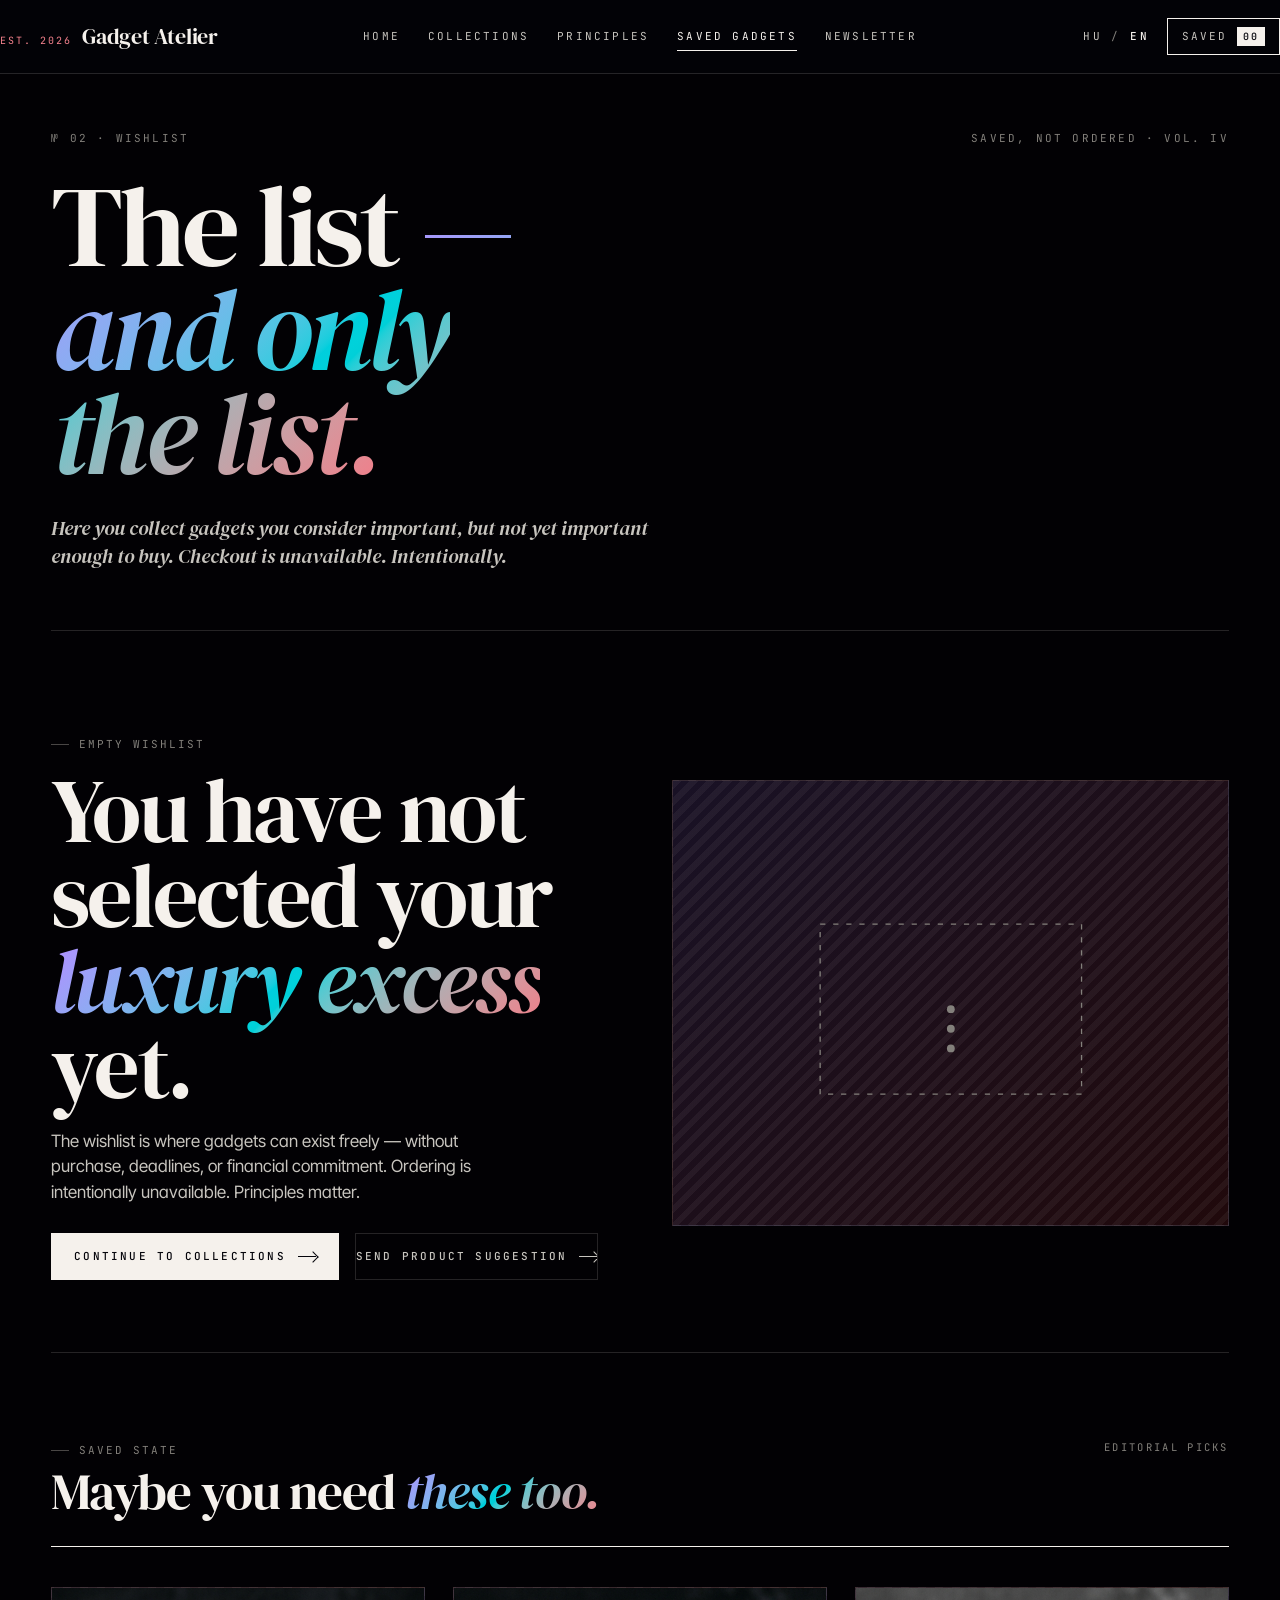
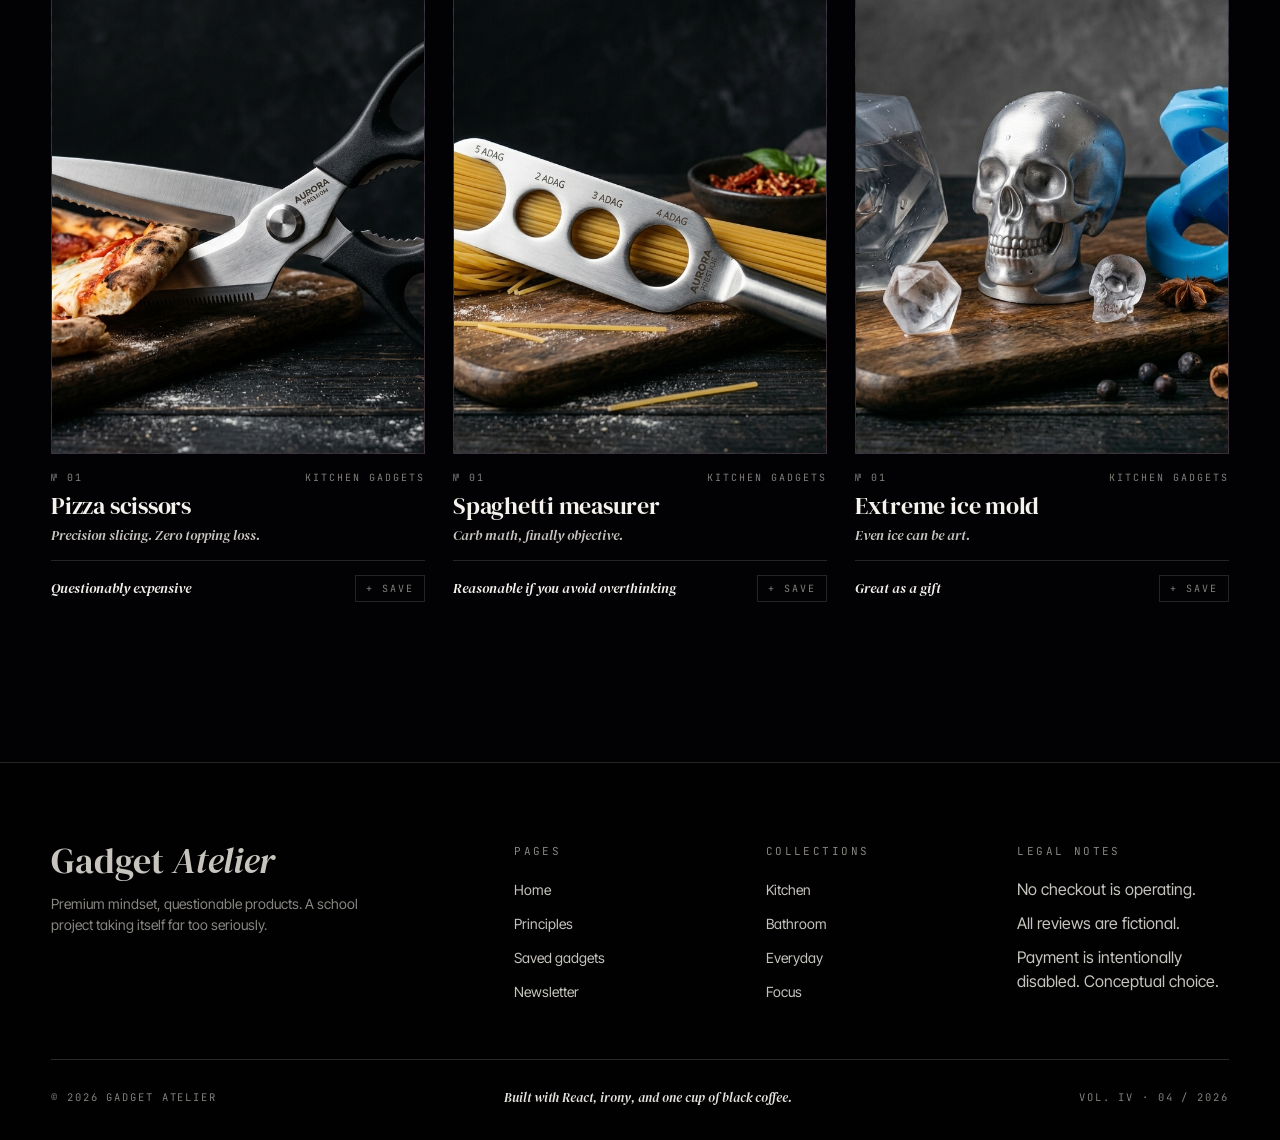
<file: mentett-en.html>
<!doctype html>
<html lang="en">
<head>
<meta charset="utf-8" />
<meta name="viewport" content="width=device-width, initial-scale=1" />
<title>Gadget Atelier — Saved gadgets</title>
<link rel="stylesheet" href="assets/system.css" />
<link rel="icon" href="data:image/svg+xml,%3Csvg xmlns='http://www.w3.org/2000/svg' viewBox='0 0 100 100'%3E%3Ctext y='78' font-size='80' font-family='serif'%3EK%3C/text%3E%3C/svg%3E" />
<style>
/* ========= NOIR PREMIUM THEME OVERRIDE ========= */
:root {
  --paper:   oklch(0.12 0.015 285);
  --paper-2: oklch(0.16 0.018 285);
  --paper-3: oklch(0.20 0.020 285);
  --ink:     oklch(0.96 0.008 80);
  --ink-soft: oklch(0.82 0.008 80);
  --ink-mute: oklch(0.60 0.008 80);
  --rule:      oklch(0.96 0.008 80 / 0.14);
  --rule-soft: oklch(0.96 0.008 80 / 0.07);
  --accent: oklch(0.74 0.14 15);
  --accent-ink: oklch(0.82 0.14 15);
}
html, body { background: oklch(0.08 0.015 285); color: var(--ink); }
/* Premium layered gradient bg */
body::before {
  content: ''; position: fixed; inset: 0; z-index: -1; pointer-events: none;
  background:
    radial-gradient(ellipse 80% 60% at 15% 0%,   oklch(0.30 0.12 300 / 0.45) 0%, transparent 60%),
    radial-gradient(ellipse 70% 50% at 85% 100%, oklch(0.28 0.14 15  / 0.40) 0%, transparent 55%),
    radial-gradient(ellipse 60% 50% at 100% 20%, oklch(0.26 0.10 200 / 0.30) 0%, transparent 60%),
    linear-gradient(180deg, oklch(0.08 0.015 285) 0%, oklch(0.10 0.020 300) 50%, oklch(0.09 0.018 285) 100%);
}
body::after {
  content: ''; position: fixed; inset: 0; z-index: -1; pointer-events: none;
  background-image:
    radial-gradient(circle at 25% 25%, oklch(0.96 0.008 80 / 0.03) 1px, transparent 1px),
    radial-gradient(circle at 75% 75%, oklch(0.96 0.008 80 / 0.02) 1px, transparent 1px);
  background-size: 3px 3px, 4px 4px;
  opacity: 0.4;
}
/* nav */
.nav { background: oklch(0.10 0.018 285 / 0.85); backdrop-filter: blur(14px); -webkit-backdrop-filter: blur(14px); border-bottom-color: var(--rule); }
.nav__brand-mark { color: var(--accent); }
.nav a { color: var(--ink-soft); }
.nav a:hover { color: var(--ink); }
/* buttons */
.btn { border-color: var(--ink); color: var(--ink); }
.btn--solid { background: var(--ink); color: oklch(0.12 0.015 285); }
.btn--ghost { background: transparent; color: var(--ink-soft); border-color: var(--rule); }
.btn--ghost:hover { border-color: var(--ink); color: var(--ink); }
/* placeholders */
.ph {
  background:
    repeating-linear-gradient(135deg, oklch(0.96 0.008 80 / 0.05) 0 6px, transparent 6px 12px),
    linear-gradient(135deg, oklch(0.20 0.04 300) 0%, oklch(0.18 0.04 15) 100%);
  border: 1px solid oklch(0.96 0.008 80 / 0.12);
}
.ph__label { color: oklch(0.80 0.008 80 / 0.7); }
/* footer */
.foot { background: oklch(0.06 0.015 285); border-top: 1px solid var(--rule); color: var(--ink-soft); }
.foot a { color: var(--ink-soft); }
.foot a:hover { color: var(--ink); }
.foot__bottom { border-top-color: var(--rule); color: var(--ink-mute); }
/* toast */
.toast { background: oklch(0.18 0.02 285); color: var(--ink); border: 1px solid var(--rule); }

/* Masthead */
.mast {
  padding: 56px 0 40px;
  border-bottom: 1px solid var(--rule);
}
.mast__row {
  display: flex; justify-content: space-between; align-items: baseline; gap: 24px;
  font-family: var(--mono); font-size: 11px; letter-spacing: 0.2em; text-transform: uppercase; color: var(--ink-mute);
  flex-wrap: wrap;
}
.mast__title {
  font-family: var(--serif); font-weight: 400;
  font-size: clamp(48px, 9vw, 140px);
  line-height: 0.9; letter-spacing: -0.035em;
  margin: 28px 0 0;
}
.mast__title em { font-style: italic; background: linear-gradient(135deg, var(--grad-a), var(--grad-b), var(--grad-c)); -webkit-background-clip: text; background-clip: text; color: transparent; }
.mast__lead {
  margin-top: 28px; max-width: 640px;
  font-family: var(--serif); font-style: italic;
  font-size: 20px; line-height: 1.4; color: var(--ink-soft);
}

/* Summary bar */
.summary {
  display: grid;
  grid-template-columns: 1fr 1fr 1fr auto;
  gap: 32px;
  padding: 40px 0;
  border-bottom: 1px solid var(--rule);
  align-items: end;
}
.summary__stat .n {
  font-family: var(--serif); font-size: 56px; line-height: 1; letter-spacing: -0.02em; display: block;
}
.summary__stat .l {
  font-family: var(--mono); font-size: 10px; letter-spacing: 0.22em; text-transform: uppercase;
  color: var(--ink-mute); display: block; margin-top: 8px;
}
.summary__actions { display: flex; gap: 12px; flex-wrap: wrap; justify-content: flex-end; }
@media (max-width: 820px) { .summary { grid-template-columns: 1fr 1fr; } .summary__actions { grid-column: 1 / -1; justify-content: flex-start; } }

/* List */
.list { padding: 56px 0 24px; }
.list__head {
  display: grid;
  grid-template-columns: 60px 80px 1fr 110px 140px 160px 40px;
  gap: 20px;
  padding: 0 0 14px;
  font-family: var(--mono); font-size: 10px; letter-spacing: 0.22em; text-transform: uppercase; color: var(--ink-mute);
  border-bottom: 1px solid var(--ink);
}
.item {
  display: grid;
  grid-template-columns: 60px 80px 1fr 110px 140px 160px 40px;
  gap: 20px;
  align-items: center;
  padding: 22px 0;
  border-bottom: 1px solid var(--rule);
  transition: background 200ms ease;
  opacity: 1;
}
.item.removing { opacity: 0; transform: translateX(-20px); transition: opacity 250ms ease, transform 250ms ease; }
.item:hover { background: var(--paper-2); }
.item__num {
  font-family: var(--serif); font-style: italic; font-size: 24px; line-height: 1;
  color: var(--ink-mute); letter-spacing: -0.02em;
}
.item__ph {
  aspect-ratio: 1; height: 68px; width: 68px;
  position: relative;
}
.item__title { font-family: var(--serif); font-size: 26px; line-height: 1.05; letter-spacing: -0.02em; }
.item__title small {
  display: block; font-family: var(--mono); font-size: 10px; letter-spacing: 0.2em;
  text-transform: uppercase; color: var(--ink-mute); margin-top: 6px; font-weight: 400;
}
.item__qty {
  display: inline-flex; align-items: center; gap: 0;
  border: 1px solid var(--ink);
  width: fit-content;
}
.item__qty button {
  width: 32px; height: 32px;
  background: transparent;
  border: none;
  font-family: var(--mono); font-size: 14px;
  cursor: pointer; color: var(--ink);
  transition: background 180ms;
}
.item__qty button:hover { background: var(--ink); color: var(--paper); }
.item__qty input {
  width: 36px; height: 32px;
  border: none; border-left: 1px solid var(--ink); border-right: 1px solid var(--ink);
  text-align: center;
  font-family: var(--mono); font-size: 12px;
  background: transparent; color: var(--ink);
  -moz-appearance: textfield;
}
.item__qty input::-webkit-outer-spin-button, .item__qty input::-webkit-inner-spin-button { -webkit-appearance: none; margin: 0; }
.item__price { font-family: var(--serif); font-size: 15px; letter-spacing: -0.005em; line-height: 1.25; max-width: 140px; }
.item__price em { font-style: italic; background: linear-gradient(135deg, var(--grad-a), var(--grad-b), var(--grad-c)); -webkit-background-clip: text; background-clip: text; color: transparent; }
.item__price small { display: block; font-family: var(--mono); font-size: 9px; letter-spacing: 0.2em; text-transform: uppercase; color: var(--ink-mute); margin-top: 4px; }
.item__notes {
  font-family: var(--mono); font-size: 10px; letter-spacing: 0.18em;
  text-transform: uppercase; color: var(--ink-mute);
}
.item__notes strong { color: var(--accent-ink); display: block; font-weight: 500; font-family: var(--serif); font-size: 13px; letter-spacing: 0; text-transform: none; margin-top: 4px; }
.item__remove {
  width: 32px; height: 32px;
  border: 1px solid var(--rule);
  background: transparent;
  cursor: pointer;
  position: relative;
  transition: border-color 180ms, background 180ms;
  justify-self: end;
}
.item__remove::before, .item__remove::after {
  content: ''; position: absolute; left: 8px; right: 8px; top: 50%; height: 1px; background: var(--ink);
}
.item__remove::before { transform: rotate(45deg); }
.item__remove::after { transform: rotate(-45deg); }
.item__remove:hover { background: var(--ink); border-color: var(--ink); }
.item__remove:hover::before, .item__remove:hover::after { background: var(--paper); }

@media (max-width: 900px) {
  .list__head { display: none; }
  .item {
    grid-template-columns: 68px 1fr 40px;
    grid-template-areas:
      "img title remove"
      "img price remove"
      "qty qty qty"
      "notes notes notes";
    row-gap: 8px;
  }
  .item__num { display: none; }
  .item__ph { grid-area: img; }
  .item__title { grid-area: title; font-size: 20px; }
  .item__price { grid-area: price; font-size: 18px; }
  .item__qty { grid-area: qty; }
  .item__notes { grid-area: notes; padding-top: 8px; border-top: 1px dashed var(--rule); }
  .item__remove { grid-area: remove; }
}

/* Totals */
.totals {
  display: grid;
  grid-template-columns: 1fr 420px;
  gap: 56px;
  padding: 48px 0 24px;
}
.totals__note {
  font-family: var(--serif); font-style: italic; font-size: 19px;
  color: var(--ink-soft); line-height: 1.5; max-width: 460px;
}
.totals__note span.kicker { display: block; margin-bottom: 14px; font-style: normal; }
.totals__box {
  border: 1px solid oklch(0.96 0.008 80 / 0.18);
  padding: 32px;
  background:
    linear-gradient(160deg, oklch(0.18 0.02 300 / 0.6) 0%, oklch(0.12 0.018 285 / 0.8) 100%);
  backdrop-filter: blur(10px);
  -webkit-backdrop-filter: blur(10px);
  position: relative;
  box-shadow: 0 30px 80px oklch(0.04 0.01 285 / 0.5), 0 0 0 1px oklch(0.96 0.008 80 / 0.04) inset;
}
.totals__box::before {
  content: ''; position: absolute; inset: -1px; pointer-events: none; border-radius: inherit;
  background: linear-gradient(135deg, oklch(0.72 0.18 300 / 0.6), oklch(0.78 0.14 200 / 0.3), oklch(0.72 0.16 15 / 0.6));
  mask: linear-gradient(#fff 0 0) content-box, linear-gradient(#fff 0 0);
  -webkit-mask: linear-gradient(#fff 0 0) content-box, linear-gradient(#fff 0 0);
  mask-composite: exclude;
  -webkit-mask-composite: xor;
  padding: 1px;
  opacity: 0.5;
}
.totals__line {
  display: flex; justify-content: space-between;
  padding: 10px 0;
  font-family: var(--mono); font-size: 12px; letter-spacing: 0.18em;
  text-transform: uppercase; color: var(--ink-mute);
}
.totals__line strong { color: var(--ink); font-weight: 500; font-family: var(--serif); font-size: 16px; letter-spacing: 0; text-transform: none; }
.totals__line--grand {
  border-top: 1px solid var(--ink); padding-top: 18px; margin-top: 10px;
  font-family: var(--serif); font-size: 14px; letter-spacing: 0; text-transform: none; color: var(--ink);
}
.totals__line--grand strong { font-size: 34px; }
.totals__actions { margin-top: 28px; display: grid; gap: 12px; }

/* Disabled checkout with playful explainer */
.checkout-block {
  position: relative;
  padding: 24px;
  border: 1px dashed oklch(0.82 0.14 15 / 0.5);
  background:
    linear-gradient(135deg, oklch(0.74 0.14 15 / 0.10) 0%, oklch(0.72 0.18 300 / 0.06) 100%);
  margin-top: 18px;
}
.checkout-block h4 {
  font-family: var(--serif); font-size: 22px; line-height: 1.2; margin: 0 0 10px;
}
.checkout-block h4 em { font-style: italic; background: linear-gradient(135deg, var(--grad-a), var(--grad-b), var(--grad-c)); -webkit-background-clip: text; background-clip: text; color: transparent; }
.checkout-block p {
  font-size: 13px; line-height: 1.55; color: var(--ink-soft); margin: 0 0 16px;
}
.btn-disabled {
  width: 100%; justify-content: space-between;
  background: var(--ink); color: var(--paper);
  border-color: var(--ink);
  opacity: 0.55;
  cursor: not-allowed;
  padding: 16px 22px;
  pointer-events: auto;
}
.btn-disabled:hover { background: var(--ink); color: var(--paper); }
.btn-disabled .strikethrough { text-decoration: line-through; text-decoration-thickness: 1px; }
.checkout-explain {
  margin-top: 14px;
  font-family: var(--mono); font-size: 10px; letter-spacing: 0.2em;
  text-transform: uppercase; color: var(--ink-mute);
  text-align: center;
}

@media (max-width: 820px) { .totals { grid-template-columns: 1fr; gap: 32px; } }

/* Empty state */
.empty {
  padding: 96px 0 72px;
  display: grid;
  grid-template-columns: 1fr 1fr;
  gap: 64px;
  align-items: center;
  border-bottom: 1px solid var(--rule);
}
.empty__headline {
  font-family: var(--serif); font-weight: 400;
  font-size: clamp(44px, 7vw, 100px);
  line-height: 0.95; letter-spacing: -0.03em;
  margin: 16px 0 20px;
}
.empty__headline em { font-style: italic; background: linear-gradient(135deg, var(--grad-a), var(--grad-b), var(--grad-c)); -webkit-background-clip: text; background-clip: text; color: transparent; }
.empty__body { color: var(--ink-soft); font-size: 17px; line-height: 1.5; max-width: 480px; }
.empty__art {
  aspect-ratio: 5/4;
  display: grid; place-items: center;
  position: relative;
}
.empty__art svg { width: 60%; max-width: 340px; }
@media (max-width: 820px) { .empty { grid-template-columns: 1fr; } }

/* Suggestions */
.suggest { padding: 80px 0 40px; }
.suggest__head {
  display: flex; justify-content: space-between; align-items: baseline;
  padding-bottom: 28px; border-bottom: 1px solid var(--ink); margin-bottom: 40px;
  flex-wrap: wrap; gap: 16px;
}
.suggest__head h3 {
  font-family: var(--serif); font-weight: 400;
  font-size: clamp(32px, 4vw, 56px); line-height: 1; letter-spacing: -0.025em;
  margin: 8px 0 0;
}
.suggest__head h3 em { font-style: italic; background: linear-gradient(135deg, var(--grad-a), var(--grad-b), var(--grad-c)); -webkit-background-clip: text; background-clip: text; color: transparent; }
.suggest__grid {
  display: grid; grid-template-columns: repeat(3, 1fr); gap: 28px;
}
@media (max-width: 820px) { .suggest__grid { grid-template-columns: 1fr; } }

.sug-card {
  position: relative;
  cursor: pointer;
  transition: transform 300ms ease;
}
.sug-card:hover { transform: translateY(-4px); }
.sug-card__ph { aspect-ratio: 4/5; margin-bottom: 16px; position: relative; }
.sug-card__ph .spread__num {
  position: absolute; top: 12px; left: 12px;
  font-family: var(--serif); font-style: italic; font-size: 40px; line-height: 1;
  color: var(--paper); -webkit-text-stroke: 1px var(--ink);
}
.sug-card__meta {
  display: flex; justify-content: space-between; align-items: baseline;
  font-family: var(--mono); font-size: 10px; letter-spacing: 0.2em;
  text-transform: uppercase; color: var(--ink-mute);
  margin-bottom: 8px;
}
.sug-card h4 {
  font-family: var(--serif); font-weight: 400;
  font-size: 24px; line-height: 1.05; letter-spacing: -0.01em;
  margin: 0 0 8px;
}
.sug-card p {
  font-family: var(--serif); font-style: italic; font-size: 14px;
  color: var(--ink-soft); margin: 0 0 14px; line-height: 1.4;
}
.sug-card__foot {
  display: flex; justify-content: space-between; align-items: center;
  padding-top: 14px; border-top: 1px solid var(--rule);
  font-family: var(--serif); font-size: 18px;
}
.sug-card__foot .save-mini {
  font-family: var(--mono); font-size: 10px; letter-spacing: 0.2em;
  text-transform: uppercase; color: var(--ink-mute);
  padding: 6px 10px; border: 1px solid var(--rule); background: transparent;
  cursor: pointer;
}
.sug-card__foot .save-mini:hover { background: var(--ink); color: var(--paper); border-color: var(--ink); }
.sug-card__foot .save-mini.saved { background: var(--accent); color: var(--ink); border-color: var(--accent-ink); }
</style>
</head>
<body data-screen-label="02 Saved gadgets">

<!-- Nav -->
<header class="nav">
  <div class="shell nav__inner">
    <div class="nav__brand">
      <span class="nav__brand-mark">Est. 2026</span>
      <span>Gadget Atelier</span>
    </div>
    <nav class="nav__center" aria-label="Main menu">
      <a href="index-en.html">Home</a>
      <a href="index-en.html#kollekciok">Collections</a>
      <a href="index-en.html#manifesto">Manifesto</a>
      <a href="mentett-en.html" aria-current="page">Saved gadgets</a>
      <a href="hirlevel-en.html">Newsletter</a>
    </nav>
    <div class="nav__right">
      <span class="nav__lang"><a href="mentett.html" class="nav__lang-link" lang="hu">HU</a> / <strong><a href="mentett-en.html" class="nav__lang-link is-active" aria-current="true" lang="en">EN</a></strong></span>
      <a href="mentett-en.html" class="nav__saved">
        Saved
        <span class="nav__saved-count" data-saved-count>00</span>
      </a>
      <button class="nav__burger" aria-label="Menu"></button>
    </div>
  </div>
</header>

<main class="shell">
<!-- Masthead -->
<section class="mast">
  <div class="mast__row">
    <span>№ 02 · Wishlist</span>
    <span>Saved, not ordered · Vol. IV</span>
  </div>
  <h1 class="mast__title">The list <em>— and only the list.</em></h1>
  <p class="mast__lead">Here you collect gadgets you consider important, but not yet important enough to buy. Checkout is unavailable. <em>Intentionally.</em></p>
</section>

<!-- Dynamic content -->
<div id="content"></div>

<!-- Suggestions -->
<section class="suggest" id="suggest-root"></section>

</main>

<footer class="foot">
  <div class="shell">
    <div class="foot__grid">
      <div class="foot__col foot__brand">
        <p class="foot__brand-name">Gadget <em>Atelier</em></p>
        <p class="foot__tag">Premium mindset, questionable products. A school project taking itself far too seriously.</p>
      </div>
      <div class="foot__col">
        <h4>Pages</h4>
        <ul>
          <li><a href="index-en.html">Home</a></li>
          <li><a href="mentett-en.html">Saved gadgets</a></li>
          <li><a href="hirlevel-en.html">Newsletter</a></li>
        </ul>
      </div>
      <div class="foot__col">
        <h4>Collections</h4>
        <ul>
          <li><a href="index-en.html#konyhai">Kitchen</a></li>
          <li><a href="index-en.html#furdoszobai">Bathroom</a></li>
          <li><a href="index-en.html#eletmento">Everyday</a></li>
          <li><a href="index-en.html#iroda">Focus</a></li>
        </ul>
      </div>
      <div class="foot__col">
        <h4>Legal notes</h4>
        <ul>
          <li>No checkout is operating.</li>
          <li>All reviews are fictional.</li>
          <li>Payment is intentionally disabled. Conceptual choice.</li>
        </ul>
      </div>
    </div>
    <div class="foot__bottom">
      <span>© 2026 Gadget Atelier</span>
      <em>Built with React, irony, and one cup of black coffee.</em>
      <span>Vol. IV · 04 / 2026</span>
    </div>
  </div>
</footer>

<script src="assets/data.js"></script>
<script src="assets/app.js"></script>
<script>
const notesSeed = [
  'For birthday — Zsofi',
  'If I win the lottery',
  'Home office upgrade',
  'After moving',
  'Swap pool',
  'I just want it',
];

// Per-item quantities + notes persist in localStorage separately
const META_KEY = 'kutyu.meta.v1';
const meta = (() => {
  try { return JSON.parse(localStorage.getItem(META_KEY) || '{}'); }
  catch { return {}; }
})();
function saveMeta() { localStorage.setItem(META_KEY, JSON.stringify(meta)); }
function getMeta(slug) {
  if (!meta[slug]) meta[slug] = { qty: 1, note: notesSeed[Math.floor(Math.random() * notesSeed.length)] };
  return meta[slug];
}

// price strings are ironic labels now; no numeric parsing

function render() {
  const saved = KutyuStore.get();
  const content = document.getElementById('content');
  content.innerHTML = '';

  if (saved.length === 0) {
    content.innerHTML = `
      <section class="empty">
        <div class="reveal in">
          <span class="kicker">Empty wishlist</span>
          <h2 class="empty__headline">You have not selected your <em>luxury excess</em> yet.</h2>
          <p class="empty__body">The wishlist is where gadgets can exist freely — without purchase, deadlines, or financial commitment. Ordering is intentionally unavailable. Principles matter.</p>
          <div style="margin-top: 28px; display: flex; gap: 16px; flex-wrap: wrap;">
            <a href="index-en.html#kollekciok" class="btn btn--solid">Continue to collections<span class="arrow"></span></a>
            <a href="hirlevel-en.html" class="btn btn--ghost">Send product suggestion<span class="arrow"></span></a>
          </div>
        </div>
        <div class="empty__art ph">
          <svg viewBox="0 0 240 180" aria-hidden="true">
            <rect x="20" y="30" width="200" height="130" fill="none" stroke="currentColor" stroke-width="1" stroke-dasharray="4 6"/>
            <circle cx="120" cy="95" r="3" fill="currentColor"/>
            <circle cx="120" cy="110" r="3" fill="currentColor"/>
            <circle cx="120" cy="125" r="3" fill="currentColor"/>
          </svg>
        </div>
      </section>
    `;
    renderSuggestions(GADGETS_FLAT.slice(0, 3));
    return;
  }

  const items = saved.map(slug => GADGETS_FLAT.find(g => g.slug === slug)).filter(Boolean);
  const totalQty = items.reduce((s, g) => s + getMeta(g.slug).qty, 0);
  const tierScore = items.reduce((s, g) => {
    const t = { 'I': 1, 'II': 2, 'III': 3, 'IV': 4, 'V': 5 }[g.priceTier || 'II'] || 2;
    return s + t * getMeta(g.slug).qty;
  }, 0);
  const tierLabel = tierScore >= 20 ? 'DANGEROUS' : tierScore >= 12 ? 'BOLD' : tierScore >= 6 ? 'BALANCED' : 'HARMLESS';
  const moralCost = ['mild', 'noticeable', 'warning', 'heavy', 'lifestyle-shift'][Math.min(4, Math.floor(tierScore / 5))];

  content.innerHTML = `
    <section class="summary reveal">
      <div class="summary__stat"><span class="n">${String(items.length).padStart(2, '0')}</span><span class="l">Saved items</span></div>
      <div class="summary__stat"><span class="n">${items.reduce((s, g) => s + getMeta(g.slug).qty, 0)}</span><span class="l">Total qty</span></div>
      <div class="summary__stat"><span class="n" style="font-style:italic;font-size:40px;background:linear-gradient(135deg,var(--grad-a),var(--grad-b),var(--grad-c));-webkit-background-clip:text;background-clip:text;color:transparent;">${tierLabel}</span><span class="l">Wishlist tier · ${tierScore} points</span></div>
      <div class="summary__actions">
        <button class="btn btn--ghost" id="clear-all">Remove all<span class="arrow"></span></button>
        <a href="index-en.html#kollekciok" class="btn">Continue browsing<span class="arrow"></span></a>
      </div>
    </section>

    <section class="list">
      <div class="list__head">
        <span>№</span>
        <span>Product</span>
        <span>Name</span>
        <span>Quantity</span>
        <span>Unit label</span>
        <span>Note</span>
        <span></span>
      </div>
      <div id="items-container">
        ${items.map((g, i) => renderItem(g, i)).join('')}
      </div>
    </section>

    <section class="totals">
      <div class="totals__note">
        <span class="kicker">Invoice side note</span>
        This list is not an order. It creates no obligation to purchase, ship, or commit financially. The checkout button is <em>intentionally</em> non-functional — this is part of the concept. Let a wish remain a wish.
      </div>
      <div class="totals__box">
        <div class="totals__line"><span>Number of items</span><strong>${totalQty} db</strong></div>
        <div class="totals__line"><span>Total tier score</span><strong>${tierScore}</strong></div>
        <div class="totals__line"><span>Moral cost</span><strong style="font-style:italic">${moralCost}</strong></div>
        <div class="totals__line totals__line--grand"><span>Wishlist classification</span><strong style="background:linear-gradient(135deg,var(--grad-a),var(--grad-b),var(--grad-c));-webkit-background-clip:text;background-clip:text;color:transparent;font-style:italic">${tierLabel}</strong></div>

        <div class="checkout-block">
          <h4><em>Checkout is unavailable.</em></h4>
          <p>This is a study project. Checkout is intentionally disabled so the weight of desire is easier to feel. Try the button: nothing will happen.</p>
          <button class="btn btn-disabled" id="fake-checkout" aria-disabled="true">
            <span class="strikethrough">Place order</span>
            <span class="arrow"></span>
          </button>
          <p class="checkout-explain" id="checkout-msg">The button is decorative.</p>
        </div>

        <div class="totals__actions" style="margin-top: 20px;">
          <a href="hirlevel-en.html" class="btn btn--ghost">Request newsletter reminder<span class="arrow"></span></a>
        </div>
      </div>
    </section>
  `;

  // Wire up
  document.getElementById('clear-all').addEventListener('click', () => {
    if (confirm('Are you sure you want to clear everything? Bold thought.')) KutyuStore.clear();
  });

  const fakeBtn = document.getElementById('fake-checkout');
  const msgEl = document.getElementById('checkout-msg');
  const messages = [
    'The button is decorative.',
    'We told you it does not work.',
    'Really, nothing will happen.',
    'This is becoming compulsive behavior.',
    'Fine, you win a message: I am proud of your persistence.',
    'That is all. No more.',
  ];
  let tries = 0;
  fakeBtn.addEventListener('click', (e) => {
    e.preventDefault();
    msgEl.textContent = messages[Math.min(tries, messages.length - 1)];
    fakeBtn.animate(
      [{ transform: 'translateX(0)' }, { transform: 'translateX(-6px)' }, { transform: 'translateX(6px)' }, { transform: 'translateX(0)' }],
      { duration: 260, easing: 'cubic-bezier(.4,0,.4,1)' }
    );
    tries++;
  });

  wireItems();
  // render suggestions based on what's NOT saved
  const notSaved = GADGETS_FLAT.filter(g => !KutyuStore.has(g.slug));
  renderSuggestions(notSaved.sort(() => Math.random() - 0.5).slice(0, 3));
}

function renderItem(g, i) {
  const m = getMeta(g.slug);
  return `
    <div class="item" data-slug="${g.slug}">
      <span class="item__num">${String(i + 1).padStart(2, '0')}</span>
      <div class="item__ph ph">
        ${g.image
          ? `<img src="${g.image}" alt="${g.name}" loading="lazy" onerror="this.remove()">`
          : `<img src="assets/images/${g.slug}.png" data-slug="${g.slug}" alt="${g.name}" loading="lazy" onerror="tryNextExt(this)">`}
      </div>
      <div>
        <div class="item__title">${g.name}<small>${g.collection} · ${g.collectionNumber}</small></div>
      </div>
      <div class="item__qty" data-slug="${g.slug}">
        <button class="qty-minus" aria-label="Less">−</button>
        <input type="number" min="1" max="99" value="${m.qty}" class="qty-input" />
        <button class="qty-plus" aria-label="More">+</button>
      </div>
      <div class="item__price"><em>${g.price}</em><small>Tier ${g.priceTier || 'II'} · ask by email</small></div>
      <div class="item__notes" data-slug="${g.slug}">
        Note
        <strong contenteditable="plaintext-only" class="note-edit">${m.note}</strong>
      </div>
      <button class="item__remove" data-slug="${g.slug}" aria-label="Remove"></button>
    </div>
  `;
}

function wireItems() {
  document.querySelectorAll('.item__remove').forEach(btn => {
    btn.addEventListener('click', () => {
      const slug = btn.dataset.slug;
      const row = btn.closest('.item');
      row.classList.add('removing');
      setTimeout(() => KutyuStore.remove(slug), 240);
    });
  });

  document.querySelectorAll('.item__qty').forEach(ctrl => {
    const slug = ctrl.dataset.slug;
    const input = ctrl.querySelector('.qty-input');
    const update = (v) => {
      v = Math.max(1, Math.min(99, parseInt(v, 10) || 1));
      input.value = v;
      getMeta(slug).qty = v;
      saveMeta();
      // rerender totals only (cheap: full re-render)
      render();
    };
    ctrl.querySelector('.qty-minus').addEventListener('click', () => update(parseInt(input.value, 10) - 1));
    ctrl.querySelector('.qty-plus').addEventListener('click', () => update(parseInt(input.value, 10) + 1));
    input.addEventListener('change', () => update(input.value));
  });

  document.querySelectorAll('.note-edit').forEach(el => {
    const slug = el.closest('.item__notes').dataset.slug;
    el.addEventListener('blur', () => {
      getMeta(slug).note = (el.textContent || '').trim().slice(0, 80);
      saveMeta();
    });
    el.addEventListener('keydown', (e) => {
      if (e.key === 'Enter') { e.preventDefault(); el.blur(); }
    });
  });
}

function renderSuggestions(gs) {
  const root = document.getElementById('suggest-root');
  if (!gs.length) { root.innerHTML = ''; return; }
  root.innerHTML = `
    <div class="suggest__head">
      <div>
        <span class="kicker">Saved state</span>
        <h3>Maybe you need <em>these too.</em></h3>
      </div>
      <span class="eyebrow">Editorial picks</span>
    </div>
    <div class="suggest__grid">
      ${gs.map((g, i) => `
        <article class="sug-card" data-slug="${g.slug}">
          <div class="sug-card__ph ph">
            ${g.image
              ? `<img src="${g.image}" alt="${g.name}" loading="lazy" onerror="this.remove()">`
              : `<img src="assets/images/${g.slug}.png" data-slug="${g.slug}" alt="${g.name}" loading="lazy" onerror="tryNextExt(this)">`}
            <div class="spread__num">${String(i + 1).padStart(2, '0')}</div>
            <div class="ph__label">${g.name}</div>
          </div>
          <div class="sug-card__meta">
            <span>${g.collectionNumber}</span>
            <span>${g.collection}</span>
          </div>
          <h4>${g.name}</h4>
          <p>${g.slogan}</p>
          <div class="sug-card__foot">
            <span style="font-style:italic;font-size:14px;">${g.price}</span>
            <button class="save-mini ${KutyuStore.has(g.slug) ? 'saved' : ''}" data-slug="${g.slug}">
              ${KutyuStore.has(g.slug) ? '✓ saved' : '+ save'}
            </button>
          </div>
        </article>
      `).join('')}
    </div>
  `;
  root.querySelectorAll('.save-mini').forEach(b => {
    b.addEventListener('click', (e) => {
      e.stopPropagation();
      const added = KutyuStore.toggle(b.dataset.slug);
      toast(added ? 'Saved' : 'Removed');
    });
  });
}

KutyuStore.onChange(render);
render();
</script>
</body>
</html>
</file>
<file: assets/system.css>
/* ==========================================================================
   KÜTYÜ MŰHELY — Editorial Luxe Design System
   Fashion-magazine / luxury boutique aesthetic
   ========================================================================== */

@import url('https://fonts.googleapis.com/css2?family=DM+Serif+Display:ital@0;1&family=Inter+Tight:wght@300;400;500;600&family=JetBrains+Mono:wght@300;400;500&display=swap');

:root {
  /* Palette — warm editorial cream + ink */
  --paper: oklch(0.97 0.008 80);
  --paper-2: oklch(0.94 0.012 80);
  --paper-3: oklch(0.91 0.014 80);
  --ink: oklch(0.18 0.01 80);
  --ink-soft: oklch(0.32 0.01 80);
  --ink-mute: oklch(0.52 0.008 80);
  --rule: oklch(0.18 0.01 80 / 0.18);
  --rule-soft: oklch(0.18 0.01 80 / 0.10);

  /* Accent — single warm gold; user can swap via Tweaks */
  --accent: oklch(0.72 0.10 75);
  --accent-ink: oklch(0.45 0.10 75);

  /* Gradient trio — original violet/cyan/rose, used for italic flourishes */
  --grad-a: oklch(0.72 0.18 300);
  --grad-b: oklch(0.78 0.14 200);
  --grad-c: oklch(0.72 0.16 15);

  /* Inverted dark surface for hero/contrast sections */
  --noir: oklch(0.16 0.012 80);
  --noir-soft: oklch(0.22 0.012 80);
  --noir-text: oklch(0.92 0.008 80);
  --noir-mute: oklch(0.62 0.008 80);
  --noir-rule: oklch(0.92 0.008 80 / 0.18);

  /* Type */
  --serif: 'DM Serif Display', 'Times New Roman', serif;
  --sans: 'Inter Tight', -apple-system, system-ui, sans-serif;
  --mono: 'JetBrains Mono', ui-monospace, Menlo, monospace;

  /* Geometry */
  --gutter: clamp(20px, 4vw, 56px);
  --maxw: 1400px;
  --hairline: 1px;
}

* { box-sizing: border-box; }

html, body { margin: 0; padding: 0; }

html {
  background: var(--paper);
  scroll-behavior: smooth;
  overflow-x: hidden;
}

body {
  font-family: var(--sans);
  font-weight: 400;
  color: var(--ink);
  background: var(--paper);
  line-height: 1.5;
  -webkit-font-smoothing: antialiased;
  -moz-osx-font-smoothing: grayscale;
  font-feature-settings: "ss01", "cv11";
  overflow-x: hidden;
}

a { color: inherit; text-decoration: none; }
button { font-family: inherit; cursor: pointer; }
img, svg { display: block; max-width: 100%; }

a:focus-visible,
button:focus-visible,
input:focus-visible,
textarea:focus-visible,
select:focus-visible,
[contenteditable]:focus-visible {
  outline: 2px solid var(--accent);
  outline-offset: 4px;
}

::selection { background: var(--ink); color: var(--paper); }

/* ---------- Type primitives ---------- */

.kicker {
  font-family: var(--mono);
  font-size: 11px;
  font-weight: 400;
  letter-spacing: 0.18em;
  text-transform: uppercase;
  color: var(--ink-mute);
  display: inline-flex;
  align-items: center;
  gap: 10px;
}
.kicker::before {
  content: '';
  display: inline-block;
  width: 18px;
  height: 1px;
  background: currentColor;
  opacity: 0.55;
}

.eyebrow {
  font-family: var(--mono);
  font-size: 10.5px;
  letter-spacing: 0.22em;
  text-transform: uppercase;
  color: var(--ink-mute);
}

.display {
  font-family: var(--serif);
  font-weight: 400;
  letter-spacing: -0.02em;
  line-height: 0.94;
  margin: 0;
}

.italic { font-style: italic; }

/* ---------- Layout primitives ---------- */

.shell {
  width: 100%;
  max-width: var(--maxw);
  margin: 0 auto;
  padding-left: var(--gutter);
  padding-right: var(--gutter);
}

.rule { border: 0; border-top: var(--hairline) solid var(--rule); margin: 0; }
.rule--ink { border-top-color: var(--ink); }
.rule--noir { border-top-color: var(--noir-rule); }

/* ---------- Buttons ---------- */

.btn {
  display: inline-flex;
  align-items: center;
  justify-content: center;
  gap: 12px;
  padding: 14px 22px;
  border-radius: 0;
  border: 1px solid var(--ink);
  background: transparent;
  color: var(--ink);
  font-family: var(--mono);
  font-size: 11px;
  font-weight: 500;
  letter-spacing: 0.2em;
  text-transform: uppercase;
  transition: background 220ms ease, color 220ms ease, transform 220ms ease;
  position: relative;
  overflow: hidden;
  min-height: 46px;
  text-align: center;
  text-wrap: balance;
}
.btn .arrow { width: 18px; height: 1px; background: currentColor; position: relative; transition: width 220ms ease; }
.btn .arrow::after {
  content: '';
  position: absolute;
  right: -1px; top: -3px;
  width: 7px; height: 7px;
  border-right: 1px solid currentColor;
  border-top: 1px solid currentColor;
  transform: rotate(45deg);
}
.btn:hover { background: var(--ink); color: var(--paper); }
.btn:hover .arrow { width: 28px; }
.btn--solid { background: var(--ink); color: var(--paper); }
.btn--solid:hover { background: transparent; color: var(--ink); }
.btn--noir { border-color: var(--noir-text); color: var(--noir-text); }
.btn--noir:hover { background: var(--noir-text); color: var(--noir); }
.btn--ghost { border-color: transparent; padding-left: 0; padding-right: 0; }
.btn--ghost:hover { background: transparent; color: var(--ink); text-decoration: none; }
.btn--ghost:hover .arrow { width: 36px; }

/* ---------- Header / nav ---------- */

.nav {
  position: sticky;
  top: 0;
  z-index: 80;
  background: var(--paper);
  border-bottom: var(--hairline) solid var(--rule);
  transition: background 200ms ease, border-color 200ms ease;
}
.nav--menu-open { z-index: 120; }
.nav__inner {
  display: grid;
  grid-template-columns: 1fr auto 1fr;
  align-items: center;
  gap: 24px;
  padding: 18px 0;
}
.nav__brand {
  display: flex;
  align-items: baseline;
  gap: 10px;
  font-family: var(--serif);
  font-size: 22px;
  letter-spacing: -0.01em;
}
.nav__brand-mark {
  font-family: var(--mono);
  font-size: 10px;
  letter-spacing: 0.2em;
  color: var(--ink-mute);
  text-transform: uppercase;
}
.nav__center {
  display: flex;
  gap: 28px;
  justify-content: center;
}
.nav__center a {
  font-family: var(--mono);
  font-size: 11px;
  letter-spacing: 0.2em;
  text-transform: uppercase;
  color: var(--ink-soft);
  position: relative;
  padding: 6px 0;
  transition: color 180ms ease;
}
.nav__center a:hover { color: var(--ink); }
.nav__center a[aria-current="page"] {
  color: var(--ink);
}
.nav__center a[aria-current="page"]::after {
  content: '';
  position: absolute;
  left: 0; right: 0; bottom: 0;
  height: 1px;
  background: var(--ink);
}
.nav__right {
  display: flex;
  justify-content: flex-end;
  align-items: center;
  gap: 18px;
  font-family: var(--mono);
  font-size: 11px;
  letter-spacing: 0.18em;
  text-transform: uppercase;
}
.nav__saved {
  position: relative;
  padding: 8px 14px;
  border: 1px solid var(--ink);
  display: inline-flex;
  align-items: center;
  gap: 10px;
  white-space: nowrap;
}
.nav__saved-count {
  font-family: var(--mono);
  font-size: 10px;
  font-weight: 500;
  background: var(--ink);
  color: var(--paper);
  padding: 2px 6px;
  min-width: 20px;
  text-align: center;
}
.nav__lang {
  color: var(--ink-mute);
  letter-spacing: 0.22em;
}
.nav__lang strong { color: var(--ink); font-weight: 500; }
.nav__lang-link {
  color: inherit;
  text-decoration: none;
}
.nav__lang-link:hover { color: var(--ink); }
.nav__lang-link.is-active { color: var(--ink); }

.nav__burger { display: none; }

/* ---------- Footer ---------- */

.foot {
  background: var(--noir);
  color: var(--noir-text);
  padding: 80px 0 32px;
  margin-top: 120px;
}
.foot__grid {
  display: grid;
  grid-template-columns: 2fr 1fr 1fr 1fr;
  gap: 40px;
  padding-bottom: 56px;
  border-bottom: 1px solid var(--noir-rule);
}
.foot__brand-name {
  font-family: var(--serif);
  font-size: 36px;
  line-height: 1;
  margin: 0;
}
.foot__tag {
  margin-top: 14px;
  color: var(--noir-mute);
  font-size: 14px;
  max-width: 320px;
}
.foot__col h4 {
  font-family: var(--mono);
  font-size: 11px;
  letter-spacing: 0.22em;
  text-transform: uppercase;
  color: var(--noir-mute);
  margin: 0 0 18px;
  font-weight: 400;
}
.foot__col ul { list-style: none; padding: 0; margin: 0; display: grid; gap: 10px; }
.foot__col a { color: var(--noir-text); font-size: 14px; transition: color 180ms; }
.foot__col a:hover { color: var(--accent); }
.foot__bottom {
  display: flex;
  justify-content: space-between;
  align-items: center;
  padding-top: 28px;
  font-family: var(--mono);
  font-size: 10.5px;
  letter-spacing: 0.18em;
  text-transform: uppercase;
  color: var(--noir-mute);
  flex-wrap: wrap;
  gap: 16px;
}
.foot__bottom em { font-style: italic; color: var(--noir-text); font-family: var(--serif); text-transform: none; letter-spacing: 0; font-size: 13px; }

/* ---------- Toast ---------- */
.toast {
  position: fixed;
  bottom: 24px;
  left: 50%;
  width: min(92vw, 560px);
  justify-content: center;
  text-align: center;
  transform: translateX(-50%) translateY(120%);
  background: var(--ink);
  color: var(--paper);
  padding: 14px 22px;
  font-family: var(--mono);
  font-size: 11px;
  letter-spacing: 0.18em;
  text-transform: uppercase;
  z-index: 200;
  transition: transform 320ms cubic-bezier(.5,0,.2,1);
  display: inline-flex;
  align-items: center;
  gap: 14px;
  text-wrap: balance;
}
.toast.show { transform: translateX(-50%) translateY(0); }
.toast .dot {
  width: 6px; height: 6px; border-radius: 50%;
  background: var(--accent);
}

/* ---------- Placeholder image (striped) ---------- */
.ph {
  position: relative;
  background:
    repeating-linear-gradient(
      135deg,
      oklch(0.18 0.01 80 / 0.06) 0 8px,
      transparent 8px 18px
    ),
    var(--paper-2);
  border: 1px solid var(--rule);
  display: grid;
  place-items: center;
  overflow: hidden;
  color: var(--ink-mute);
  font-family: var(--mono);
  font-size: 10px;
  letter-spacing: 0.2em;
  text-transform: uppercase;
  text-align: center;
  padding: 16px;
}
.ph img {
  position: absolute;
  inset: 0;
  width: 100%;
  height: 100%;
  object-fit: cover;
  display: block;
  z-index: 1;
}
.ph--noir {
  background:
    repeating-linear-gradient(
      135deg,
      oklch(0.92 0.008 80 / 0.06) 0 8px,
      transparent 8px 18px
    ),
    var(--noir-soft);
  border-color: var(--noir-rule);
  color: var(--noir-mute);
}
.ph__label {
  background: var(--paper);
  border: 1px solid var(--rule);
  padding: 6px 10px;
  max-width: 80%;
}
.ph--noir .ph__label { background: var(--noir); border-color: var(--noir-rule); }

/* ---------- Reveal animation ---------- */
.reveal {
  opacity: 0;
  transform: translateY(28px);
  transition: opacity 800ms cubic-bezier(.2,.6,.2,1), transform 800ms cubic-bezier(.2,.6,.2,1);
}
.reveal.in { opacity: 1; transform: translateY(0); }

.reveal-stagger > * {
  opacity: 0;
  transform: translateY(20px);
  transition: opacity 700ms cubic-bezier(.2,.6,.2,1), transform 700ms cubic-bezier(.2,.6,.2,1);
}
.reveal-stagger.in > * { opacity: 1; transform: translateY(0); }
.reveal-stagger.in > *:nth-child(2) { transition-delay: 80ms; }
.reveal-stagger.in > *:nth-child(3) { transition-delay: 160ms; }
.reveal-stagger.in > *:nth-child(4) { transition-delay: 240ms; }
.reveal-stagger.in > *:nth-child(5) { transition-delay: 320ms; }
.reveal-stagger.in > *:nth-child(6) { transition-delay: 400ms; }

/* ---------- Responsive ---------- */
@media (max-width: 880px) {
  .nav__inner { grid-template-columns: 1fr auto; }
  .nav__center { display: none; }
  .nav__right { gap: 12px; }
  .nav__lang { display: none; }
  .nav__burger {
    display: inline-grid;
    place-items: center;
    width: 40px; height: 40px;
    border: 1px solid var(--ink);
    background: transparent;
    position: relative;
    flex: 0 0 40px;
  }
  .nav__burger::before, .nav__burger::after {
    content: '';
    position: absolute;
    left: 10px; right: 10px;
    height: 1px;
    background: var(--ink);
  }
  .nav__burger::before { top: 14px; }
  .nav__burger::after  { bottom: 14px; }
  .nav--menu-open .nav__burger::before { top: 19px; transform: rotate(45deg); }
  .nav--menu-open .nav__burger::after  { bottom: 20px; transform: rotate(-45deg); }
  .nav--menu-open .nav__center {
    display: flex;
    flex-direction: column;
    align-items: stretch;
    gap: 0;
    position: absolute;
    top: 100%; left: 0; right: 0;
    background: var(--paper);
    border-bottom: 1px solid var(--rule);
    padding: 20px var(--gutter) 28px;
    max-height: calc(100dvh - 72px);
    overflow-y: auto;
    box-shadow: 0 24px 70px oklch(0.08 0.02 80 / 0.24);
  }
  .nav--menu-open .nav__center a {
    padding: 16px 0;
    border-bottom: 1px solid var(--rule-soft);
    font-size: 13px;
  }
  .foot__grid { grid-template-columns: 1fr 1fr; gap: 32px; }
  .foot__brand { grid-column: 1 / -1; }
}

@media (max-width: 520px) {
  .shell { padding-left: 18px; padding-right: 18px; }
  .nav__inner { gap: 12px; }
  .nav__brand { min-width: 0; gap: 8px; }
  .nav__brand span:last-child {
    overflow: hidden;
    text-overflow: ellipsis;
    white-space: nowrap;
  }
  .nav__brand-mark { display: none; }
  .nav__saved { padding: 8px 10px; gap: 8px; }
  .nav__saved { font-size: 10px; letter-spacing: 0.14em; }
  .btn { width: 100%; }
  .foot__grid { grid-template-columns: 1fr; }
  .foot { padding: 56px 0 28px; }
}

@media (prefers-reduced-motion: reduce) {
  *, *::before, *::after { animation-duration: .01ms !important; transition-duration: .01ms !important; }
  .reveal, .reveal-stagger > * { opacity: 1 !important; transform: none !important; }
  html { scroll-behavior: auto; }
}

/* ---------- Home editorial principle ---------- */

.home-principle {
  padding: clamp(56px, 8vw, 116px) 0 clamp(48px, 7vw, 92px);
  border-bottom: 1px solid var(--ink);
  scroll-margin-top: 88px;
}

.home-principle__meta {
  display: flex;
  align-items: baseline;
  justify-content: space-between;
  gap: 20px;
  padding-bottom: 26px;
  border-bottom: 1px solid var(--rule-soft);
  font-family: var(--mono);
  font-size: 11px;
  letter-spacing: 0.2em;
  text-transform: uppercase;
  color: var(--ink-mute);
  flex-wrap: wrap;
}

.home-principle__meta a {
  color: var(--accent-ink);
  transition: color 180ms ease;
}

.home-principle__meta a:hover {
  color: var(--ink);
}

.home-principle__grid {
  display: grid;
  grid-template-columns: minmax(0, 1.25fr) minmax(280px, 0.75fr);
  gap: clamp(36px, 7vw, 88px);
  align-items: end;
  padding-top: clamp(36px, 6vw, 72px);
}

.home-principle h1 {
  font-family: var(--serif);
  font-weight: 400;
  font-size: clamp(48px, 8.5vw, 136px);
  line-height: 0.9;
  letter-spacing: -0.03em;
  max-width: 12ch;
  margin: 0;
  text-wrap: balance;
}

.home-principle h1 em {
  font-style: italic;
  background: linear-gradient(135deg, var(--grad-a), var(--grad-b), var(--grad-c));
  -webkit-background-clip: text;
  background-clip: text;
  color: transparent;
}

.home-principle__body {
  max-width: 470px;
  padding-left: 24px;
  border-left: 1px solid var(--rule);
}

.home-principle__body p {
  margin: 0;
  font-family: var(--serif);
  font-style: italic;
  font-size: clamp(18px, 2vw, 23px);
  line-height: 1.38;
  color: var(--ink-soft);
  text-wrap: pretty;
}

.home-principle__body span {
  display: inline-block;
  margin-top: 18px;
  font-family: var(--mono);
  font-size: 10.5px;
  letter-spacing: 0.2em;
  line-height: 1.6;
  text-transform: uppercase;
  color: var(--ink-mute);
}

@media (max-width: 840px) {
  .home-principle__grid {
    grid-template-columns: 1fr;
  }

  .home-principle__body {
    max-width: none;
  }
}

@media (max-width: 560px) {
  .home-principle {
    padding-top: 44px;
  }

  .home-principle h1 {
    font-size: clamp(42px, 14vw, 66px);
    max-width: 9.5ch;
  }

  .home-principle__body {
    border-left: 0;
    border-top: 1px solid var(--rule);
    padding: 18px 0 0;
  }
}

/* ---------- Dark principles page ---------- */

body[data-screen-label="02 Alapelveink"] {
  --paper: oklch(0.105 0.012 260);
  --paper-2: oklch(0.145 0.018 260);
  --paper-3: oklch(0.19 0.02 260);
  --ink: oklch(0.96 0.006 85);
  --ink-soft: oklch(0.82 0.012 85);
  --ink-mute: oklch(0.66 0.018 85);
  --rule: oklch(0.96 0.006 85 / 0.18);
  --rule-soft: oklch(0.96 0.006 85 / 0.10);
  --accent: oklch(0.79 0.15 74);
  --accent-ink: oklch(0.82 0.15 74);
  --noir: oklch(0.075 0.012 260);
  --noir-soft: oklch(0.13 0.016 260);
  --noir-text: oklch(0.96 0.006 85);
  --noir-mute: oklch(0.68 0.018 85);
  --noir-rule: oklch(0.96 0.006 85 / 0.18);
  background: var(--paper);
  color: var(--ink);
}

body[data-screen-label="02 Alapelveink"] .nav {
  background: var(--paper);
  border-color: var(--rule);
}

body[data-screen-label="02 Alapelveink"] .nav__saved {
  border-color: var(--rule);
}

body[data-screen-label="02 Alapelveink"] .nav__saved-count,
body[data-screen-label="02 Alapelveink"] .btn--solid {
  background: var(--accent);
  border-color: var(--accent);
  color: var(--paper);
}

body[data-screen-label="02 Alapelveink"] .btn--solid:hover {
  background: transparent;
  color: var(--accent);
}

body[data-screen-label="02 Alapelveink"] .principles-hero__meta span:first-child,
body[data-screen-label="02 Alapelveink"] .manifesto__intro .kicker,
body[data-screen-label="02 Alapelveink"] .principles-actions .btn--ghost {
  color: var(--accent);
}

body[data-screen-label="02 Alapelveink"] .principle:nth-child(1) .principle__num { color: oklch(0.82 0.16 74); }
body[data-screen-label="02 Alapelveink"] .principle:nth-child(2) .principle__num { color: oklch(0.80 0.14 205); }
body[data-screen-label="02 Alapelveink"] .principle:nth-child(3) .principle__num { color: oklch(0.78 0.17 305); }
body[data-screen-label="02 Alapelveink"] .principle:nth-child(4) .principle__num { color: oklch(0.78 0.16 15); }

body[data-screen-label="02 Alapelveink"] .principle:hover .principle__title {
  color: var(--accent);
}

body[data-screen-label="02 Alapelveink"] .principles-quote {
  background: var(--noir);
  border-top: 1px solid var(--rule);
  border-bottom: 1px solid var(--rule);
}

body[data-screen-label="02 Alapelveink"] .foot {
  margin-top: 0;
  background: var(--noir);
}

/* ---------- Codex polish layer ----------
   These important rules intentionally override page-level inline styles.
   The pages are static exports, so the shared system file is the safest place
   to keep the final responsive pass consistent across all routes. */

.hero {
  min-height: calc(100svh - 104px) !important;
  display: grid !important;
  align-items: center !important;
  padding-top: clamp(44px, 7vw, 72px) !important;
  padding-bottom: clamp(64px, 8vw, 96px) !important;
}

.hero__head {
  grid-template-columns: minmax(0, 1fr) minmax(280px, 340px) !important;
}

.hero__title {
  font-size: clamp(52px, 10vw, 156px) !important;
  line-height: 0.9 !important;
  letter-spacing: -0.026em !important;
  max-width: 13ch !important;
  text-wrap: balance !important;
}

.hero__title-word {
  overflow: visible !important;
}

.hero__title-word span {
  max-width: 100% !important;
}

.hero__pull p,
.split__lead,
.mast__lead {
  text-wrap: pretty;
}

.split__title,
.mast__title {
  max-width: 11ch !important;
  text-wrap: balance !important;
}

.details-modal {
  overscroll-behavior: contain;
}

.details-card__face {
  -webkit-overflow-scrolling: touch;
}

.form-note {
  margin: 18px 0 0;
  padding-top: 14px;
  border-top: 1px solid var(--rule);
  font-family: var(--mono);
  font-size: 9.5px;
  letter-spacing: 0.16em;
  line-height: 1.55;
  text-transform: uppercase;
  color: var(--ink-mute);
}

.btn.confirming {
  background: oklch(0.74 0.14 15 / 0.16);
  border-color: var(--accent-ink);
  color: var(--ink);
}

@media (max-width: 980px) {
  .split__title {
    font-size: clamp(46px, 11vw, 92px) !important;
  }
}

@media (max-width: 820px) {
  .hero__head {
    grid-template-columns: 1fr !important;
    gap: 32px !important;
  }

  .hero__title {
    font-size: clamp(44px, 12vw, 78px) !important;
    max-width: 9.5ch !important;
  }

  .hero__meta-right {
    display: grid !important;
    gap: 8px !important;
  }
}

@media (max-width: 640px) {
  .details-modal {
    align-items: stretch !important;
    padding: 14px !important;
  }

  .details-card {
    width: 100% !important;
    height: min(88svh, 740px) !important;
    align-self: center !important;
  }

  .details-card__flip-btn,
  .details-card__flip-back {
    width: 100% !important;
    justify-content: center !important;
    text-align: center !important;
  }
}

@media (max-width: 560px) {
  .hero {
    min-height: auto !important;
    padding-top: 42px !important;
  }

  .hero__meta {
    gap: 10px !important;
    padding-bottom: 28px !important;
  }

  .hero__title,
  .split__title,
  .mast__title {
    font-size: clamp(42px, 14vw, 64px) !important;
    max-width: 9ch !important;
    letter-spacing: -0.02em !important;
  }

  .hero__pull {
    border-left: 0 !important;
    padding-left: 0 !important;
    padding-top: 18px !important;
    border-top: 1px solid var(--rule) !important;
  }

  .hero__foot {
    margin-top: 42px !important;
  }

  .form-card {
    padding: 28px 20px !important;
    position: static !important;
  }

  .form-card__tabs {
    width: 100% !important;
    display: grid !important;
    grid-template-columns: 1fr 1fr !important;
    border-radius: 0 !important;
  }

  .form-card__tabs button {
    border-radius: 0 !important;
    padding: 11px 10px !important;
    letter-spacing: 0.14em !important;
  }

  .summary {
    grid-template-columns: 1fr !important;
    gap: 22px !important;
  }
}

/* ---------- Editorial motion layer ----------
   Shared page animations for newsletter, saved list, and principles routes. */

@keyframes kmRiseSoft {
  from {
    opacity: 0;
    transform: translateY(28px);
    filter: blur(6px);
  }
  to {
    opacity: 1;
    transform: translateY(0);
    filter: blur(0);
  }
}

@keyframes kmSlideSoft {
  from {
    opacity: 0;
    transform: translateX(-24px);
  }
  to {
    opacity: 1;
    transform: translateX(0);
  }
}

@keyframes kmScaleIn {
  from {
    opacity: 0;
    transform: scale(0.96) translateY(18px);
  }
  to {
    opacity: 1;
    transform: scale(1) translateY(0);
  }
}

@keyframes kmLineDraw {
  from { transform: scaleX(0); }
  to { transform: scaleX(1); }
}

@keyframes kmSheen {
  from { transform: translateX(-120%) skewX(-14deg); opacity: 0; }
  20% { opacity: 0.38; }
  55% { opacity: 0.18; }
  to { transform: translateX(140%) skewX(-14deg); opacity: 0; }
}

@keyframes kmGradientFlow {
  from { background-position: 0% 50%; }
  50% { background-position: 100% 50%; }
  to { background-position: 0% 50%; }
}

@keyframes kmFloatTiny {
  from, to { transform: translateY(0); }
  50% { transform: translateY(-6px); }
}

@keyframes kmTickerGlow {
  from, to { opacity: 0.55; }
  50% { opacity: 1; }
}

body[data-screen-label="03 Hírlevél & Javaslat"] .split__meta,
body[data-screen-label="02 Mentett kütyük"] .mast__row,
body[data-screen-label="02 Alapelveink"] .principles-hero__meta {
  animation: kmSlideSoft 680ms cubic-bezier(.2,.8,.2,1) both;
}

body[data-screen-label="03 Hírlevél & Javaslat"] .split__title,
body[data-screen-label="02 Mentett kütyük"] .mast__title,
body[data-screen-label="02 Alapelveink"] .principles-hero h1 {
  animation: kmRiseSoft 820ms 90ms cubic-bezier(.2,.8,.2,1) both;
}

body[data-screen-label="03 Hírlevél & Javaslat"] .split__lead,
body[data-screen-label="02 Mentett kütyük"] .mast__lead,
body[data-screen-label="02 Alapelveink"] .principles-hero__lead {
  animation: kmRiseSoft 760ms 210ms cubic-bezier(.2,.8,.2,1) both;
}

body[data-screen-label="03 Hírlevél & Javaslat"] .split__title em,
body[data-screen-label="03 Hírlevél & Javaslat"] .form-panel__intro h3 em,
body[data-screen-label="03 Hírlevél & Javaslat"] .wall__head h3 em,
body[data-screen-label="02 Mentett kütyük"] .mast__title em,
body[data-screen-label="02 Mentett kütyük"] .empty__headline em,
body[data-screen-label="02 Mentett kütyük"] .suggest__head h3 em,
body[data-screen-label="02 Alapelveink"] .principles-hero h1 em,
body[data-screen-label="02 Alapelveink"] .manifesto__intro h2 em,
body[data-screen-label="02 Alapelveink"] .principles-quote h2 em {
  background-size: 220% 220%;
  animation: kmGradientFlow 9s ease-in-out infinite;
}

body[data-screen-label="03 Hírlevél & Javaslat"] .split,
body[data-screen-label="02 Mentett kütyük"] .mast,
body[data-screen-label="02 Alapelveink"] .principles-hero {
  position: relative;
}

body[data-screen-label="03 Hírlevél & Javaslat"] .split::after,
body[data-screen-label="02 Mentett kütyük"] .mast::after,
body[data-screen-label="02 Alapelveink"] .principles-hero::after {
  content: '';
  position: absolute;
  left: var(--gutter);
  right: var(--gutter);
  bottom: -1px;
  height: 1px;
  background: linear-gradient(90deg, transparent, var(--accent), var(--grad-b), transparent);
  transform-origin: left;
  animation: kmLineDraw 1050ms 180ms cubic-bezier(.2,.8,.2,1) both;
  pointer-events: none;
}

body[data-screen-label="03 Hírlevél & Javaslat"] .q-item {
  animation: kmSlideSoft 680ms cubic-bezier(.2,.8,.2,1) both;
}

body[data-screen-label="03 Hírlevél & Javaslat"] .q-item:nth-child(1) { animation-delay: 260ms; }
body[data-screen-label="03 Hírlevél & Javaslat"] .q-item:nth-child(2) { animation-delay: 360ms; }
body[data-screen-label="03 Hírlevél & Javaslat"] .q-item:nth-child(3) { animation-delay: 460ms; }

body[data-screen-label="03 Hírlevél & Javaslat"] .q-item .num,
body[data-screen-label="02 Mentett kütyük"] .item__num,
body[data-screen-label="02 Alapelveink"] .principle__num {
  animation: kmTickerGlow 3.8s ease-in-out infinite;
}

body[data-screen-label="03 Hírlevél & Javaslat"] .form-card,
body[data-screen-label="02 Mentett kütyük"] .totals__box {
  overflow: hidden;
  animation: kmScaleIn 780ms 240ms cubic-bezier(.2,.8,.2,1) both;
}

body[data-screen-label="03 Hírlevél & Javaslat"] .form-card::after,
body[data-screen-label="02 Mentett kütyük"] .totals__box::after {
  content: '';
  position: absolute;
  inset: -40% auto -40% -35%;
  width: 34%;
  background: linear-gradient(90deg, transparent, oklch(0.96 0.008 80 / 0.18), transparent);
  animation: kmSheen 5.6s 1100ms ease-in-out infinite;
  pointer-events: none;
}

body[data-screen-label="03 Hírlevél & Javaslat"] .form-card__tabs,
body[data-screen-label="03 Hírlevél & Javaslat"] .form-panel__intro,
body[data-screen-label="03 Hírlevél & Javaslat"] .field,
body[data-screen-label="03 Hírlevél & Javaslat"] .checks,
body[data-screen-label="03 Hírlevél & Javaslat"] .form-note,
body[data-screen-label="03 Hírlevél & Javaslat"] .submit {
  animation: kmRiseSoft 620ms cubic-bezier(.2,.8,.2,1) both;
}

body[data-screen-label="03 Hírlevél & Javaslat"] .form-card__tabs { animation-delay: 320ms; }
body[data-screen-label="03 Hírlevél & Javaslat"] .form-panel__intro { animation-delay: 390ms; }
body[data-screen-label="03 Hírlevél & Javaslat"] .field:nth-of-type(1) { animation-delay: 470ms; }
body[data-screen-label="03 Hírlevél & Javaslat"] .field:nth-of-type(2) { animation-delay: 540ms; }
body[data-screen-label="03 Hírlevél & Javaslat"] .field:nth-of-type(3) { animation-delay: 610ms; }
body[data-screen-label="03 Hírlevél & Javaslat"] .field:nth-child(2) { animation-delay: 470ms; }
body[data-screen-label="03 Hírlevél & Javaslat"] .field:nth-child(3) { animation-delay: 540ms; }
body[data-screen-label="03 Hírlevél & Javaslat"] .field:nth-child(4) { animation-delay: 610ms; }
body[data-screen-label="03 Hírlevél & Javaslat"] .checks { animation-delay: 680ms; }
body[data-screen-label="03 Hírlevél & Javaslat"] .form-note { animation-delay: 730ms; }
body[data-screen-label="03 Hírlevél & Javaslat"] .submit { animation-delay: 780ms; }

body[data-screen-label="03 Hírlevél & Javaslat"] .form-card__tabs button.on,
body[data-screen-label="03 Hírlevél & Javaslat"] .submit button[type=submit] {
  background-size: 220% 220%;
  animation: kmGradientFlow 7s ease-in-out infinite;
}

body[data-screen-label="03 Hírlevél & Javaslat"] .field input:focus,
body[data-screen-label="03 Hírlevél & Javaslat"] .field textarea:focus,
body[data-screen-label="03 Hírlevél & Javaslat"] .field select:focus {
  transform: translateY(-2px);
}

body[data-screen-label="03 Hírlevél & Javaslat"] .submission,
body[data-screen-label="03 Hírlevél & Javaslat"] .strip__item,
body[data-screen-label="02 Mentett kütyük"] .sug-card {
  animation: kmRiseSoft 720ms cubic-bezier(.2,.8,.2,1) both;
}

body[data-screen-label="03 Hírlevél & Javaslat"] .submission:nth-child(1),
body[data-screen-label="03 Hírlevél & Javaslat"] .strip__item:nth-child(1),
body[data-screen-label="02 Mentett kütyük"] .sug-card:nth-child(1) { animation-delay: 80ms; }
body[data-screen-label="03 Hírlevél & Javaslat"] .submission:nth-child(2),
body[data-screen-label="03 Hírlevél & Javaslat"] .strip__item:nth-child(2),
body[data-screen-label="02 Mentett kütyük"] .sug-card:nth-child(2) { animation-delay: 160ms; }
body[data-screen-label="03 Hírlevél & Javaslat"] .submission:nth-child(3),
body[data-screen-label="03 Hírlevél & Javaslat"] .strip__item:nth-child(3),
body[data-screen-label="02 Mentett kütyük"] .sug-card:nth-child(3) { animation-delay: 240ms; }

body[data-screen-label="02 Mentett kütyük"] .summary,
body[data-screen-label="02 Mentett kütyük"] .list__head,
body[data-screen-label="02 Mentett kütyük"] .totals__note,
body[data-screen-label="02 Mentett kütyük"] .empty,
body[data-screen-label="02 Mentett kütyük"] .suggest__head {
  animation: kmRiseSoft 720ms cubic-bezier(.2,.8,.2,1) both;
}

body[data-screen-label="02 Mentett kütyük"] .summary { animation-delay: 120ms; }
body[data-screen-label="02 Mentett kütyük"] .list__head { animation-delay: 180ms; }
body[data-screen-label="02 Mentett kütyük"] .totals__note { animation-delay: 260ms; }
body[data-screen-label="02 Mentett kütyük"] .empty { animation-delay: 140ms; }

body[data-screen-label="02 Mentett kütyük"] .summary__stat {
  animation: kmRiseSoft 640ms cubic-bezier(.2,.8,.2,1) both;
}

body[data-screen-label="02 Mentett kütyük"] .summary__stat:nth-child(1) { animation-delay: 240ms; }
body[data-screen-label="02 Mentett kütyük"] .summary__stat:nth-child(2) { animation-delay: 320ms; }
body[data-screen-label="02 Mentett kütyük"] .summary__stat:nth-child(3) { animation-delay: 400ms; }

body[data-screen-label="02 Mentett kütyük"] .item {
  animation: kmSlideSoft 620ms cubic-bezier(.2,.8,.2,1) both;
  transform-origin: left center;
}

body[data-screen-label="02 Mentett kütyük"] .item:nth-child(1) { animation-delay: 120ms; }
body[data-screen-label="02 Mentett kütyük"] .item:nth-child(2) { animation-delay: 190ms; }
body[data-screen-label="02 Mentett kütyük"] .item:nth-child(3) { animation-delay: 260ms; }
body[data-screen-label="02 Mentett kütyük"] .item:nth-child(4) { animation-delay: 330ms; }
body[data-screen-label="02 Mentett kütyük"] .item:nth-child(5) { animation-delay: 400ms; }
body[data-screen-label="02 Mentett kütyük"] .item:hover {
  transform: translateX(8px);
}

body[data-screen-label="02 Mentett kütyük"] .item__ph,
body[data-screen-label="02 Mentett kütyük"] .empty__art {
  transition: transform 320ms cubic-bezier(.2,.8,.2,1), border-color 320ms ease;
}

body[data-screen-label="02 Mentett kütyük"] .item:hover .item__ph,
body[data-screen-label="02 Mentett kütyük"] .empty__art:hover {
  transform: scale(1.035) rotate(-1deg);
}

body[data-screen-label="02 Mentett kütyük"] .empty__art svg {
  animation: kmFloatTiny 4s ease-in-out infinite;
}

body[data-screen-label="02 Alapelveink"] .manifesto__intro,
body[data-screen-label="02 Alapelveink"] .principles-actions,
body[data-screen-label="02 Alapelveink"] .principles-quote {
  animation: kmRiseSoft 760ms cubic-bezier(.2,.8,.2,1) both;
}

body[data-screen-label="02 Alapelveink"] .manifesto__intro { animation-delay: 120ms; }
body[data-screen-label="02 Alapelveink"] .principles-actions { animation-delay: 260ms; }
body[data-screen-label="02 Alapelveink"] .principles-quote { animation-delay: 180ms; }

body[data-screen-label="02 Alapelveink"] .principle {
  position: relative;
  overflow: hidden;
  animation: kmSlideSoft 720ms cubic-bezier(.2,.8,.2,1) both;
}

body[data-screen-label="02 Alapelveink"] .principle:nth-child(1) { animation-delay: 160ms; }
body[data-screen-label="02 Alapelveink"] .principle:nth-child(2) { animation-delay: 240ms; }
body[data-screen-label="02 Alapelveink"] .principle:nth-child(3) { animation-delay: 320ms; }
body[data-screen-label="02 Alapelveink"] .principle:nth-child(4) { animation-delay: 400ms; }

body[data-screen-label="02 Alapelveink"] .principle::before {
  content: '';
  position: absolute;
  inset: auto 0 0;
  height: 1px;
  background: linear-gradient(90deg, transparent, var(--accent), transparent);
  transform: scaleX(0);
  transform-origin: left;
  transition: transform 360ms cubic-bezier(.2,.8,.2,1);
}

body[data-screen-label="02 Alapelveink"] .principle:hover::before,
body[data-screen-label="02 Alapelveink"] .principle.open::before {
  transform: scaleX(1);
}

body[data-screen-label="02 Alapelveink"] .principle__plus {
  transition: transform 260ms cubic-bezier(.2,.8,.2,1), color 260ms ease;
}

body[data-screen-label="02 Alapelveink"] .principle:hover .principle__plus,
body[data-screen-label="02 Alapelveink"] .principle.open .principle__plus {
  color: var(--accent);
  transform: rotate(90deg);
}

body[data-screen-label="02 Alapelveink"] .principle.open .principle__body {
  animation: kmRiseSoft 420ms cubic-bezier(.2,.8,.2,1) both;
}

body[data-screen-label="02 Alapelveink"] .principles-quote h2 {
  animation: kmRiseSoft 800ms 160ms cubic-bezier(.2,.8,.2,1) both;
}

@media (prefers-reduced-motion: reduce) {
  body[data-screen-label="03 Hírlevél & Javaslat"] *,
  body[data-screen-label="02 Mentett kütyük"] *,
  body[data-screen-label="02 Alapelveink"] * {
    animation: none !important;
    transition-duration: 0.01ms !important;
  }

  body[data-screen-label="03 Hírlevél & Javaslat"] .form-card::after,
  body[data-screen-label="02 Mentett kütyük"] .totals__box::after,
  body[data-screen-label="03 Hírlevél & Javaslat"] .split::after,
  body[data-screen-label="02 Mentett kütyük"] .mast::after,
  body[data-screen-label="02 Alapelveink"] .principles-hero::after {
    display: none !important;
  }
}
</file>
